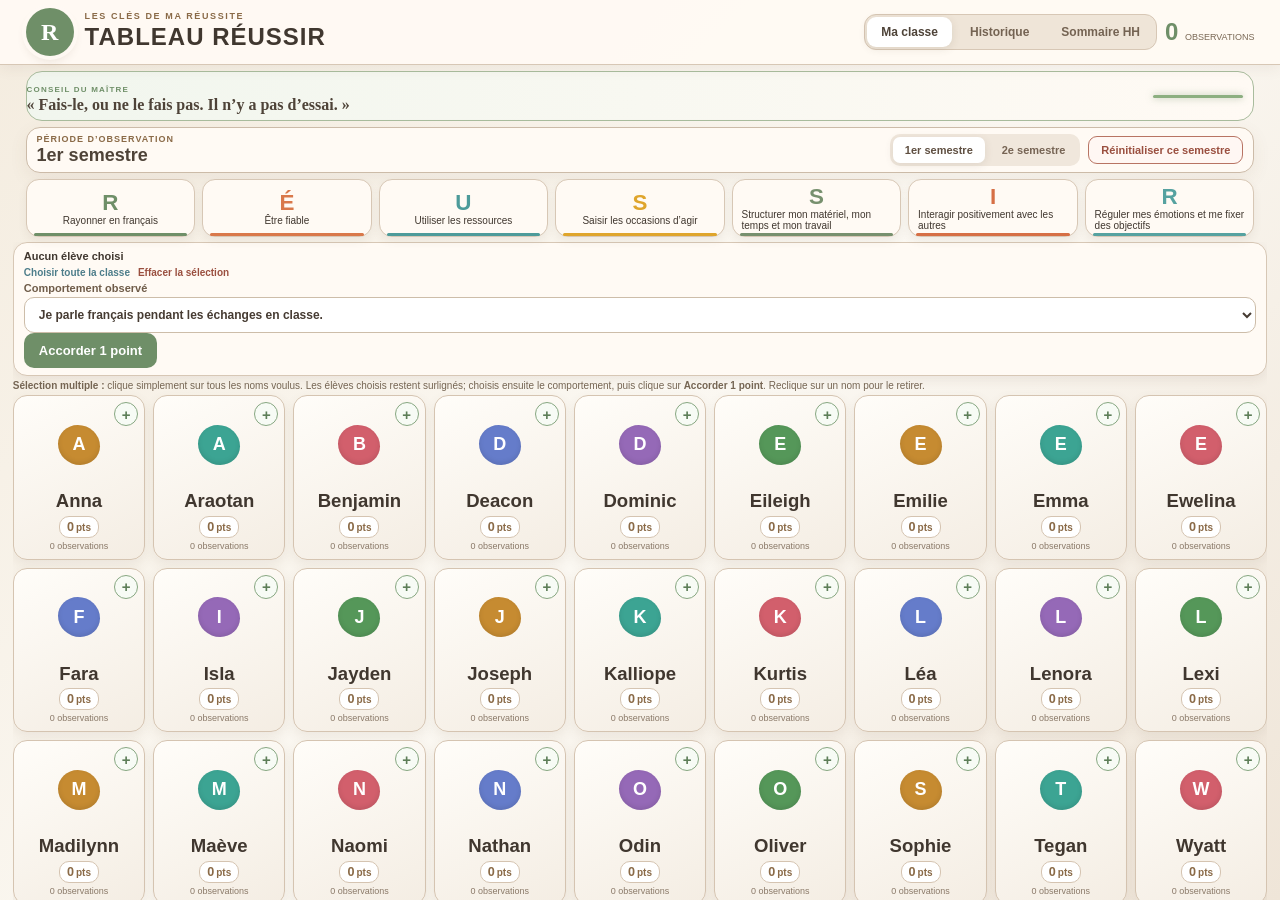
<file: index.html>
<!doctype html>
<html lang="fr">
<head>
  <meta charset="utf-8">
  <meta name="viewport" content="width=device-width,initial-scale=1">
  <meta name="description" content="Tableau autonome d’observation des habitudes de travail et habiletés d’apprentissage — RÉUSSIR.">
  <title>Tableau RÉUSSIR — Les clés de ma réussite</title>
  <link rel="stylesheet" href="styles.css?v=8">
  <link rel="stylesheet" href="override.css?v=8">
</head>
<body>
  <main>
    <header class="top">
      <div class="brand"><div class="mark">R</div><div><p class="eyebrow">LES CLÉS DE MA RÉUSSITE</p><h1>TABLEAU RÉUSSIR</h1><small>Classe de 5e année • Je fais de mon mieux, j’apprends et je grandis!</small></div></div>
      <nav class="tabs" aria-label="Sections du tableau">
        <button class="on" data-tab="class">Ma classe</button>
        <button data-tab="history">Historique</button>
        <button data-tab="summary">Sommaire HH</button>
      </nav>
      <div class="total"><b id="observation-count">0</b> observations</div>
    </header>

    <section class="yoda"><img src="yoda.png" alt="Yoda"><div><span>CONSEIL DU MAÎTRE</span><blockquote>« Fais-le, ou ne le fais pas. Il n’y a pas d’essai. »</blockquote></div><i class="saber"></i></section>
    <p class="mode-note"><b>MODE AUTONOME</b> — Aucun compte, serveur ou service d’intelligence artificielle. Les données restent dans ce navigateur.</p>

    <section class="semester-switch" aria-label="Choix du semestre">
      <div><span>PÉRIODE D’OBSERVATION</span><strong id="semester-title">1er semestre</strong></div>
      <div class="semester-actions">
        <div class="semester-buttons">
          <button class="on" data-semester="1">1er semestre</button>
          <button data-semester="2">2e semestre</button>
        </div>
        <button class="reset-button" id="reset-semester" type="button" title="Effacer toutes les observations du semestre affiché">Réinitialiser ce semestre</button>
      </div>
    </section>

    <section class="forces" id="forces" aria-label="Les sept clés de RÉUSSIR"></section>

    <section class="view active classView" id="view-class">
      <section class="awardbar">
        <div class="summary"><b id="selection-summary">Aucun élève choisi</b><div class="selection-actions"><button id="select-all">Choisir toute la classe</button><button id="clear-selection" type="button">Effacer la sélection</button></div></div>
        <label>Comportement observé<select id="behavior-select"></select></label>
        <button class="award" id="record-selected">Accorder 1 point</button>
      </section>
      <p class="hint"><b>Sélection multiple :</b> clique simplement sur tous les noms voulus. Les élèves choisis restent surlignés; choisis ensuite le comportement, puis clique sur <b>Accorder 1 point</b>. Reclique sur un nom pour le retirer.</p>
      <section class="grid" id="student-grid"></section>
    </section>

    <section class="view history" id="view-history">
      <div class="sectionTitle"><div><h2>Historique des observations — <span id="history-semester">1er semestre</span></h2><p>Les plus récentes apparaissent en premier.</p></div><button class="secondary export-csv">Exporter CSV pour Google Sheets</button></div>
      <div class="sheetStatus connected">Sauvegarde locale activée. Les observations du 1er et du 2e semestre sont conservées séparément.</div>
      <div class="logs" id="history-list"></div>
    </section>

    <section class="view summaryView" id="view-summary">
      <div class="sectionTitle"><div><h2>Sommaire RÉUSSIR — <span id="summary-semester">1er semestre</span></h2><p>Nombre de points accordés pour chaque clé pendant le semestre choisi.</p></div><button class="secondary export-csv">Exporter les observations</button></div>
      <div class="tableWrap"><table><thead id="summary-head"></thead><tbody id="summary-body"></tbody></table></div>
      <p class="professionalNote">Les points servent de trace d’observation. Le bulletin demeure fondé sur le jugement professionnel et l’ensemble des observations.</p>
    </section>
  </main>
  <div id="modal-root"></div>
  <div class="toast" id="toast" hidden></div>
  <script src="app.js?v=8"></script>
</body>
</html>
</file>
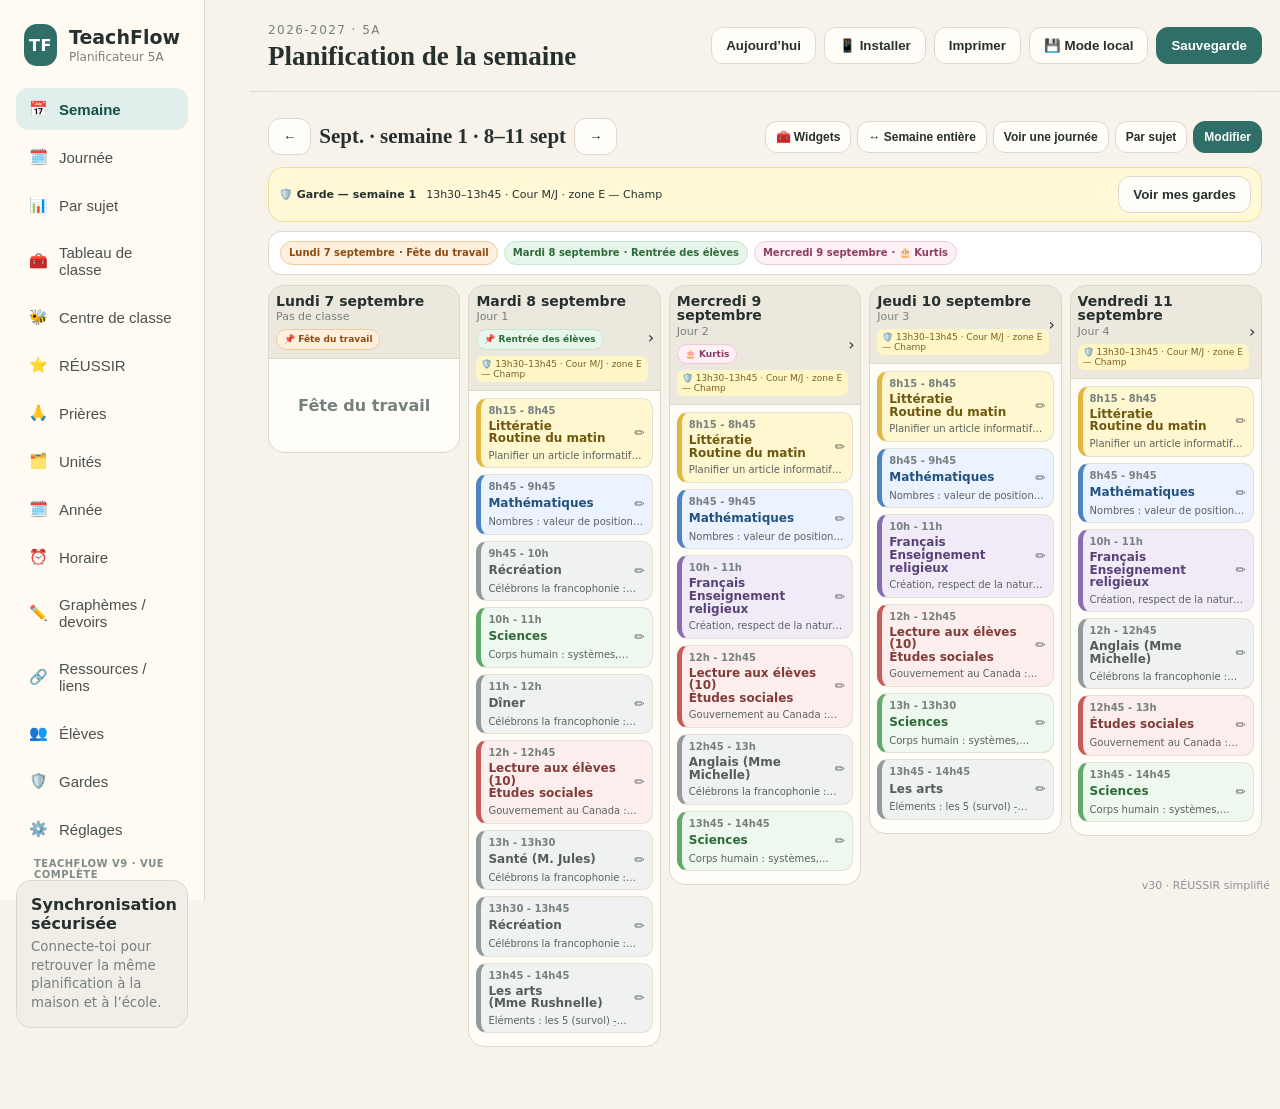
<file: Planificateur_5A_v30_REUSSIR_PLUS_GRAND_SIMPLIFIE (1)/index.html>
<!doctype html>
<html lang="fr">
<head>
  <meta charset="utf-8" />
  <meta name="viewport" content="width=device-width, initial-scale=1" />
  <meta name="theme-color" content="#2f6f68" />
  <title>TeachFlow — Planificateur 5A</title>
  <link rel="stylesheet" href="styles.css" />

<link rel="manifest" href="manifest.json">
<meta name="theme-color" content="#2f7f76">
<meta name="apple-mobile-web-app-capable" content="yes">
<meta name="apple-mobile-web-app-status-bar-style" content="default">
<meta name="apple-mobile-web-app-title" content="TeachFlow">
<link rel="apple-touch-icon" href="icon-192.png">

</head>
<body>
  <div id="app">
    <aside class="sidebar" id="sidebar">
      <div class="brand">
        <div class="brand-mark">TF</div>
        <div><strong>TeachFlow</strong><span>Planificateur 5A</span></div>
      </div>
      <nav class="nav" aria-label="Navigation principale">
        <button class="nav-item active" data-view="week">📅 <span>Semaine</span></button>
        <button class="nav-item" data-view="day">🗓️ <span>Journée</span></button>
        <button class="nav-item" data-view="subjects">📊 <span>Par sujet</span></button>
        <button class="nav-item" data-view="classboard">🧰 <span>Tableau de classe</span></button>
        <button class="nav-item" data-view="classhub">🐝 <span>Centre de classe</span></button>
        <button class="nav-item" data-view="reussir">⭐ <span>RÉUSSIR</span></button>
        <button class="nav-item" data-view="prayers">🙏 <span>Prières</span></button>
        <button class="nav-item" data-view="units">🗂️ <span>Unités</span></button>
        <button class="nav-item" data-view="annual">🗓️ <span>Année</span></button>
        <button class="nav-item" data-view="schedule">⏰ <span>Horaire</span></button>
        <button class="nav-item" data-view="homework">✏️ <span>Graphèmes / devoirs</span></button>
        <button class="nav-item" data-view="resources">🔗 <span>Ressources / liens</span></button>
        <button class="nav-item" data-view="students">👥 <span>Élèves</span></button>
        <button class="nav-item" data-view="guards">🛡️ <span>Gardes</span></button>
        <button class="nav-item" data-view="settings">⚙️ <span>Réglages</span></button>
      </nav>
      <div class="version-badge">TeachFlow v9 · vue complète</div>
      <div class="sidebar-bottom">
        <div class="privacy-card"><strong>Synchronisation sécurisée</strong><small>Connecte-toi pour retrouver la même planification à la maison et à l’école.</small></div>
      </div>
    </aside>

    <main class="main">
      <header class="topbar">
        <button class="icon-btn mobile-only" id="menuBtn" title="Menu">☰</button>
        <div class="top-title"><span id="eyebrow">2026–2027 · 5A</span><h1 id="pageTitle">Planification de la semaine</h1></div>
        <div class="top-actions">
          <button class="ghost-btn" id="todayBtn">Aujourd’hui</button><button class="ghost-btn mobile-install-btn" id="installAppBtn" onclick="installTeachFlow()">📱 Installer</button>
          <button class="ghost-btn" id="printBtn">Imprimer</button>
          <button class="ghost-btn" id="syncStatusBtn" disabled>☁️ Synchronisé</button><button class="primary-btn" id="exportBtn">Sauvegarde</button><button class="ghost-btn" id="logoutBtn">Déconnexion</button>
        </div>
      </header>
      <section class="content" id="content"></section>
    </main>
  </div>

  <dialog id="authDialog" class="dialog auth-dialog">
    <form method="dialog" id="authForm">
      <div class="dialog-head"><div><small>TeachFlow privé</small><h2 id="authTitle">Connexion</h2></div></div>
      <p id="authIntro" class="auth-intro">Connecte-toi pour synchroniser ta planification entre tes ordinateurs.</p>
      <div class="auth-fields">
        <label class="field-label" for="authUsername">Nom d’utilisateur</label>
        <input id="authUsername" class="search" autocomplete="username" placeholder="Lisa" />
        <label class="field-label" for="authPassword">Mot de passe</label>
        <input id="authPassword" class="search" type="password" autocomplete="current-password" placeholder="••••••••" />
        <label class="field-label setup-only" for="authPassword2" style="display:none">Confirmer le mot de passe</label>
        <input id="authPassword2" class="search setup-only" type="password" autocomplete="new-password" placeholder="••••••••" style="display:none" />
        <p id="authMessage" class="auth-message" aria-live="polite"></p>
      </div>
      <div class="dialog-actions"><button class="primary-btn" id="authSubmit" value="default" type="button">Se connecter</button></div>
    </form>
  </dialog>

  <dialog id="editDialog" class="dialog">
    <form method="dialog" id="editForm">
      <div class="dialog-head"><div><small id="editWeekLabel"></small><h2>Modifier la semaine</h2></div><button class="icon-btn" value="cancel" type="submit">✕</button></div>
      <div class="form-grid" id="editFields"></div>
      <div class="dialog-actions"><button class="ghost-btn" value="cancel" type="submit">Annuler</button><button class="primary-btn" id="saveEditBtn" value="default" type="button">Enregistrer</button></div>
    </form>
  </dialog>


  <dialog id="dayDialog" class="dialog">
    <form method="dialog" id="dayForm">
      <div class="dialog-head">
        <div><small id="dayCycleLabel"></small><h2 id="dayDialogTitle">Détails du jour</h2></div>
        <button class="icon-btn" value="cancel" type="submit">✕</button>
      </div>
      <div class="day-detail-grid">
        <section class="day-detail-panel day-editor-panel">
          <label class="field-label" for="dayRichEditor">Notes, rappels, matériel et ressources</label>
          <div class="rich-toolbar" id="dayRichToolbar" role="toolbar" aria-label="Outils de mise en forme">
            <select id="formatBlock" class="toolbar-select" aria-label="Style de paragraphe">
              <option value="p">¶ Paragraphe</option>
              <option value="h2">Titre</option>
              <option value="h3">Sous-titre</option>
            </select>
            <button type="button" data-cmd="bold" title="Gras"><strong>B</strong></button>
            <button type="button" data-cmd="italic" title="Italique"><em>I</em></button>
            <button type="button" data-cmd="underline" title="Souligné"><u>U</u></button>
            <button type="button" data-cmd="strikeThrough" title="Barré"><s>S</s></button>
            <span class="toolbar-sep"></span>
            <button type="button" data-cmd="insertOrderedList" title="Liste numérotée">1≡</button>
            <button type="button" data-cmd="insertUnorderedList" title="Liste à puces">•≡</button>
            <button type="button" data-cmd="outdent" title="Réduire le retrait">⇤</button>
            <button type="button" data-cmd="indent" title="Augmenter le retrait">⇥</button>
            <span class="toolbar-sep"></span>
            <button type="button" id="richAddImage" title="Ajouter une image">🖼</button>
            <button type="button" id="richAddTable" title="Insérer un tableau">▦</button>
            <button type="button" id="richAddLink" class="toolbar-link" title="Ajouter un lien">🔗</button>
            <button type="button" id="richSpecial" title="Caractère spécial">Ω</button>
            <span class="toolbar-sep"></span>
            <button type="button" data-cmd="justifyLeft" title="Aligner à gauche">☰</button>
            <button type="button" data-cmd="justifyCenter" title="Centrer">≡</button>
            <button type="button" data-cmd="justifyRight" title="Aligner à droite">☷</button>
            <button type="button" data-cmd="insertHorizontalRule" title="Ligne horizontale">―</button>
            <label class="color-tool" title="Surlignage">🖍<input id="hiliteColor" type="color" value="#fff2a8" aria-label="Couleur de surlignage"></label>
            <label class="color-tool" title="Couleur du texte">A<input id="fontColor" type="color" value="#263331" aria-label="Couleur du texte"></label>
            <select id="fontSize" class="toolbar-select small" aria-label="Taille du texte">
              <option value="3">A</option><option value="4">A+</option><option value="5">A++</option>
            </select>
            <button type="button" data-cmd="undo" title="Annuler">↶</button>
            <button type="button" data-cmd="redo" title="Rétablir">↷</button>
          </div>
          <div id="dayRichEditor" class="rich-editor" contenteditable="true" role="textbox" aria-multiline="true" data-placeholder="Ajoute les informations pour cette journée…"></div>
          <input id="richImageInput" type="file" accept="image/*" hidden />

          <div class="link-section">
            <div class="link-section-head"><label class="field-label">Liens rapides du jour</label><button class="ghost-btn small-action" id="addDayLink" type="button">+ Ajouter un lien</button></div>
            <div id="dayLinkList" class="day-link-list"></div>
          </div>
        </section>
        <section class="day-detail-panel">
          <label class="field-label" for="dayImages">Images privées synchronisées</label>
          <input id="dayImages" type="file" accept="image/*" multiple />
          <p class="helper-text">Les images sont conservées dans ton espace TeachFlow privé et ne sont pas publiées sur GitHub.</p>
          <div id="dayImageGallery" class="image-gallery"></div>
        </section>
      </div>
      <div class="dialog-actions">
        <button class="ghost-btn" value="cancel" type="submit">Annuler</button>
        <button class="primary-btn" id="saveDayBtn" value="default" type="button">Enregistrer la journée</button>
      </div>
    </form>
  </dialog>



  <dialog id="unitDialog" class="dialog">
    <form method="dialog" id="unitForm">
      <div class="dialog-head"><div><small>Planification par unité</small><h2 id="unitDialogTitle">Nouvelle unité</h2></div><button class="icon-btn" value="cancel" type="submit">✕</button></div>
      <div class="form-grid">
        <div class="form-field"><label for="unitTitle">Titre de l’unité</label><input id="unitTitle" class="search full-input" placeholder="Ex. Le corps humain"></div>
        <div class="form-field"><label for="unitSubject">Matière</label><select id="unitSubject" class="search full-input"><option>Français</option><option>Mathématiques</option><option>Sciences</option><option>Enseignement religieux</option><option>Études sociales</option><option>Arts</option><option>Éducation physique / Santé</option><option>Anglais</option><option>Autre</option></select></div>
        <div class="form-field"><label for="unitDates">Période / dates</label><input id="unitDates" class="search full-input" placeholder="Ex. Septembre · 3 semaines"></div>
        <div class="form-field"><label for="unitAssessment">Évaluation / produit final</label><input id="unitAssessment" class="search full-input" placeholder="Ex. Maquette annotée"></div>
      </div>
      <div class="form-field unit-editor-wrap"><label>Objectifs, leçons, ressources et notes</label>
        <div class="unit-toolbar"><button type="button" data-unit-cmd="bold"><strong>B</strong></button><button type="button" data-unit-cmd="italic"><em>I</em></button><button type="button" data-unit-cmd="underline"><u>U</u></button><button type="button" data-unit-cmd="insertUnorderedList">• Liste</button><button type="button" id="unitAddLink">🔗 Lien</button></div>
        <div id="unitRichEditor" class="rich-editor unit-rich-editor" contenteditable="true" data-placeholder="Ajoute les grandes idées, attentes, séquence de leçons, ressources, liens…"></div>
      </div>
      <div class="dialog-actions"><button class="ghost-btn" value="cancel" type="submit">Annuler</button><button class="primary-btn" id="saveUnitBtn" value="default" type="button">Enregistrer l’unité</button></div>
    </form>
  </dialog>

  <dialog id="planningDialog" class="dialog small-dialog">
    <form method="dialog">
      <div class="dialog-head"><div><small>Unité → planification</small><h2>Ajouter à ma planification</h2></div><button class="icon-btn" value="cancel">✕</button></div>
      <div class="form-field"><label for="planningWeekSelect">Semaine</label><select id="planningWeekSelect" class="search full-input"></select></div>
      <div class="form-field"><label for="planningFieldSelect">Partie de la matière</label><select id="planningFieldSelect" class="search full-input"></select></div>
      <div class="form-field"><label for="planningContent">Contenu à ajouter</label><textarea id="planningContent" class="large-textarea compact"></textarea></div>
      <div class="dialog-actions"><button class="ghost-btn" value="cancel">Annuler</button><button class="primary-btn" id="confirmAddPlanning" type="button">Ajouter</button></div>
    </form>
  </dialog>

  <dialog id="importDialog" class="dialog small-dialog">
    <form method="dialog">
      <div class="dialog-head"><div><small>Données locales</small><h2>Importer une sauvegarde</h2></div><button class="icon-btn" value="cancel">✕</button></div>
      <p>Choisis un fichier JSON exporté depuis TeachFlow. Il remplacera les modifications locales de ce navigateur.</p>
      <input id="importFile" type="file" accept="application/json,.json" />
      <div class="dialog-actions"><button class="ghost-btn" value="cancel">Annuler</button><button class="primary-btn" id="confirmImport" value="default" type="button">Importer</button></div>
    </form>
  </dialog>

  <script src="data.js"></script>
  <script src="app.js"></script>
<div style="position:fixed;right:10px;bottom:8px;font:11px system-ui;color:#6b7280;opacity:.75;z-index:9999">v30 · RÉUSSIR simplifié</div>

<dialog id="blockDialog" class="editor-dialog block-editor-dialog">
  <form method="dialog" class="dialog-card">
    <div class="dialog-head">
      <div>
        <h2 id="blockDialogTitle">Modifier le bloc</h2>
        <p id="blockDialogMeta" class="muted-copy"></p>
      </div>
      <button class="icon-btn" value="cancel" aria-label="Fermer">×</button>
    </div>

    <section class="block-existing">
      <strong>Planification déjà prévue</strong>
      <p id="blockExistingPlan"></p>
    </section>

    <div class="block-toolbar" aria-label="Mise en forme">
      <button type="button" id="blockBold" title="Gras"><strong>B</strong></button>
      <button type="button" id="blockItalic" title="Italique"><em>I</em></button>
      <button type="button" id="blockBullets" title="Liste à puces">• Liste</button>
      <button type="button" id="blockNumbered" title="Liste numérotée">1. Liste</button>
      <button type="button" id="blockAddLink" title="Ajouter un lien">🔗 Lien</button>
    </div>

    <label class="form-field">
      <span>Ajouter à ce bloc</span>
      <div id="blockRichEditor" class="rich-editor block-rich-editor" contenteditable="true" aria-label="Notes du bloc"></div>
    </label>

    <div class="block-links-section">
      <div class="section-head compact">
        <h3>Liens du bloc</h3>
        <button type="button" class="ghost-btn" id="addBlockLink">+ Ajouter un lien</button>
      </div>
      <div id="blockLinkList"></div>
    </div>

    <div class="dialog-actions">
      <button value="cancel" class="ghost-btn">Annuler</button>
      <button type="button" class="primary-btn" id="saveBlockBtn">Enregistrer dans ce bloc</button>
    </div>
  </form>
</dialog>

<dialog id="classMessageDialog" class="class-message-dialog"><div class="class-message-card"><button class="icon-btn class-message-close" type="button" onclick="this.closest('dialog').close()" aria-label="Fermer">×</button><div id="classMessageBig"></div></div></dialog>
<script>
if ('serviceWorker' in navigator) {
  window.addEventListener('load',()=>navigator.serviceWorker.register('./sw.js').catch(()=>{}));
}
let deferredInstallPrompt=null;
window.addEventListener('beforeinstallprompt',e=>{
  e.preventDefault(); deferredInstallPrompt=e;
  document.documentElement.classList.add('pwa-installable');
});
window.installTeachFlow=async function(){
  if(deferredInstallPrompt){
    deferredInstallPrompt.prompt();
    await deferredInstallPrompt.userChoice;
    deferredInstallPrompt=null;
    document.documentElement.classList.remove('pwa-installable');
  } else {
    alert("Sur iPhone : Safari → Partager → Ajouter à l’écran d’accueil.\nSur Android : menu du navigateur → Installer l’application.");
  }
};
</script>

</body>
</html>
</file>
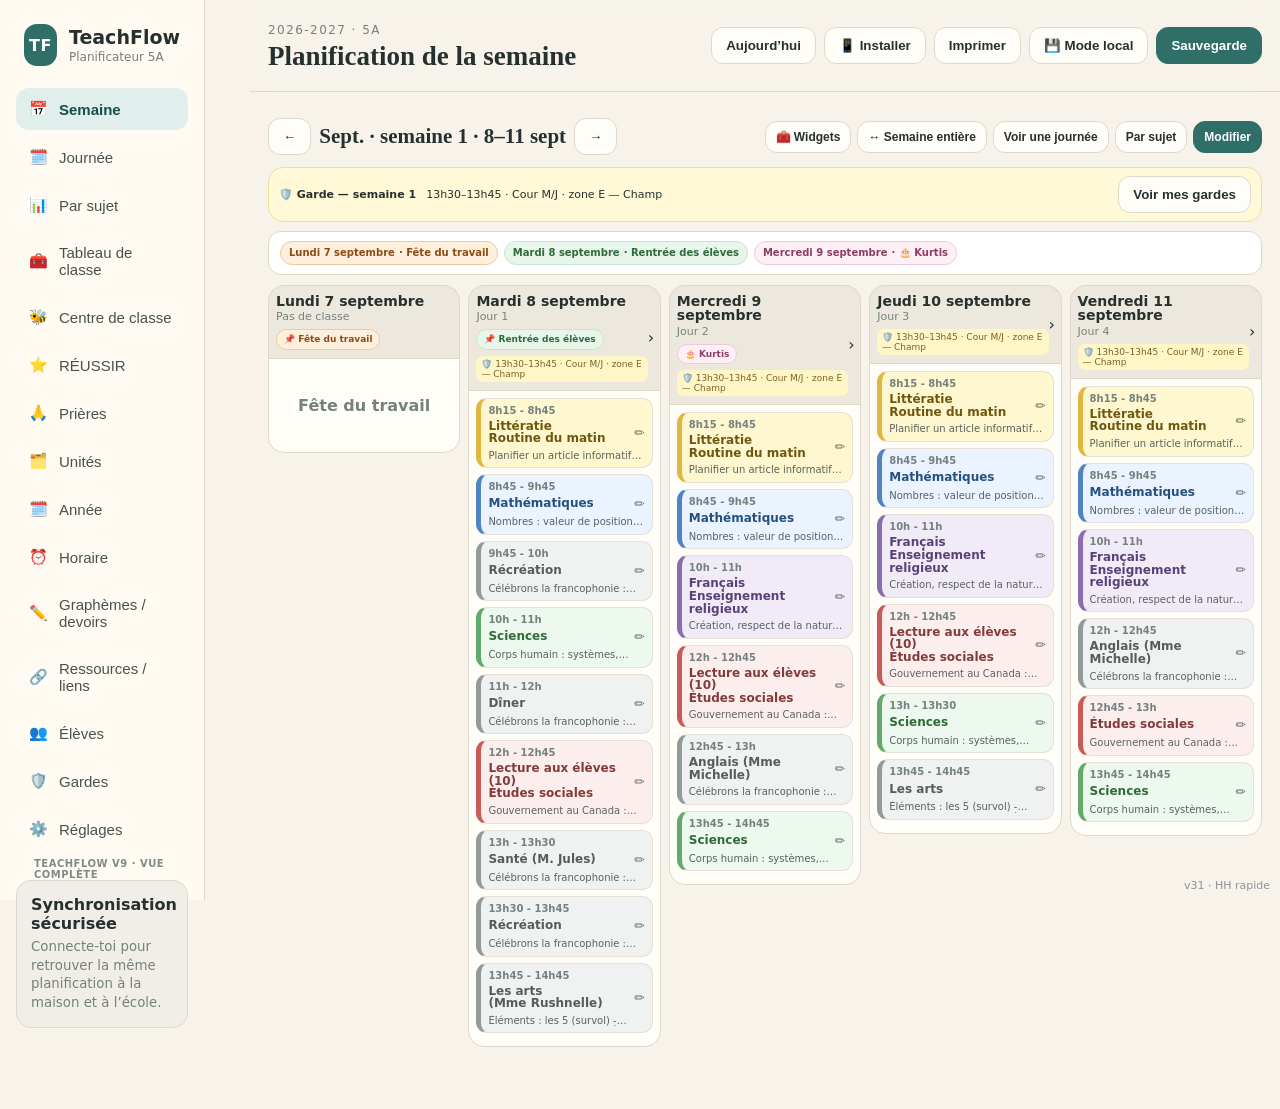
<file: Planificateur_5A_v31_HH_RAPIDE_SANS_MENU (1)/index.html>
<!doctype html>
<html lang="fr">
<head>
  <meta charset="utf-8" />
  <meta name="viewport" content="width=device-width, initial-scale=1" />
  <meta name="theme-color" content="#2f6f68" />
  <title>TeachFlow — Planificateur 5A</title>
  <link rel="stylesheet" href="styles.css" />

<link rel="manifest" href="manifest.json">
<meta name="theme-color" content="#2f7f76">
<meta name="apple-mobile-web-app-capable" content="yes">
<meta name="apple-mobile-web-app-status-bar-style" content="default">
<meta name="apple-mobile-web-app-title" content="TeachFlow">
<link rel="apple-touch-icon" href="icon-192.png">

</head>
<body>
  <div id="app">
    <aside class="sidebar" id="sidebar">
      <div class="brand">
        <div class="brand-mark">TF</div>
        <div><strong>TeachFlow</strong><span>Planificateur 5A</span></div>
      </div>
      <nav class="nav" aria-label="Navigation principale">
        <button class="nav-item active" data-view="week">📅 <span>Semaine</span></button>
        <button class="nav-item" data-view="day">🗓️ <span>Journée</span></button>
        <button class="nav-item" data-view="subjects">📊 <span>Par sujet</span></button>
        <button class="nav-item" data-view="classboard">🧰 <span>Tableau de classe</span></button>
        <button class="nav-item" data-view="classhub">🐝 <span>Centre de classe</span></button>
        <button class="nav-item" data-view="reussir">⭐ <span>RÉUSSIR</span></button>
        <button class="nav-item" data-view="prayers">🙏 <span>Prières</span></button>
        <button class="nav-item" data-view="units">🗂️ <span>Unités</span></button>
        <button class="nav-item" data-view="annual">🗓️ <span>Année</span></button>
        <button class="nav-item" data-view="schedule">⏰ <span>Horaire</span></button>
        <button class="nav-item" data-view="homework">✏️ <span>Graphèmes / devoirs</span></button>
        <button class="nav-item" data-view="resources">🔗 <span>Ressources / liens</span></button>
        <button class="nav-item" data-view="students">👥 <span>Élèves</span></button>
        <button class="nav-item" data-view="guards">🛡️ <span>Gardes</span></button>
        <button class="nav-item" data-view="settings">⚙️ <span>Réglages</span></button>
      </nav>
      <div class="version-badge">TeachFlow v9 · vue complète</div>
      <div class="sidebar-bottom">
        <div class="privacy-card"><strong>Synchronisation sécurisée</strong><small>Connecte-toi pour retrouver la même planification à la maison et à l’école.</small></div>
      </div>
    </aside>

    <main class="main">
      <header class="topbar">
        <button class="icon-btn mobile-only" id="menuBtn" title="Menu">☰</button>
        <div class="top-title"><span id="eyebrow">2026–2027 · 5A</span><h1 id="pageTitle">Planification de la semaine</h1></div>
        <div class="top-actions">
          <button class="ghost-btn" id="todayBtn">Aujourd’hui</button><button class="ghost-btn mobile-install-btn" id="installAppBtn" onclick="installTeachFlow()">📱 Installer</button>
          <button class="ghost-btn" id="printBtn">Imprimer</button>
          <button class="ghost-btn" id="syncStatusBtn" disabled>☁️ Synchronisé</button><button class="primary-btn" id="exportBtn">Sauvegarde</button><button class="ghost-btn" id="logoutBtn">Déconnexion</button>
        </div>
      </header>
      <section class="content" id="content"></section>
    </main>
  </div>

  <dialog id="authDialog" class="dialog auth-dialog">
    <form method="dialog" id="authForm">
      <div class="dialog-head"><div><small>TeachFlow privé</small><h2 id="authTitle">Connexion</h2></div></div>
      <p id="authIntro" class="auth-intro">Connecte-toi pour synchroniser ta planification entre tes ordinateurs.</p>
      <div class="auth-fields">
        <label class="field-label" for="authUsername">Nom d’utilisateur</label>
        <input id="authUsername" class="search" autocomplete="username" placeholder="Lisa" />
        <label class="field-label" for="authPassword">Mot de passe</label>
        <input id="authPassword" class="search" type="password" autocomplete="current-password" placeholder="••••••••" />
        <label class="field-label setup-only" for="authPassword2" style="display:none">Confirmer le mot de passe</label>
        <input id="authPassword2" class="search setup-only" type="password" autocomplete="new-password" placeholder="••••••••" style="display:none" />
        <p id="authMessage" class="auth-message" aria-live="polite"></p>
      </div>
      <div class="dialog-actions"><button class="primary-btn" id="authSubmit" value="default" type="button">Se connecter</button></div>
    </form>
  </dialog>

  <dialog id="editDialog" class="dialog">
    <form method="dialog" id="editForm">
      <div class="dialog-head"><div><small id="editWeekLabel"></small><h2>Modifier la semaine</h2></div><button class="icon-btn" value="cancel" type="submit">✕</button></div>
      <div class="form-grid" id="editFields"></div>
      <div class="dialog-actions"><button class="ghost-btn" value="cancel" type="submit">Annuler</button><button class="primary-btn" id="saveEditBtn" value="default" type="button">Enregistrer</button></div>
    </form>
  </dialog>


  <dialog id="dayDialog" class="dialog">
    <form method="dialog" id="dayForm">
      <div class="dialog-head">
        <div><small id="dayCycleLabel"></small><h2 id="dayDialogTitle">Détails du jour</h2></div>
        <button class="icon-btn" value="cancel" type="submit">✕</button>
      </div>
      <div class="day-detail-grid">
        <section class="day-detail-panel day-editor-panel">
          <label class="field-label" for="dayRichEditor">Notes, rappels, matériel et ressources</label>
          <div class="rich-toolbar" id="dayRichToolbar" role="toolbar" aria-label="Outils de mise en forme">
            <select id="formatBlock" class="toolbar-select" aria-label="Style de paragraphe">
              <option value="p">¶ Paragraphe</option>
              <option value="h2">Titre</option>
              <option value="h3">Sous-titre</option>
            </select>
            <button type="button" data-cmd="bold" title="Gras"><strong>B</strong></button>
            <button type="button" data-cmd="italic" title="Italique"><em>I</em></button>
            <button type="button" data-cmd="underline" title="Souligné"><u>U</u></button>
            <button type="button" data-cmd="strikeThrough" title="Barré"><s>S</s></button>
            <span class="toolbar-sep"></span>
            <button type="button" data-cmd="insertOrderedList" title="Liste numérotée">1≡</button>
            <button type="button" data-cmd="insertUnorderedList" title="Liste à puces">•≡</button>
            <button type="button" data-cmd="outdent" title="Réduire le retrait">⇤</button>
            <button type="button" data-cmd="indent" title="Augmenter le retrait">⇥</button>
            <span class="toolbar-sep"></span>
            <button type="button" id="richAddImage" title="Ajouter une image">🖼</button>
            <button type="button" id="richAddTable" title="Insérer un tableau">▦</button>
            <button type="button" id="richAddLink" class="toolbar-link" title="Ajouter un lien">🔗</button>
            <button type="button" id="richSpecial" title="Caractère spécial">Ω</button>
            <span class="toolbar-sep"></span>
            <button type="button" data-cmd="justifyLeft" title="Aligner à gauche">☰</button>
            <button type="button" data-cmd="justifyCenter" title="Centrer">≡</button>
            <button type="button" data-cmd="justifyRight" title="Aligner à droite">☷</button>
            <button type="button" data-cmd="insertHorizontalRule" title="Ligne horizontale">―</button>
            <label class="color-tool" title="Surlignage">🖍<input id="hiliteColor" type="color" value="#fff2a8" aria-label="Couleur de surlignage"></label>
            <label class="color-tool" title="Couleur du texte">A<input id="fontColor" type="color" value="#263331" aria-label="Couleur du texte"></label>
            <select id="fontSize" class="toolbar-select small" aria-label="Taille du texte">
              <option value="3">A</option><option value="4">A+</option><option value="5">A++</option>
            </select>
            <button type="button" data-cmd="undo" title="Annuler">↶</button>
            <button type="button" data-cmd="redo" title="Rétablir">↷</button>
          </div>
          <div id="dayRichEditor" class="rich-editor" contenteditable="true" role="textbox" aria-multiline="true" data-placeholder="Ajoute les informations pour cette journée…"></div>
          <input id="richImageInput" type="file" accept="image/*" hidden />

          <div class="link-section">
            <div class="link-section-head"><label class="field-label">Liens rapides du jour</label><button class="ghost-btn small-action" id="addDayLink" type="button">+ Ajouter un lien</button></div>
            <div id="dayLinkList" class="day-link-list"></div>
          </div>
        </section>
        <section class="day-detail-panel">
          <label class="field-label" for="dayImages">Images privées synchronisées</label>
          <input id="dayImages" type="file" accept="image/*" multiple />
          <p class="helper-text">Les images sont conservées dans ton espace TeachFlow privé et ne sont pas publiées sur GitHub.</p>
          <div id="dayImageGallery" class="image-gallery"></div>
        </section>
      </div>
      <div class="dialog-actions">
        <button class="ghost-btn" value="cancel" type="submit">Annuler</button>
        <button class="primary-btn" id="saveDayBtn" value="default" type="button">Enregistrer la journée</button>
      </div>
    </form>
  </dialog>



  <dialog id="unitDialog" class="dialog">
    <form method="dialog" id="unitForm">
      <div class="dialog-head"><div><small>Planification par unité</small><h2 id="unitDialogTitle">Nouvelle unité</h2></div><button class="icon-btn" value="cancel" type="submit">✕</button></div>
      <div class="form-grid">
        <div class="form-field"><label for="unitTitle">Titre de l’unité</label><input id="unitTitle" class="search full-input" placeholder="Ex. Le corps humain"></div>
        <div class="form-field"><label for="unitSubject">Matière</label><select id="unitSubject" class="search full-input"><option>Français</option><option>Mathématiques</option><option>Sciences</option><option>Enseignement religieux</option><option>Études sociales</option><option>Arts</option><option>Éducation physique / Santé</option><option>Anglais</option><option>Autre</option></select></div>
        <div class="form-field"><label for="unitDates">Période / dates</label><input id="unitDates" class="search full-input" placeholder="Ex. Septembre · 3 semaines"></div>
        <div class="form-field"><label for="unitAssessment">Évaluation / produit final</label><input id="unitAssessment" class="search full-input" placeholder="Ex. Maquette annotée"></div>
      </div>
      <div class="form-field unit-editor-wrap"><label>Objectifs, leçons, ressources et notes</label>
        <div class="unit-toolbar"><button type="button" data-unit-cmd="bold"><strong>B</strong></button><button type="button" data-unit-cmd="italic"><em>I</em></button><button type="button" data-unit-cmd="underline"><u>U</u></button><button type="button" data-unit-cmd="insertUnorderedList">• Liste</button><button type="button" id="unitAddLink">🔗 Lien</button></div>
        <div id="unitRichEditor" class="rich-editor unit-rich-editor" contenteditable="true" data-placeholder="Ajoute les grandes idées, attentes, séquence de leçons, ressources, liens…"></div>
      </div>
      <div class="dialog-actions"><button class="ghost-btn" value="cancel" type="submit">Annuler</button><button class="primary-btn" id="saveUnitBtn" value="default" type="button">Enregistrer l’unité</button></div>
    </form>
  </dialog>

  <dialog id="planningDialog" class="dialog small-dialog">
    <form method="dialog">
      <div class="dialog-head"><div><small>Unité → planification</small><h2>Ajouter à ma planification</h2></div><button class="icon-btn" value="cancel">✕</button></div>
      <div class="form-field"><label for="planningWeekSelect">Semaine</label><select id="planningWeekSelect" class="search full-input"></select></div>
      <div class="form-field"><label for="planningFieldSelect">Partie de la matière</label><select id="planningFieldSelect" class="search full-input"></select></div>
      <div class="form-field"><label for="planningContent">Contenu à ajouter</label><textarea id="planningContent" class="large-textarea compact"></textarea></div>
      <div class="dialog-actions"><button class="ghost-btn" value="cancel">Annuler</button><button class="primary-btn" id="confirmAddPlanning" type="button">Ajouter</button></div>
    </form>
  </dialog>

  <dialog id="importDialog" class="dialog small-dialog">
    <form method="dialog">
      <div class="dialog-head"><div><small>Données locales</small><h2>Importer une sauvegarde</h2></div><button class="icon-btn" value="cancel">✕</button></div>
      <p>Choisis un fichier JSON exporté depuis TeachFlow. Il remplacera les modifications locales de ce navigateur.</p>
      <input id="importFile" type="file" accept="application/json,.json" />
      <div class="dialog-actions"><button class="ghost-btn" value="cancel">Annuler</button><button class="primary-btn" id="confirmImport" value="default" type="button">Importer</button></div>
    </form>
  </dialog>

  <script src="data.js"></script>
  <script src="app.js"></script>
<div style="position:fixed;right:10px;bottom:8px;font:11px system-ui;color:#6b7280;opacity:.75;z-index:9999">v31 · HH rapide</div>

<dialog id="blockDialog" class="editor-dialog block-editor-dialog">
  <form method="dialog" class="dialog-card">
    <div class="dialog-head">
      <div>
        <h2 id="blockDialogTitle">Modifier le bloc</h2>
        <p id="blockDialogMeta" class="muted-copy"></p>
      </div>
      <button class="icon-btn" value="cancel" aria-label="Fermer">×</button>
    </div>

    <section class="block-existing">
      <strong>Planification déjà prévue</strong>
      <p id="blockExistingPlan"></p>
    </section>

    <div class="block-toolbar" aria-label="Mise en forme">
      <button type="button" id="blockBold" title="Gras"><strong>B</strong></button>
      <button type="button" id="blockItalic" title="Italique"><em>I</em></button>
      <button type="button" id="blockBullets" title="Liste à puces">• Liste</button>
      <button type="button" id="blockNumbered" title="Liste numérotée">1. Liste</button>
      <button type="button" id="blockAddLink" title="Ajouter un lien">🔗 Lien</button>
    </div>

    <label class="form-field">
      <span>Ajouter à ce bloc</span>
      <div id="blockRichEditor" class="rich-editor block-rich-editor" contenteditable="true" aria-label="Notes du bloc"></div>
    </label>

    <div class="block-links-section">
      <div class="section-head compact">
        <h3>Liens du bloc</h3>
        <button type="button" class="ghost-btn" id="addBlockLink">+ Ajouter un lien</button>
      </div>
      <div id="blockLinkList"></div>
    </div>

    <div class="dialog-actions">
      <button value="cancel" class="ghost-btn">Annuler</button>
      <button type="button" class="primary-btn" id="saveBlockBtn">Enregistrer dans ce bloc</button>
    </div>
  </form>
</dialog>

<dialog id="classMessageDialog" class="class-message-dialog"><div class="class-message-card"><button class="icon-btn class-message-close" type="button" onclick="this.closest('dialog').close()" aria-label="Fermer">×</button><div id="classMessageBig"></div></div></dialog>
<script>
if ('serviceWorker' in navigator) {
  window.addEventListener('load',()=>navigator.serviceWorker.register('./sw.js').catch(()=>{}));
}
let deferredInstallPrompt=null;
window.addEventListener('beforeinstallprompt',e=>{
  e.preventDefault(); deferredInstallPrompt=e;
  document.documentElement.classList.add('pwa-installable');
});
window.installTeachFlow=async function(){
  if(deferredInstallPrompt){
    deferredInstallPrompt.prompt();
    await deferredInstallPrompt.userChoice;
    deferredInstallPrompt=null;
    document.documentElement.classList.remove('pwa-installable');
  } else {
    alert("Sur iPhone : Safari → Partager → Ajouter à l’écran d’accueil.\nSur Android : menu du navigateur → Installer l’application.");
  }
};
</script>

</body>
</html>
</file>
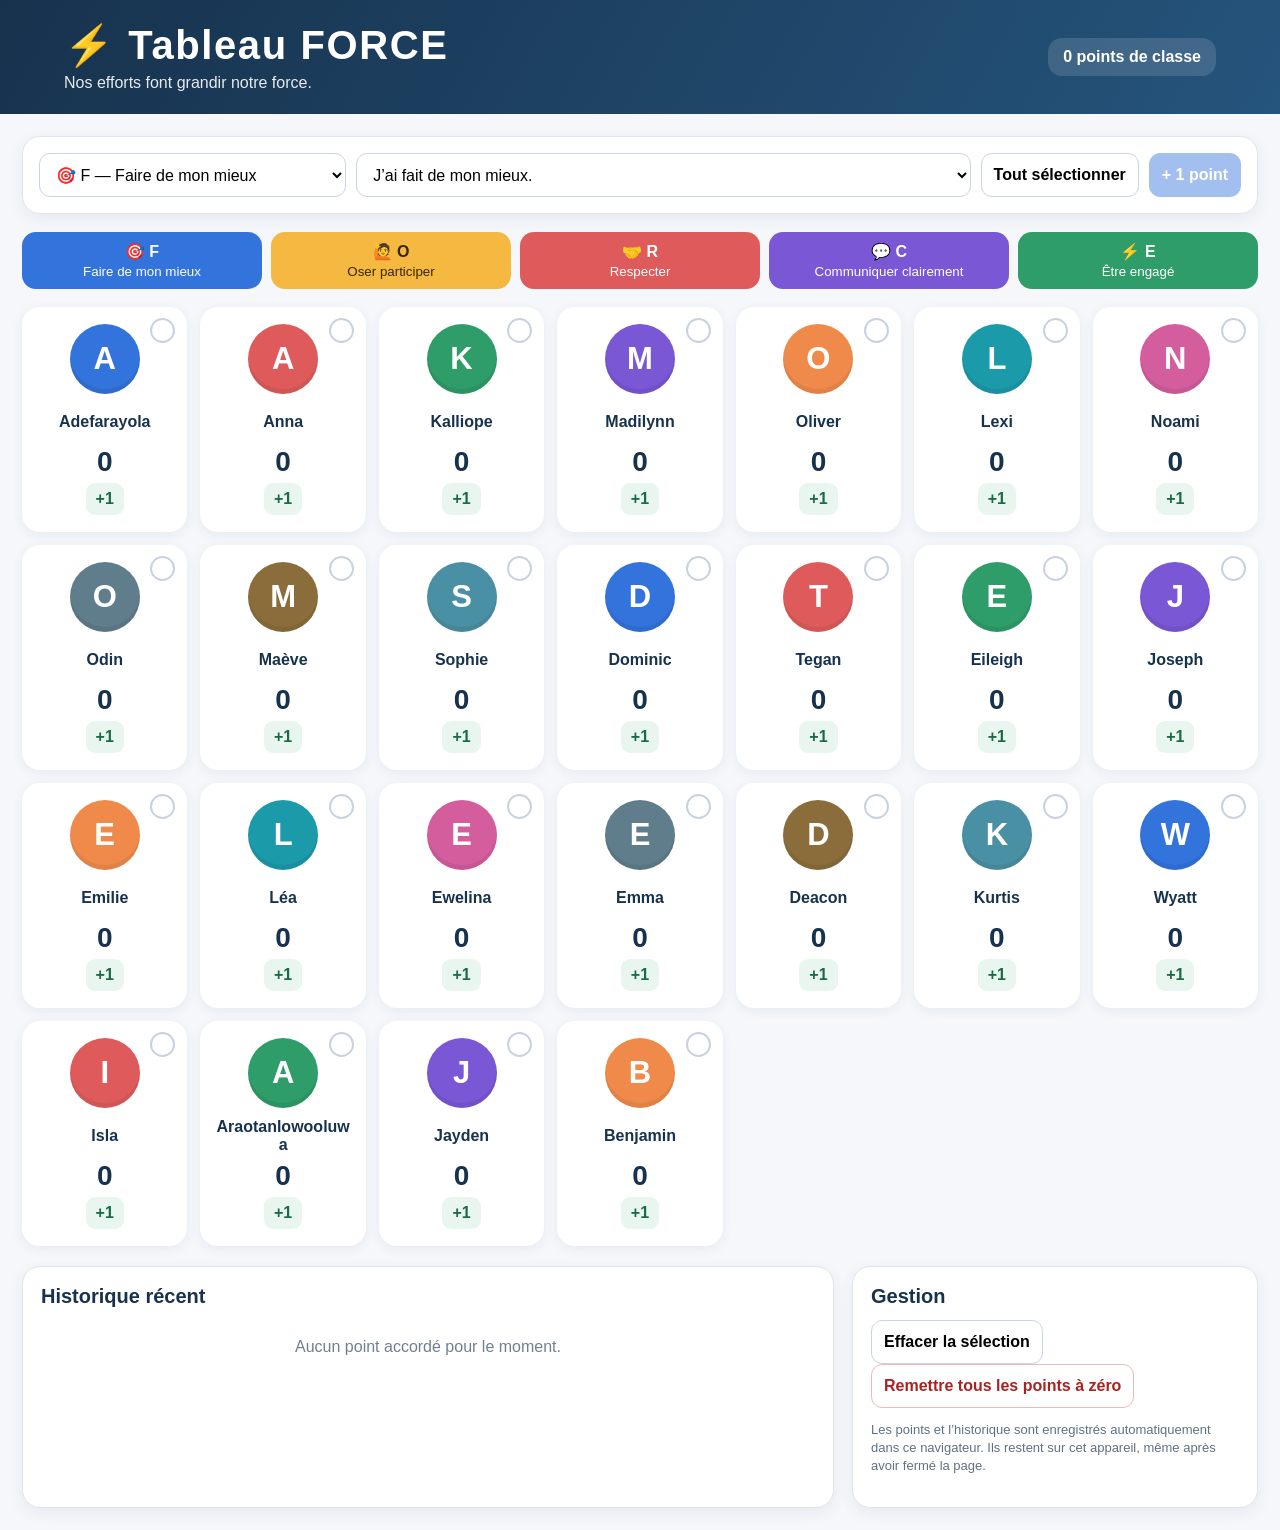
<file: index(1).html>
<!doctype html>
<html lang="fr">
<head>
  <meta charset="utf-8">
  <meta name="viewport" content="width=device-width,initial-scale=1">
  <title>Tableau FORCE</title>
  <style>
    :root{--ink:#17324d;--bg:#f5f7fb;--card:#fff;--gold:#f5b942;--blue:#3273dc;--green:#2e9d69;--red:#df5b5b;--purple:#7957d5;--teal:#1b9aaa}
    *{box-sizing:border-box}body{margin:0;font-family:Inter,Arial,sans-serif;color:var(--ink);background:var(--bg)}button,select{font:inherit}
    header{background:linear-gradient(120deg,#17324d,#25547c);color:#fff;padding:22px 5vw;display:flex;align-items:center;justify-content:space-between;gap:18px;flex-wrap:wrap}
    h1{margin:0;font-size:clamp(25px,4vw,40px);letter-spacing:.04em}.subtitle{opacity:.9;margin-top:5px}.total{background:#fff2;padding:10px 15px;border-radius:14px;font-weight:800}
    main{max-width:1500px;margin:auto;padding:22px}.toolbar,.panel{background:var(--card);border:1px solid #dfe5ec;border-radius:18px;box-shadow:0 5px 16px #17324d12}
    .toolbar{padding:16px;display:grid;grid-template-columns:minmax(210px,1fr) minmax(220px,2fr) auto auto;gap:10px;align-items:center;position:sticky;top:8px;z-index:5}
    select,.btn{min-height:44px;border:1px solid #cbd5e1;border-radius:11px;padding:9px 12px;background:#fff}.btn{cursor:pointer;font-weight:800}.btn.primary{background:var(--blue);border-color:var(--blue);color:#fff}.btn:disabled{opacity:.45;cursor:not-allowed}.btn:hover:not(:disabled){filter:brightness(.96)}
    .force-key{display:grid;grid-template-columns:repeat(5,1fr);gap:9px;margin:18px 0}.force-chip{color:#fff;border-radius:14px;padding:10px;text-align:center;font-weight:800}.force-chip small{display:block;font-weight:500;margin-top:3px}.F{background:var(--blue)}.O{background:var(--gold);color:#352600}.R{background:var(--red)}.C{background:var(--purple)}.E{background:var(--green)}
    .grid{display:grid;grid-template-columns:repeat(auto-fill,minmax(150px,1fr));gap:13px}.student{background:#fff;border:3px solid transparent;border-radius:18px;padding:14px 10px;text-align:center;cursor:pointer;position:relative;box-shadow:0 3px 12px #17324d12;transition:.15s}.student:hover{transform:translateY(-2px)}.student.selected{border-color:var(--blue);background:#edf5ff}.check{position:absolute;top:8px;right:9px;width:25px;height:25px;border-radius:50%;border:2px solid #c8d2df;background:#fff;color:#fff;font-weight:900}.selected .check{background:var(--blue);border-color:var(--blue)}
    .avatar{width:70px;height:70px;margin:0 auto 8px;border-radius:50%;display:grid;place-items:center;font-size:31px;font-weight:900;color:#fff;box-shadow:inset 0 -5px #0001}.name{font-weight:800;min-height:39px;display:grid;place-items:center;overflow-wrap:anywhere}.points{font-size:28px;font-weight:900;margin:5px 0}.quick{border:0;border-radius:9px;background:#e9f6ef;color:#196a46;font-weight:900;padding:7px 10px;cursor:pointer}
    .bottom{display:grid;grid-template-columns:2fr 1fr;gap:18px;margin-top:20px}.panel{padding:18px}h2{margin:0 0 12px;font-size:20px}.history{max-height:320px;overflow:auto}.event{display:grid;grid-template-columns:1fr auto;gap:8px;padding:10px 0;border-bottom:1px solid #edf0f4;font-size:14px}.undo{border:0;background:#fff0f0;color:#a22;border-radius:8px;padding:6px 9px;cursor:pointer}.empty{color:#708090;text-align:center;padding:18px}
    .settings label{display:block;margin:10px 0 5px;font-weight:700}.danger{color:#a22;border-color:#eabbbb}.note{font-size:13px;color:#617183;line-height:1.4}.toast{position:fixed;right:20px;bottom:20px;background:#17324d;color:#fff;padding:12px 16px;border-radius:12px;opacity:0;transform:translateY(12px);pointer-events:none;transition:.2s;z-index:20}.toast.show{opacity:1;transform:none}
    @media(max-width:850px){.toolbar{grid-template-columns:1fr 1fr}.force-key{grid-template-columns:repeat(2,1fr)}.bottom{grid-template-columns:1fr}}
    @media(max-width:520px){main{padding:12px}.toolbar{position:static;grid-template-columns:1fr}.grid{grid-template-columns:repeat(2,1fr)}.force-key{grid-template-columns:1fr}.avatar{width:58px;height:58px}}
  </style>
</head>
<body>
  <header><div><h1>⚡ Tableau FORCE</h1><div class="subtitle">Nos efforts font grandir notre force.</div></div><div class="total"><span id="classTotal">0</span> points de classe</div></header>
  <main>
    <section class="toolbar" aria-label="Attribution de points">
      <select id="category" aria-label="Catégorie FORCE"></select>
      <select id="behaviour" aria-label="Comportement"></select>
      <button class="btn" id="selectAll">Tout sélectionner</button>
      <button class="btn primary" id="award" disabled>+ 1 point</button>
    </section>
    <div class="force-key" aria-label="Signification de FORCE">
      <div class="force-chip F">🎯 F<small>Faire de mon mieux</small></div><div class="force-chip O">🙋 O<small>Oser participer</small></div><div class="force-chip R">🤝 R<small>Respecter</small></div><div class="force-chip C">💬 C<small>Communiquer clairement</small></div><div class="force-chip E">⚡ E<small>Être engagé</small></div>
    </div>
    <section class="grid" id="students" aria-label="Élèves"></section>
    <section class="bottom">
      <div class="panel"><h2>Historique récent</h2><div class="history" id="history"></div></div>
      <div class="panel settings"><h2>Gestion</h2><button class="btn" id="clearSelection">Effacer la sélection</button> <button class="btn danger" id="reset">Remettre tous les points à zéro</button><p class="note">Les points et l’historique sont enregistrés automatiquement dans ce navigateur. Ils restent sur cet appareil, même après avoir fermé la page.</p></div>
    </section>
  </main>
  <div class="toast" id="toast" role="status"></div>
  <script>
    const students=['Adefarayola','Anna','Kalliope','Madilynn','Oliver','Lexi','Noami','Odin','Maève','Sophie','Dominic','Tegan','Eileigh','Joseph','Emilie','Léa','Ewelina','Emma','Deacon','Kurtis','Wyatt','Isla','Araotanlowooluwa','Jayden','Benjamin'];
    const behaviours={
      F:{label:'🎯 F — Faire de mon mieux',items:['J’ai fait de mon mieux.','J’ai persévéré malgré une difficulté.','J’ai utilisé une stratégie enseignée.','J’ai vérifié et amélioré mon travail.']},
      O:{label:'🙋 O — Oser participer',items:['J’ai partagé une idée.','J’ai posé une question pertinente.','J’ai essayé même sans être certain·e.','J’ai relevé un nouveau défi.']},
      R:{label:'🤝 R — Respecter',items:['J’ai respecté les autres.','J’ai pris soin du matériel et de l’environnement.','J’ai écouté attentivement.','J’ai posé un geste bienveillant.']},
      C:{label:'💬 C — Communiquer clairement',items:['J’ai expliqué clairement ma pensée.','J’ai utilisé un ton et des mots appropriés.','J’ai écouté avant de répondre.','J’ai contribué positivement à mon équipe.']},
      E:{label:'⚡ E — Être engagé',items:['J’ai commencé rapidement la tâche.','Je suis demeuré·e concentré·e.','J’ai utilisé mon temps efficacement.','J’ai accompli ma responsabilité avec autonomie.']}
    };
    const colours=['#3273dc','#df5b5b','#2e9d69','#7957d5','#f08a4b','#1b9aaa','#d45d9e','#607d8b','#8a6d3b','#4a90a4'];
    const KEY='tableau-force-classe-2026-v1'; let state=JSON.parse(localStorage.getItem(KEY)||'null')||{points:{},history:[]}; let selected=new Set();
    students.forEach(n=>state.points[n]??=0);
    const $=s=>document.querySelector(s); const save=()=>localStorage.setItem(KEY,JSON.stringify(state));
    function initials(n){return n.split(/\s+/).map(x=>x[0]).join('').slice(0,2).toUpperCase()}
    function renderStudents(){ $('#students').innerHTML=students.map((n,i)=>`<article class="student ${selected.has(n)?'selected':''}" tabindex="0" data-name="${n}" aria-pressed="${selected.has(n)}"><span class="check">✓</span><div class="avatar" style="background:${colours[i%colours.length]}">${initials(n)}</div><div class="name">${n}</div><div class="points">${state.points[n]}</div><button class="quick" data-quick="${n}" title="Ajouter le comportement choisi">+1</button></article>`).join(''); $('#classTotal').textContent=students.reduce((a,n)=>a+state.points[n],0); $('#award').disabled=!selected.size; $('#award').textContent=selected.size?`+ 1 à ${selected.size} élève${selected.size>1?'s':''}`:'+ 1 point'; }
    function renderHistory(){const h=state.history.slice(0,50); $('#history').innerHTML=h.length?h.map((e,i)=>`<div class="event"><div><b>${e.names.join(', ')}</b><br>${e.force} · ${e.behaviour}<br><small>${new Date(e.time).toLocaleString('fr-CA')}</small></div><button class="undo" data-undo="${i}">Annuler</button></div>`).join(''):'<div class="empty">Aucun point accordé pour le moment.</div>';}
    function fillCategories(){ $('#category').innerHTML=Object.entries(behaviours).map(([k,v])=>`<option value="${k}">${v.label}</option>`).join(''); fillBehaviours();}
    function fillBehaviours(){const k=$('#category').value; $('#behaviour').innerHTML=behaviours[k].items.map(x=>`<option>${x}</option>`).join('');}
    function award(names){if(!names.length)return; const force=$('#category').value,behaviour=$('#behaviour').value; names.forEach(n=>state.points[n]++);state.history.unshift({names:[...names],force,behaviour,time:Date.now()});save();renderStudents();renderHistory();toast(`+1 point : ${names.length} élève${names.length>1?'s':''}`)}
    function toast(t){$('#toast').textContent=t;$('#toast').classList.add('show');setTimeout(()=>$('#toast').classList.remove('show'),1800)}
    $('#category').addEventListener('change',fillBehaviours); $('#students').addEventListener('click',e=>{const q=e.target.dataset.quick;if(q){e.stopPropagation();award([q]);return}const card=e.target.closest('.student');if(card){const n=card.dataset.name;selected.has(n)?selected.delete(n):selected.add(n);renderStudents()}}); $('#students').addEventListener('keydown',e=>{if((e.key==='Enter'||e.key===' ')&&e.target.classList.contains('student')){e.preventDefault();e.target.click()}});
    $('#award').onclick=()=>award([...selected]); $('#selectAll').onclick=()=>{selected.size===students.length?selected.clear():students.forEach(n=>selected.add(n));renderStudents()}; $('#clearSelection').onclick=()=>{selected.clear();renderStudents()};
    $('#history').onclick=e=>{if(!e.target.dataset.undo)return;const idx=+e.target.dataset.undo,event=state.history[idx];event.names.forEach(n=>state.points[n]=Math.max(0,state.points[n]-1));state.history.splice(idx,1);save();renderStudents();renderHistory();toast('Point annulé')};
    $('#reset').onclick=()=>{if(confirm('Remettre tous les points à zéro et effacer l’historique?')){students.forEach(n=>state.points[n]=0);state.history=[];selected.clear();save();renderStudents();renderHistory()}};
    fillCategories();renderStudents();renderHistory();save();
  </script>
</body>
</html>
</file>
<file: styles.css>
:root{--paper:#f7f1e8;--cream:#fffaf4;--ink:#40372f;--muted:#7a6855;--line:#d7c7b5;--accent:#6f8f68;--blue:#4d7d8a;--gold:#c99643}*{box-sizing:border-box}html,body{margin:0;min-height:100%;font-family:Arial,Helvetica,sans-serif;color:var(--ink);background:linear-gradient(135deg,#f4ecdf,#fbf8f2 52%,#efe5d8)}button,select{font:inherit}button{cursor:pointer}.top{width:100%;padding:10px 2vw;display:grid;grid-template-columns:1fr auto auto;align-items:center;gap:16px;background:rgba(255,250,244,.96);border-bottom:1px solid var(--line);box-shadow:0 3px 14px rgba(90,70,50,.08);z-index:5}.brand{display:flex;align-items:center;gap:12px;min-width:0}.mark{width:48px;height:48px;border-radius:50%;display:grid;place-items:center;background:#6f8f68;color:#fff;font:900 24px Georgia,serif;box-shadow:0 0 0 5px rgba(111,143,104,.12)}.eyebrow{margin:0;color:#8a6a47;font-size:9px;font-weight:900;letter-spacing:1.8px}.brand h1{margin:2px 0 1px;font-size:22px;letter-spacing:1px}.brand small{color:var(--muted)}.tabs{display:flex;gap:4px;padding:4px;background:#efe5d8;border:1px solid var(--line);border-radius:12px}.tabs button{border:0;background:transparent;color:#746352;padding:8px 12px;border-radius:9px;font-weight:800}.tabs button.on{background:#fff;color:#4e4338;box-shadow:0 2px 8px rgba(90,70,50,.12)}.total{text-align:right;color:var(--muted);font-size:9px;text-transform:uppercase;white-space:nowrap}.total b{display:inline-block;color:#6f8f68;font-size:24px;margin-right:4px}.yoda{width:min(1600px,96vw);height:54px;margin:7px auto 0;display:flex;align-items:center;gap:12px;overflow:hidden;border:1px solid #a9bc9d;border-radius:16px;background:linear-gradient(90deg,#f1f6ee,#fffaf4)}.yoda img{display:none}.yoda span{color:#6f8f68;font-size:8px;letter-spacing:1.2px;font-weight:900}.yoda blockquote{margin:2px 0;color:#4e4338;font:700 16px Georgia,serif}.saber{margin-left:auto;margin-right:18px;width:110px;height:4px;border-radius:4px;background:#8caf80;box-shadow:0 0 7px rgba(111,143,104,.55)}.forces{width:min(1600px,96vw);margin:7px auto 0;display:grid;grid-template-columns:repeat(7,minmax(0,1fr));gap:7px}.forces div{position:relative;background:#fffaf4;border:1px solid var(--line);border-radius:13px;min-width:0;box-shadow:0 4px 10px rgba(90,70,50,.07)}.forces div::before{content:"";position:absolute;left:9px;right:9px;bottom:0;height:3px;background:var(--c);border-radius:4px}.forces b{color:var(--c)}.awardbar{background:#fffaf4;border:1px solid var(--line);box-shadow:0 5px 14px rgba(90,70,50,.08)}.awardbar label{color:#6f5c49;font-weight:800}.awardbar select{width:100%;border:1px solid #cdbda9;background:#fff;color:#463b32}.award{border:0;background:#6f8f68;color:#fff;font-weight:900}.summary{display:flex;flex-direction:column}.hint{color:#756553}.grid{display:grid}.student{position:relative;background:linear-gradient(155deg,#fffdf9,#f4ede3);border:1px solid #d5c4b1;text-align:center;box-shadow:0 4px 12px rgba(90,70,50,.08);user-select:none}.student:hover{border-color:#9bb295;box-shadow:0 6px 16px rgba(90,70,50,.12)}.avatar{margin:auto;border-radius:47% 53%;display:grid;place-items:center;color:#fff;font-weight:900}.student h2{color:#40372f}.score{display:inline-flex;gap:2px;align-items:baseline;background:#fff;border:1px solid #d5c4b1;color:#8a6a47;font-weight:900}.count{display:block;color:#8a7968}.quick{position:absolute;border:1px solid #87a781;border-radius:50%;background:#f7fbf5;color:#5d7e58;font-weight:900}.check{display:none;position:absolute}.history,.summaryView{width:min(1400px,96vw);margin:12px auto 30px}.sectionTitle{display:flex;justify-content:space-between;align-items:center;gap:12px}.sectionTitle h2{margin-bottom:3px}.sectionTitle p{margin-top:0;color:var(--muted)}.secondary{border:1px solid #a9bc9d;background:#f7faf4;color:#5e7759;padding:9px 12px;border-radius:10px;font-weight:800}.sheetStatus,.professionalNote{padding:10px 12px;background:#fffaf4;border:1px solid var(--line);border-radius:12px;color:var(--muted)}.logs article{display:grid;grid-template-columns:42px 1fr auto auto;gap:12px;align-items:center;background:#fffaf4;border-bottom:1px solid var(--line);padding:12px}.badge{width:38px;height:38px;border-radius:10px;display:grid;place-items:center;color:white;font-weight:900}.logs p,.logs small{margin:2px 0;color:var(--muted)}.logs button{border:1px solid var(--line);background:#fff;color:#705e4d;padding:6px 8px;border-radius:8px}.tableWrap{overflow:auto;background:#fff;border:1px solid var(--line);border-radius:14px}.tableWrap table{width:100%;border-collapse:collapse}.tableWrap th,.tableWrap td{padding:8px;border-bottom:1px solid #eadfd2;text-align:center}.tableWrap th:first-child{text-align:left}.tableWrap thead th{background:#f7f0e7}.tableWrap th small{display:block;font-size:8px;color:#846f5d}.modalbg{position:fixed;inset:0;background:rgba(50,40,32,.62);z-index:30;display:grid;place-items:center;padding:20px}.modal{width:min(760px,100%);max-height:90vh;overflow:auto;background:#fffaf4;border:1px solid var(--line);border-radius:20px;padding:22px;box-shadow:0 22px 60px rgba(0,0,0,.22)}.modal h2{color:#6f8f68}.modalList h3{margin:16px 0 5px}.modalList button{width:100%;display:flex;justify-content:space-between;gap:12px;border:0;border-top:1px solid #e3d7ca;background:#fffaf4;color:#40372f;padding:10px;text-align:left}.toast{position:fixed;left:50%;bottom:24px;transform:translateX(-50%);z-index:40;background:#4e4338;color:#fff;padding:11px 18px;border-radius:10px;box-shadow:0 10px 26px rgba(0,0,0,.2)}.toast[hidden]{display:none}
@media(max-width:899px){.top{display:flex;flex-wrap:wrap}.tabs{order:3;width:100%}.tabs button{flex:1}.total{margin-left:auto}.forces{grid-template-columns:repeat(2,1fr)}.grid{grid-template-columns:repeat(2,1fr);gap:8px;padding-bottom:20px}.student{padding:12px;border-radius:12px}.avatar{width:48px;height:44px;font-size:20px}.student h2{font-size:14px}.score{padding:3px 7px;border-radius:8px}.quick{width:25px;height:25px;right:6px;top:6px}.yoda{height:auto;padding:9px 12px}.saber{display:none}}
</file>
<file: override.css>
.view{display:none}.view.active{display:block}.history.active,.summaryView.active{display:block}
.empty{padding:24px;color:#7a6855;background:#fffaf4;border:1px solid #ccbba8;border-radius:14px;box-shadow:0 10px 28px rgba(111,87,63,.12)}
.mode-note{width:min(1180px,96vw);margin:8px auto 0;padding:7px 10px;color:#6b7e60;background:#f7faf4;border:1px solid #a9bc9d;border-radius:12px;font-size:10px}
.mode-note b{color:#8a6a47}
.semester-switch{width:min(1180px,96vw);margin:7px auto 0;padding:7px 10px;display:flex;align-items:center;justify-content:space-between;gap:12px;background:#fffaf4;border:1px solid #ccbba8;border-radius:14px;box-shadow:0 6px 18px rgba(111,87,63,.08)}
.semester-switch span{display:block;font-size:8px;letter-spacing:1px;font-weight:800;color:#8a6a47}.semester-switch strong{display:block;margin-top:1px;font-size:14px;color:#4e4338}
.semester-actions{display:flex;align-items:center;gap:8px;flex-wrap:wrap;justify-content:flex-end}.semester-buttons{display:flex;gap:5px;padding:3px;background:#f0e7dc;border-radius:10px}.semester-buttons button{border:0;background:transparent;color:#766454;padding:5px 9px;border-radius:7px;font-size:10px;font-weight:800}.semester-buttons button.on{background:#fff;color:#5f4f41;box-shadow:0 2px 8px rgba(95,79,65,.12)}
.reset-button{border:1px solid #b87463;background:#fff7f3;color:#9a4f3f;padding:6px 9px;border-radius:9px;font-size:10px;font-weight:800}
.forces div{display:flex;flex-direction:column;align-items:center;justify-content:center;gap:1px}.forces b{margin:0;font-size:1rem;line-height:1;font-weight:900}.forces span{font-size:8px!important;line-height:1.05;margin:0!important;max-width:150px}.forces small{display:none}.meaning-note{margin:4px 0 8px;font-size:12px;color:#7a6855;font-weight:700}
.selection-actions{display:flex;gap:8px;flex-wrap:wrap;margin-top:2px}.selection-actions button{border:0;background:none;color:#4d7d8a;font-weight:800;padding:0;font-size:9px}#clear-selection{color:#9a4f3f}#selection-summary{display:block;max-width:280px;line-height:1.2}
.student{cursor:pointer;transition:transform .1s ease,border-color .1s ease,box-shadow .1s ease,background .1s ease}.student.selected{transform:translateY(-1px);border-width:2px}.student.selected .check{display:grid!important;width:20px;height:20px;place-items:center;border-radius:50%;background:#fff;color:#6f8f68;font-weight:900;box-shadow:0 2px 6px rgba(0,0,0,.12)}
.student:focus-visible,.quick:focus-visible,.tabs button:focus-visible,.semester-buttons button:focus-visible,.award:focus-visible,.secondary:focus-visible{outline:3px solid #c9906e;outline-offset:2px}
.modalList button:focus-visible{outline:2px solid #c9906e;outline-offset:-2px}

/* VUE CLASSE TRÈS COMPACTE — 26 élèves visibles d'un coup sur ordinateur */
@media (min-width:900px){
  .top{padding:4px 2vw;gap:8px;min-height:48px;grid-template-columns:1fr auto auto}
  .mark{width:34px;height:34px;font-size:17px;box-shadow:0 0 0 4px rgba(255,250,244,.9),0 5px 10px rgba(115,94,69,.14)}
  .brand{gap:8px}.eyebrow{font-size:7px;letter-spacing:1.2px}.brand h1{font-size:15px;margin:1px 0}.brand small{display:none}
  .tabs{padding:2px}.tabs button{padding:5px 8px;font-size:9px}.total{font-size:7px}.total b{font-size:16px}
  .yoda{width:min(1180px,96vw);min-height:36px;height:36px;margin:4px auto 0;border-radius:12px;gap:8px}
  .yoda img{width:54px;height:36px}.yoda span{font-size:6px;letter-spacing:.8px}.yoda blockquote{font-size:10px;margin:0}.saber{width:60px;height:2px;margin-right:10px}
  .mode-note{display:none}
  .semester-switch{margin-top:4px;min-height:32px;padding:4px 8px}.semester-switch strong{font-size:12px}.semester-switch span{font-size:7px}.semester-buttons button,.reset-button{padding:4px 7px;font-size:8px}
  .forces{width:min(1180px,96vw);margin:4px auto 0;grid-template-columns:repeat(7,1fr);gap:4px}
  .forces div{padding:3px 2px 2px;border-radius:9px;min-height:32px}.forces div::before{height:2px;left:7px;right:7px}.forces b{font-size:.85rem}.forces span{font-size:7px!important}
  .awardbar{position:static;width:min(1180px,96vw);margin:4px auto 2px;padding:5px 7px;gap:6px;grid-template-columns:145px minmax(220px,1fr) 135px auto;border-radius:12px;box-shadow:0 4px 12px rgba(71,56,42,.08)}
  .awardbar label{font-size:8px}.awardbar select{margin-top:1px;padding:5px 6px;font-size:8px;border-radius:8px}.award{padding:6px 9px;font-size:9px;border-radius:8px}.summary{gap:1px;font-size:8px}.summary button{font-size:7px}
  .hint{width:min(1180px,96vw);margin:1px auto 3px;font-size:7px;line-height:1.1}
  .grid{width:min(1180px,96vw);margin:0 auto 6px;display:grid;grid-template-columns:repeat(9,minmax(0,1fr));gap:3px;align-content:start}
  .student{padding:3px 2px 3px;border-radius:7px;min-height:60px;box-shadow:0 3px 8px rgba(111,87,63,.07)}
  .student::after{inset:auto 8px 0 8px;height:2px}
  .avatar{width:25px;height:23px;font-size:11px;box-shadow:inset 0 -2px 5px rgba(0,0,0,.1)}
  .student h2{margin:2px 0 1px;font-size:7.5px;line-height:1;white-space:nowrap;overflow:hidden;text-overflow:ellipsis}
  .score{font-size:9px;padding:1px 3px;border-radius:6px}.score small{font-size:5px}.count{margin-top:1px!important;font-size:5.5px!important}
  .quick{width:14px;height:14px;right:2px;top:2px;font-size:9px;line-height:1;border-width:1px}.check{left:2px;top:2px;font-size:8px}
}
@media (min-width:1050px){.grid{grid-template-columns:repeat(10,minmax(0,1fr))}}
@media (min-width:1280px){.grid{grid-template-columns:repeat(13,minmax(0,1fr))}.student{min-height:64px}.student h2{font-size:8px}}
@media (max-width:899px){.semester-switch{align-items:stretch;flex-direction:column}.semester-actions{width:100%;justify-content:stretch}.semester-buttons{flex:1}.semester-buttons button{flex:1}.reset-button{width:100%}}

/* VUE GRAND ÉCRAN — utilise l'espace disponible sans défilement */
@media (min-width:1200px){
  .top{padding:8px 2vw;min-height:68px}
  .mark{width:48px;height:48px;font-size:24px}
  .brand{gap:11px}.eyebrow{font-size:9px;letter-spacing:1.6px}.brand h1{font-size:24px;margin:2px 0}.tabs button{padding:8px 14px;font-size:12px}.total{font-size:9px}.total b{font-size:24px}
  .yoda{width:min(1600px,96vw);height:54px;min-height:54px;margin:7px auto 0;gap:12px;border-radius:16px}
  .yoda img{width:82px;height:54px}.yoda span{font-size:8px;letter-spacing:1.2px}.yoda blockquote{font-size:16px}.saber{width:90px;height:3px}
  .semester-switch{width:min(1600px,96vw);margin-top:7px;min-height:46px;padding:7px 11px;border-radius:14px}.semester-switch strong{font-size:18px}.semester-switch span{font-size:9px}.semester-buttons button,.reset-button{padding:7px 12px;font-size:11px}
  .forces{width:min(1600px,96vw);margin:7px auto 0;gap:7px}
  .forces div{padding:7px 5px 6px;border-radius:13px;min-height:54px}.forces div::before{height:3px}.forces b{font-size:1.4rem}.forces span{font-size:10px!important;line-height:1.1}
  .awardbar{width:min(1600px,96vw);margin:7px auto 4px;padding:8px 10px;gap:10px;grid-template-columns:210px minmax(420px,1fr) 200px;border-radius:14px}
  .awardbar label{font-size:11px}.awardbar select{padding:9px 10px;font-size:12px;border-radius:10px}.award{padding:10px 15px;font-size:13px;border-radius:10px}.summary{font-size:11px}.summary button{font-size:10px}.selection-actions button{font-size:10px}
  .hint{width:min(1600px,96vw);margin:3px auto 6px;font-size:10px;line-height:1.15}
  .grid{width:min(1600px,96vw);margin:0 auto 10px;grid-template-columns:repeat(9,minmax(0,1fr));gap:8px}
  .student{min-height:132px;padding:10px 7px 9px;border-radius:14px;display:flex;flex-direction:column;justify-content:center;box-shadow:0 5px 12px rgba(111,87,63,.09)}
  .student::after{inset:auto 12px 0 12px;height:4px}
  .avatar{width:46px;height:44px;font-size:20px}
  .student h2{margin:7px 0 5px;font-size:16px;line-height:1.05;white-space:nowrap;overflow:visible;text-overflow:clip}
  .score{font-size:14px;padding:3px 7px;border-radius:8px}.score small{font-size:8px}.count{margin-top:4px!important;font-size:10px!important}
  .quick{width:23px;height:23px;right:6px;top:6px;font-size:14px}.check{left:6px;top:6px;font-size:12px}
}

@media (min-width:1500px){
  .grid{grid-template-columns:repeat(9,minmax(0,1fr));gap:9px}
  .student{min-height:138px}
  .student h2{font-size:17px}
  .avatar{width:48px;height:46px;font-size:21px}
}

/* VERSION 4 — remplit réellement la hauteur de l'écran */
@media (min-width:1200px){
  .grid{
    width:min(1600px,96vw) !important;
    height:calc(100vh - 405px) !important;
    min-height:500px !important;
    margin:0 auto 8px !important;
    display:grid !important;
    grid-template-columns:repeat(9,minmax(0,1fr)) !important;
    grid-template-rows:repeat(3,minmax(0,1fr)) !important;
    gap:10px !important;
    align-content:stretch !important;
  }
  .student{
    min-height:0 !important;
    height:100% !important;
    padding:14px 8px 12px !important;
    border-radius:16px !important;
    display:flex !important;
    flex-direction:column !important;
    align-items:center !important;
    justify-content:center !important;
  }
  .avatar{width:62px !important;height:58px !important;font-size:28px !important}
  .student h2{margin:10px 0 8px !important;font-size:20px !important;line-height:1.05 !important;font-weight:900 !important;white-space:nowrap !important;overflow:visible !important;text-overflow:clip !important}
  .score{font-size:18px !important;padding:5px 10px !important;border-radius:10px !important}
  .score small{font-size:10px !important}
  .count{margin-top:7px !important;font-size:12px !important}
  .quick{width:29px !important;height:29px !important;right:8px !important;top:8px !important;font-size:18px !important}
  .check{left:8px !important;top:8px !important;font-size:14px !important}
}
@media (min-width:1500px){
  .grid{height:calc(100vh - 410px) !important;min-height:520px !important;gap:11px !important}
  .student h2{font-size:21px !important}
  .avatar{width:66px !important;height:62px !important;font-size:30px !important}
  .score{font-size:19px !important}
  .count{font-size:13px !important}
}


/* VERSION 5 — la page de classe tient complètement dans l'écran */
@media (min-width:1200px){
  html,body{height:100%}
  body{overflow:hidden}
  main{
    height:100vh;
    display:grid;
    grid-template-rows:auto auto auto auto 1fr;
    overflow:hidden;
  }
  #view-class.classView{
    width:min(1600px,96vw);
    margin:4px auto 0;
    min-height:0;
    display:grid !important;
    grid-template-rows:auto auto 1fr;
    align-items:stretch;
    overflow:hidden;
  }
  .awardbar,
  .hint,
  .grid{
    width:100% !important;
  }
  .awardbar{margin:4px 0 3px !important}
  .hint{margin:0 0 4px !important}
  .grid{
    height:100% !important;
    min-height:0 !important;
    margin:0 !important;
    grid-template-columns:repeat(9,minmax(0,1fr)) !important;
    grid-template-rows:repeat(3,minmax(0,1fr)) !important;
    gap:10px !important;
    align-content:stretch !important;
    align-items:stretch !important;
  }
  .student{
    height:100% !important;
    min-height:0 !important;
    padding:12px 8px 10px !important;
  }
}
@media (min-width:1500px){
  .grid{gap:11px !important}
}

/* VERSION 8 — 27 élèves, 9 × 3, remplit vraiment tout l'écran */
@media (min-width:1200px){
  html,body{height:100vh!important;min-height:100vh!important;overflow:hidden!important}
  main{height:100vh!important;min-height:0!important;display:grid!important;grid-template-rows:auto auto auto auto minmax(0,1fr)!important;overflow:hidden!important}
  .mode-note{display:none!important}
  .top{min-height:64px!important}
  .yoda{height:50px!important;min-height:50px!important;margin-top:6px!important}
  .semester-switch{margin-top:6px!important;min-height:42px!important;padding:6px 10px!important}
  .forces{margin-top:6px!important;min-height:48px!important}
  .forces div{min-height:48px!important;padding:6px 4px 5px!important}
  #view-class.classView{width:min(1800px,98vw)!important;height:100%!important;min-height:0!important;margin:5px auto 0!important;display:grid!important;grid-template-rows:auto auto minmax(0,1fr)!important;overflow:hidden!important}
  .awardbar{width:100%!important;margin:0 0 4px!important;padding:7px 10px!important;grid-template-columns:240px minmax(440px,1fr) 190px!important}
  .hint{width:100%!important;margin:0 0 4px!important;font-size:10px!important}
  .grid{width:100%!important;height:100%!important;min-height:0!important;margin:0!important;display:grid!important;grid-template-columns:repeat(9,minmax(0,1fr))!important;grid-template-rows:repeat(3,minmax(0,1fr))!important;gap:8px!important;align-items:stretch!important;align-content:stretch!important}
  .student{height:100%!important;min-height:0!important;padding:8px 5px!important;border-radius:14px!important;display:flex!important;flex-direction:column!important;align-items:center!important;justify-content:center!important}
  .avatar{width:clamp(42px,4.2vh,62px)!important;height:clamp(40px,4vh,58px)!important;font-size:clamp(18px,2vh,28px)!important}
  .student h2{margin:clamp(3px,.8vh,8px) 0 clamp(2px,.6vh,5px)!important;font-size:clamp(12px,1.45vw,19px)!important;line-height:1!important;white-space:nowrap!important;overflow:visible!important;text-overflow:clip!important}
  .score{font-size:clamp(12px,1.4vh,17px)!important;padding:3px 7px!important}
  .count{margin-top:3px!important;font-size:clamp(8px,1vh,11px)!important}
  .quick{width:24px!important;height:24px!important;right:6px!important;top:6px!important;font-size:15px!important}
}
@media (min-width:1600px){
  #view-class.classView,.forces,.semester-switch,.yoda{width:min(1900px,98vw)!important}
  .grid{gap:10px!important}
  .student h2{font-size:19px!important}
}
</file>
<file: Planificateur_5A_v30_REUSSIR_PLUS_GRAND_SIMPLIFIE (1)/styles.css>
:root{--bg:#f7f3eb;--panel:#fffdf8;--ink:#26302f;--muted:#75817f;--teal:#2f6f68;--teal2:#e0efeb;--terracotta:#c97858;--line:#ded8ca;--shadow:0 10px 32px rgba(52,61,58,.08);--radius:18px;--sidebar:250px}
*{box-sizing:border-box}body{margin:0;background:var(--bg);color:var(--ink);font-family:Inter,ui-sans-serif,system-ui,-apple-system,BlinkMacSystemFont,"Segoe UI",sans-serif}.sidebar{position:fixed;inset:0 auto 0 0;width:var(--sidebar);background:#fffaf2;border-right:1px solid var(--line);padding:22px 16px;display:flex;flex-direction:column;z-index:20}.brand{display:flex;align-items:center;gap:12px;padding:2px 8px 22px}.brand-mark{width:42px;height:42px;border-radius:13px;background:var(--teal);color:white;display:grid;place-items:center;font-weight:800;letter-spacing:.5px}.brand strong{font-size:19px;display:block}.brand span{display:block;color:var(--muted);font-size:12px;margin-top:2px}.nav{display:grid;gap:6px}.nav-item{border:0;background:transparent;border-radius:13px;padding:12px 13px;text-align:left;font-size:15px;color:#495250;cursor:pointer;display:flex;gap:11px;align-items:center}.nav-item:hover{background:#f1eee7}.nav-item.active{background:var(--teal2);color:#164f49;font-weight:700}.sidebar-bottom{margin-top:auto}.privacy-card{background:#f1eee7;border:1px solid var(--line);padding:14px;border-radius:15px}.privacy-card strong,.privacy-card small{display:block}.privacy-card small{color:var(--muted);margin-top:5px;line-height:1.4}.main{margin-left:var(--sidebar);min-height:100vh}.topbar{height:92px;display:flex;align-items:center;justify-content:space-between;padding:16px 28px;border-bottom:1px solid var(--line);background:rgba(247,243,235,.92);backdrop-filter:blur(10px);position:sticky;top:0;z-index:10}.top-title span{font-size:12px;color:var(--muted);text-transform:uppercase;letter-spacing:.12em}.top-title h1{font-family:Georgia,"Times New Roman",serif;font-size:27px;margin:3px 0 0}.top-actions{display:flex;gap:8px}.ghost-btn,.primary-btn,.icon-btn{border-radius:12px;border:1px solid var(--line);padding:10px 14px;background:var(--panel);color:var(--ink);font-weight:700;cursor:pointer}.ghost-btn:hover{background:#f1eee7}.primary-btn{background:var(--teal);border-color:var(--teal);color:white}.primary-btn:hover{filter:brightness(.96)}.icon-btn{padding:8px 10px}.content{padding:26px 28px 56px;max-width:1600px;margin:auto}.week-toolbar{display:flex;align-items:center;justify-content:space-between;gap:14px;margin-bottom:18px}.week-nav{display:flex;align-items:center;gap:8px}.week-nav strong{font-family:Georgia,serif;font-size:21px;min-width:230px;text-align:center}.search{border:1px solid var(--line);background:var(--panel);padding:10px 13px;border-radius:12px;min-width:230px}.week-grid{display:grid;grid-template-columns:repeat(5,minmax(230px,1fr));gap:14px;align-items:start;overflow-x:auto;padding-bottom:6px}.day-column{min-width:230px}.day-head{display:flex;justify-content:space-between;align-items:center;padding:12px 14px;background:#ece8de;border:1px solid var(--line);border-bottom:0;border-radius:16px 16px 0 0}.day-head strong{font-size:14px}.day-head small{color:var(--muted)}.day-body{background:var(--panel);border:1px solid var(--line);border-radius:0 0 16px 16px;padding:10px;min-height:640px}.lesson-card{border:1px solid #e7e0d5;background:white;border-radius:13px;padding:11px 12px;margin-bottom:9px;box-shadow:0 2px 8px rgba(60,60,55,.04);cursor:pointer;transition:.15s}.lesson-card:hover{transform:translateY(-1px);box-shadow:0 6px 16px rgba(60,60,55,.08)}.lesson-card .subject{font-size:11px;font-weight:800;text-transform:uppercase;letter-spacing:.07em;color:var(--teal);margin-bottom:5px}.lesson-card p{font-size:13px;line-height:1.4;margin:0;white-space:pre-line}.lesson-card .mini{font-size:11px;color:var(--muted);margin-top:7px}.summary-strip{display:grid;grid-template-columns:repeat(4,1fr);gap:12px;margin:0 0 18px}.summary-card{background:var(--panel);border:1px solid var(--line);border-radius:15px;padding:14px 16px}.summary-card small{display:block;color:var(--muted);font-size:11px;text-transform:uppercase;letter-spacing:.07em}.summary-card strong{display:block;margin-top:5px;font-size:14px}.section-card{background:var(--panel);border:1px solid var(--line);border-radius:var(--radius);box-shadow:var(--shadow);overflow:hidden;margin-bottom:18px}.section-head{padding:18px 20px;border-bottom:1px solid var(--line);display:flex;align-items:center;justify-content:space-between}.section-head h2{font-family:Georgia,serif;margin:0;font-size:22px}.table-wrap{overflow:auto}.data-table{width:100%;border-collapse:collapse;min-width:950px}.data-table th,.data-table td{text-align:left;vertical-align:top;padding:12px 14px;border-bottom:1px solid #ebe6dc;font-size:13px;line-height:1.4;white-space:pre-line}.data-table th{position:sticky;top:0;background:#f6f1e8;font-size:11px;text-transform:uppercase;letter-spacing:.06em}.month-card-grid{display:grid;grid-template-columns:repeat(2,minmax(0,1fr));gap:14px}.month-card{background:var(--panel);border:1px solid var(--line);border-radius:16px;padding:18px}.month-card h3{font-family:Georgia,serif;margin:0 0 12px;font-size:21px}.month-fields{display:grid;grid-template-columns:repeat(2,minmax(0,1fr));gap:10px}.field-box{background:#faf7f1;border:1px solid #ebe4d8;border-radius:12px;padding:10px}.field-box small{display:block;color:var(--muted);font-size:10px;text-transform:uppercase;letter-spacing:.06em;margin-bottom:4px}.field-box div{font-size:12px;line-height:1.4;white-space:pre-line}.empty-state{padding:50px 22px;text-align:center}.empty-state h2{font-family:Georgia,serif;font-size:25px}.empty-state p{max-width:620px;margin:8px auto 18px;color:var(--muted);line-height:1.6}.settings-grid{display:grid;grid-template-columns:repeat(2,minmax(0,1fr));gap:15px}.setting{background:var(--panel);border:1px solid var(--line);border-radius:16px;padding:18px}.setting h3{margin-top:0}.setting p{color:var(--muted);font-size:13px;line-height:1.5}.dialog{width:min(900px,94vw);border:1px solid var(--line);border-radius:20px;padding:0;background:var(--panel);box-shadow:0 25px 80px rgba(0,0,0,.18)}.dialog::backdrop{background:rgba(27,34,33,.42);backdrop-filter:blur(2px)}.small-dialog{width:min(560px,94vw)}.dialog form{padding:20px}.dialog-head{display:flex;justify-content:space-between;align-items:flex-start;border-bottom:1px solid var(--line);padding-bottom:14px;margin-bottom:16px}.dialog-head small{color:var(--muted)}.dialog-head h2{font-family:Georgia,serif;margin:4px 0 0}.form-grid{display:grid;grid-template-columns:1fr 1fr;gap:13px}.form-field{display:grid;gap:6px}.form-field label{font-size:12px;font-weight:800;color:#4f5b58}.form-field textarea{width:100%;min-height:110px;border:1px solid var(--line);border-radius:12px;padding:10px;font:inherit;font-size:13px;resize:vertical;background:white}.dialog-actions{display:flex;justify-content:flex-end;gap:8px;margin-top:18px}.mobile-only{display:none}.accent{color:var(--terracotta)}
@media(max-width:1050px){.week-grid{grid-template-columns:repeat(5,260px)}.month-card-grid{grid-template-columns:1fr}.summary-strip{grid-template-columns:repeat(2,1fr)}}
@media(max-width:760px){:root{--sidebar:250px}.sidebar{transform:translateX(-102%);transition:.2s}.sidebar.open{transform:translateX(0);box-shadow:0 0 40px rgba(0,0,0,.16)}.main{margin-left:0}.mobile-only{display:inline-flex}.topbar{height:auto;min-height:84px;padding:13px 14px}.top-title h1{font-size:21px}.top-actions .ghost-btn{display:none}.content{padding:18px 14px 42px}.week-toolbar{align-items:flex-start;flex-direction:column}.search{width:100%}.summary-strip{grid-template-columns:1fr 1fr}.settings-grid{grid-template-columns:1fr}.form-grid{grid-template-columns:1fr}}
@media print{.sidebar,.topbar,.week-toolbar .search,.week-toolbar .primary-btn,.week-nav button{display:none!important}.main{margin:0}.content{padding:0}.week-grid{grid-template-columns:repeat(5,1fr);gap:5px;overflow:visible}.day-column{min-width:0}.day-body{min-height:0}.lesson-card{break-inside:avoid;padding:6px;font-size:10px}.lesson-card p{font-size:9px}.summary-strip{display:none}}

.day-head{width:100%;font:inherit;color:inherit;cursor:pointer;text-align:left}.day-head>span{display:grid;gap:3px;min-width:0}.day-hint{font-size:9px!important;line-height:1.2;color:var(--muted)}.day-head:hover{background:#e5dfd3}.classboard-head{display:flex;align-items:flex-end;justify-content:space-between;gap:16px;margin-bottom:18px}.classboard-head h2{font-family:Georgia,serif;font-size:28px;margin:0 0 5px}.classboard-head p{margin:0;color:var(--muted)}.widget-grid{display:grid;grid-template-columns:repeat(3,minmax(0,1fr));gap:14px}.widget{background:var(--panel);border:1px solid var(--line);border-radius:18px;padding:18px;box-shadow:var(--shadow);min-width:0}.widget-wide{grid-column:span 2}.widget>small{display:block;color:var(--muted);font-size:11px;font-weight:800;letter-spacing:.08em;margin-bottom:12px}.big-clock,.timer-display,.picker-result{font-family:Georgia,serif;font-size:44px;line-height:1;margin:8px 0 14px}.widget-sub{color:var(--muted);font-size:14px}.widget-actions{display:flex;gap:8px;flex-wrap:wrap}.timer-presets{display:flex;gap:7px;margin-top:10px}.timer-presets button{border:1px solid var(--line);background:#faf7f1;border-radius:9px;padding:7px 9px;cursor:pointer}.agenda-widget{display:grid;grid-template-columns:repeat(5,minmax(0,1fr));gap:8px}.agenda-day{border:1px solid #e7e0d5;background:#faf7f1;border-radius:12px;padding:11px;text-align:left;cursor:pointer;min-height:90px}.agenda-day strong,.agenda-day span{display:block}.agenda-day strong{font-size:12px}.agenda-day span{margin-top:6px;color:var(--muted);font-size:11px;line-height:1.3}.quick-links{display:grid;gap:7px;margin-bottom:10px}.quick-link-row{display:flex;align-items:center;justify-content:space-between;gap:8px;border:1px solid #ebe4d8;border-radius:10px;padding:8px 10px}.quick-link-row a{color:var(--teal);font-weight:700;text-decoration:none;min-width:0;overflow:hidden;text-overflow:ellipsis}.quick-link-row button{border:0;background:transparent;cursor:pointer;font-size:18px}.full-btn{width:100%;margin-top:8px}.student-local-editor{margin-top:12px}.student-local-editor summary{cursor:pointer;color:var(--muted);font-size:12px}.student-local-editor textarea,.widget-textarea{width:100%;min-height:105px;margin-top:8px;border:1px solid var(--line);border-radius:12px;padding:10px;font:inherit;resize:vertical}.muted-copy{color:var(--muted);font-size:12px}.day-detail-grid{display:grid;grid-template-columns:1.2fr .8fr;gap:16px}.day-detail-panel{display:grid;gap:8px;align-content:start}.field-label{font-weight:800;font-size:12px;color:#4f5b58}.large-textarea{width:100%;min-height:180px;border:1px solid var(--line);border-radius:12px;padding:11px;font:inherit;resize:vertical;background:white}.large-textarea.compact{min-height:110px}.helper-text{font-size:11px;color:var(--muted);line-height:1.4;margin:0}.image-gallery{display:grid;grid-template-columns:repeat(2,minmax(0,1fr));gap:8px;margin-top:6px}.image-gallery figure{margin:0;border:1px solid var(--line);border-radius:12px;overflow:hidden;background:white}.image-gallery img{display:block;width:100%;height:125px;object-fit:cover}.image-gallery button{width:100%;border:0;border-top:1px solid var(--line);background:#faf7f1;padding:7px;cursor:pointer}@media(max-width:1050px){.widget-grid{grid-template-columns:repeat(2,minmax(0,1fr))}.agenda-widget{grid-template-columns:repeat(5,170px);overflow:auto}.widget-wide{grid-column:span 2}}@media(max-width:760px){.classboard-head{align-items:flex-start;flex-direction:column}.widget-grid{grid-template-columns:1fr}.widget-wide{grid-column:span 1}.day-detail-grid{grid-template-columns:1fr}.big-clock,.timer-display,.picker-result{font-size:36px}}
.birthday-line{display:block;color:#9a5a36;font-weight:800;margin-top:4px}.student-import-grid{display:grid;grid-template-columns:1fr 1fr;gap:20px;padding:20px}.student-import-grid section{border:1px solid var(--line,#ddd4c5);border-radius:18px;padding:18px;background:#fff}.student-import-grid input[type=file]{display:block;width:100%;margin:10px 0 8px}.birthday-list{display:grid;grid-template-columns:repeat(auto-fit,minmax(220px,1fr));gap:10px;padding:18px}.birthday-row{display:flex;justify-content:space-between;gap:12px;padding:12px 14px;border:1px solid var(--line,#ddd4c5);border-radius:14px;background:#fff}.student-private-card .section-head p{margin:6px 0 0;color:#66706d}@media(max-width:800px){.student-import-grid{grid-template-columns:1fr}}

.auth-dialog{max-width:480px}.auth-dialog::backdrop{background:rgba(26,34,32,.62);backdrop-filter:blur(5px)}.auth-fields{display:grid;gap:9px}.auth-intro{color:var(--muted);line-height:1.5}.auth-message{min-height:20px;color:#9a3f32;font-weight:700;font-size:13px}.auth-dialog .search{width:100%}#syncStatusBtn{white-space:nowrap}.cloud-user-note{font-size:12px;color:var(--muted)}

/* Éditeur riche de la journée */
.day-editor-panel{gap:10px}.rich-toolbar{display:flex;align-items:center;gap:4px;flex-wrap:wrap;padding:7px;border:1px solid var(--line);border-radius:12px 12px 0 0;background:#f7f3eb}.rich-toolbar button,.toolbar-select,.color-tool{height:36px;min-width:36px;border:0;background:transparent;border-radius:7px;font:inherit;color:#263331;display:inline-flex;align-items:center;justify-content:center}.rich-toolbar button{cursor:pointer;padding:0 9px;font-weight:700}.rich-toolbar button:hover{background:#e7e1d7}.rich-toolbar button:focus-visible,.toolbar-select:focus-visible{outline:2px solid var(--teal);outline-offset:1px}.toolbar-select{border:1px solid #ded6c8;background:white;padding:0 8px;min-width:132px}.toolbar-select.small{min-width:60px}.toolbar-sep{width:1px;height:24px;background:#d8d0c3;margin:0 2px}.color-tool{position:relative;gap:3px;padding:0 7px;cursor:pointer}.color-tool input{width:20px;height:20px;border:0;padding:0;background:none;cursor:pointer}.rich-editor{min-height:230px;border:1px solid var(--line);border-top:0;border-radius:0 0 12px 12px;background:white;padding:14px;font-size:15px;line-height:1.55;outline:none;overflow-wrap:anywhere}.rich-editor:empty:before{content:attr(data-placeholder);color:#9a9f9d;pointer-events:none}.rich-editor h2{font-family:Georgia,serif;font-size:24px;margin:12px 0 7px}.rich-editor h3{font-family:Georgia,serif;font-size:19px;margin:10px 0 6px}.rich-editor a{color:var(--teal);text-decoration:underline;font-weight:700}.rich-editor ul,.rich-editor ol{padding-left:25px}.rich-editor .editor-inline-image{max-width:100%;height:auto;border-radius:10px;margin:8px 0;display:block}.editor-table{border-collapse:collapse;width:100%;margin:10px 0}.editor-table td{border:1px solid #cfc6b8;padding:8px;min-width:80px}.link-section{margin-top:4px;border-top:1px solid var(--line);padding-top:12px}.link-section-head{display:flex;align-items:center;justify-content:space-between;gap:10px}.small-action{padding:7px 11px!important;font-size:12px!important}.day-link-list{display:grid;gap:7px;margin-top:8px}.day-link-row{display:flex;align-items:center;justify-content:space-between;gap:8px;border:1px solid #e7e0d5;border-radius:10px;padding:8px 10px;background:#fff}.day-link-row a{color:var(--teal);font-weight:800;text-decoration:none;overflow:hidden;text-overflow:ellipsis;white-space:nowrap}.day-link-row button{border:0;background:transparent;font-size:19px;cursor:pointer;color:#7d5d54}.toolbar-link{background:#e7f3f0!important;color:var(--teal)!important}@media(max-width:760px){.rich-toolbar{gap:2px}.rich-toolbar button{min-width:34px;padding:0 7px}.toolbar-select{min-width:110px}.toolbar-sep{display:none}.link-section-head{align-items:flex-start;flex-direction:column}}

/* Code couleur des matières */
.subject-francais{--subject:#e0b83f;--subject-soft:#fff7cf;--subject-ink:#6f5710}
.subject-maths{--subject:#4f83c2;--subject-soft:#eaf3ff;--subject-ink:#24517f}
.subject-sciences{--subject:#62a96b;--subject-soft:#edf8ee;--subject-ink:#2f6a38}
.subject-religion{--subject:#8a6db0;--subject-soft:#f1ebf8;--subject-ink:#584277}
.subject-sociales{--subject:#c85b58;--subject-soft:#fdeeee;--subject-ink:#823b38}
.subject-autres{--subject:#929b9a;--subject-soft:#f0f2f2;--subject-ink:#545d5c}
.lesson-card[class*="subject-"]{border-left:5px solid var(--subject)}
.lesson-card[class*="subject-"] .subject{color:var(--subject-ink)}
.lesson-card-top{display:flex;align-items:flex-start;justify-content:space-between;gap:8px;margin-bottom:5px}
.lesson-card-top .subject{margin-bottom:0}
.unit-link-btn{border:0;background:var(--subject-soft);color:var(--subject-ink);font-size:10px;font-weight:800;border-radius:8px;padding:5px 7px;cursor:pointer;white-space:nowrap}
.unit-link-btn:hover{filter:brightness(.97)}

/* Matières et unités */
.subject-grid{display:grid;grid-template-columns:repeat(2,minmax(0,1fr));gap:15px}.subject-panel{background:var(--panel);border:1px solid var(--line);border-top:6px solid var(--subject);border-radius:18px;padding:17px;box-shadow:var(--shadow)}.subject-panel-head{display:flex;justify-content:space-between;gap:12px;align-items:flex-start}.subject-panel-head small{color:var(--subject-ink);font-weight:800;text-transform:uppercase;letter-spacing:.06em}.subject-panel-head h3{font-family:Georgia,serif;font-size:23px;margin:3px 0 12px}.subject-count{font-size:11px;color:var(--muted);background:var(--subject-soft);border-radius:999px;padding:6px 9px}.subject-unit-list{display:grid;gap:8px}.unit-mini{display:flex;align-items:center;justify-content:space-between;gap:10px;border:1px solid #e7e0d5;border-left:4px solid var(--subject);border-radius:12px;padding:10px;background:#fff}.unit-mini strong,.unit-mini small{display:block}.unit-mini small{color:var(--muted);font-size:11px;margin-top:3px}.unit-mini-actions{display:flex;gap:6px;flex-wrap:wrap;justify-content:flex-end}.tiny{padding:6px 8px!important;border-radius:8px!important;font-size:10px!important}.units-grid{display:grid;grid-template-columns:repeat(2,minmax(0,1fr));gap:15px}.unit-card{position:relative;background:var(--panel);border:1px solid var(--line);border-radius:18px;overflow:hidden;box-shadow:var(--shadow)}.unit-card-accent{height:7px;background:var(--subject)}.unit-card-body{padding:17px}.unit-card-head{display:flex;align-items:flex-start;justify-content:space-between;gap:12px}.unit-card-head small{color:var(--subject-ink);font-weight:800}.unit-card-head h3{font-family:Georgia,serif;font-size:23px;margin:4px 0 10px}.subject-pill{background:var(--subject-soft);color:var(--subject-ink);font-size:10px;font-weight:800;border-radius:999px;padding:6px 9px}.unit-assessment{font-size:12px;background:#faf7f1;border-radius:10px;padding:9px 10px}.unit-preview{font-size:13px;line-height:1.5;max-height:170px;overflow:auto;padding:5px 0}.unit-preview p{margin:5px 0}.unit-preview a{color:var(--teal);font-weight:700}.unit-actions{display:flex;gap:7px;flex-wrap:wrap;border-top:1px solid var(--line);margin-top:13px;padding-top:13px}.danger-soft{color:#934540}.full-input{width:100%;min-width:0}.unit-editor-wrap{margin-top:14px}.unit-toolbar{display:flex;gap:5px;padding:6px;border:1px solid var(--line);border-radius:12px 12px 0 0;background:#f7f3eb}.unit-toolbar button{border:0;background:transparent;border-radius:7px;padding:7px 9px;cursor:pointer;font:inherit;font-weight:700}.unit-toolbar button:hover{background:#e7e1d7}.unit-rich-editor{border-top:0;min-height:210px}
@media(max-width:900px){.subject-grid,.units-grid{grid-template-columns:1fr}.unit-mini{align-items:flex-start;flex-direction:column}.unit-mini-actions{justify-content:flex-start}}
.field-box[class*="subject-"]{border-left:4px solid var(--subject)}.field-box[class*="subject-"] small{color:var(--subject-ink)}.schedule-cell[class*="subject-"]{box-shadow:inset 4px 0 0 var(--subject)}


/* v7 — bibliothèque de ressources et hyperliens importés */
.resource-tools{display:grid;grid-template-columns:minmax(0,1fr) 240px;gap:12px;margin-top:18px}.resource-grid{display:grid;grid-template-columns:repeat(auto-fit,minmax(300px,1fr));gap:14px;margin-top:16px}.resource-card{background:#fff;border:1px solid var(--line,#dde3df);border-radius:18px;padding:18px;box-shadow:0 7px 20px rgba(31,58,54,.05);min-width:0}.resource-meta{display:flex;align-items:center;justify-content:space-between;gap:8px;margin-bottom:10px}.resource-category{font-size:.75rem;font-weight:800;letter-spacing:.02em;background:#edf4f1;color:#315e58;padding:5px 9px;border-radius:999px}.resource-card h3{margin:0 0 8px;font-size:1rem}.resource-url{display:block;color:#46736d;font-size:.82rem;white-space:nowrap;overflow:hidden;text-overflow:ellipsis;margin-bottom:14px}.resource-actions{display:flex;gap:8px;flex-wrap:wrap}.resource-open{text-decoration:none;display:inline-flex;align-items:center;justify-content:center}.resource-filter{width:100%}@media(max-width:760px){.resource-tools{grid-template-columns:1fr}.resource-grid{grid-template-columns:1fr}}


/* ===== TeachFlow v8 ===== */
.content{max-width:none}.tf8-toolbar{margin-bottom:12px}.tf8-view-actions{display:flex;gap:8px;flex-wrap:wrap}.tf8-week-grid{grid-template-columns:repeat(5,minmax(0,1fr));gap:9px;overflow:visible}.tf8-day-column{min-width:0}.tf8-day-body{min-height:0;padding:7px}.tf8-day-column .day-head{width:100%;text-align:left;cursor:pointer}.tf8-day-column .day-head>span:first-child{display:grid;gap:2px}.guard-mini{display:block;font-size:9px!important;color:#7b6220!important;background:#fff6c7;border-radius:7px;padding:3px 5px;margin-top:4px}.schedule-week-card{border:1px solid #e7e0d5;border-left:5px solid var(--subject);background:var(--subject-soft);border-radius:10px;padding:7px 8px;margin-bottom:6px;display:grid;gap:2px}.schedule-week-card .schedule-week-time{font-size:9px;font-weight:800;color:var(--muted)}.schedule-week-card strong{font-size:11px;line-height:1.25;color:var(--subject-ink);white-space:pre-line}.schedule-week-card small{font-size:9px;line-height:1.25;color:#59625f}.subject-filter-row{display:flex;gap:8px;flex-wrap:wrap;margin-bottom:12px}.subject-dot{border:1px solid var(--subject);background:var(--subject-soft);color:var(--subject-ink);border-radius:999px;padding:5px 9px;font-size:10px;font-weight:800}.guard-banner{display:flex;align-items:center;justify-content:space-between;gap:14px;background:#fff9d8;border:1px solid #eadf9d;border-radius:15px;padding:11px 14px;margin-bottom:12px}.guard-banner>div{display:flex;gap:10px;align-items:center;flex-wrap:wrap}.guard-banner span{font-size:13px}.guard-banner small{color:#776525}.closed-day{padding:30px 10px;text-align:center;color:var(--muted);font-weight:700}.closed-day.big{background:var(--panel);border:1px solid var(--line);border-radius:16px;font-size:20px}.day-view-head{display:grid;grid-template-columns:auto 1fr auto;gap:18px;align-items:center;margin-bottom:14px}.day-view-head h2{font-family:Georgia,serif;font-size:27px;margin:0}.day-view-head p{margin:3px 0 0;color:var(--muted)}.day-view-head>div:last-child{display:flex;gap:8px}.full-day-timeline{display:grid;gap:7px}.timeline-row{display:grid;grid-template-columns:130px 1fr;background:var(--panel);border:1px solid var(--line);border-left:6px solid var(--subject);border-radius:14px;overflow:hidden}.timeline-row time{padding:14px;font-weight:800;background:var(--subject-soft);color:var(--subject-ink)}.timeline-content{padding:12px 15px}.timeline-content strong{font-size:15px;color:var(--subject-ink);white-space:pre-line}.timeline-content p{margin:5px 0 0;line-height:1.45;font-size:13px;white-space:pre-line}.day-extra{margin-top:16px}.day-extra-body{padding:16px;display:grid;gap:8px}.day-extra-body a{color:var(--teal);font-weight:700}.subject-tabs{display:flex;gap:8px;flex-wrap:wrap;padding:14px 18px}.subject-tab{border:1px solid var(--subject);background:var(--subject-soft);color:var(--subject-ink);border-radius:999px;padding:8px 12px;font-weight:800;cursor:pointer}.subject-tab.active{box-shadow:inset 0 0 0 2px var(--subject);transform:translateY(-1px)}.subject-focus{background:var(--panel);border:1px solid var(--line);border-top:7px solid var(--subject);border-radius:18px;padding:18px}.subject-focus-head{display:flex;justify-content:space-between;align-items:center}.subject-focus-head small{color:var(--subject-ink);font-weight:800;text-transform:uppercase}.subject-focus-head h2{font-family:Georgia,serif;font-size:28px;margin:3px 0 12px}.subject-focus-grid{display:grid;grid-template-columns:1.6fr 1fr;gap:18px}.subject-focus-grid h3{font-family:Georgia,serif}.subject-week-list{display:grid;gap:10px}.subject-week-card{border:1px solid var(--line);border-left:5px solid var(--subject);border-radius:13px;padding:12px;background:#fff}.subject-week-date{display:flex;justify-content:space-between;gap:8px;align-items:center;border-bottom:1px solid var(--line);padding-bottom:8px;margin-bottom:8px}.subject-week-part{margin-top:8px}.subject-week-part small{color:var(--subject-ink);font-weight:800;text-transform:uppercase;font-size:10px}.subject-week-part p{white-space:pre-line;margin:4px 0;font-size:13px;line-height:1.45}.guard-grid{display:grid;grid-template-columns:repeat(5,minmax(0,1fr));gap:12px}.guard-card{background:var(--panel);border:1px solid var(--line);border-radius:16px;padding:15px}.guard-card.guard-swapped{border-color:#d7b960;background:#fffdf2}.guard-card-head{display:flex;justify-content:space-between}.guard-card-head>span{font-size:10px;background:#fff1a8;border-radius:999px;padding:4px 7px;font-weight:800}.guard-card h3{font-size:16px;margin:16px 0 5px}.guard-card p{font-size:13px;color:var(--muted)}.swap-note{background:#fff6c7;border-radius:9px;padding:8px;font-size:12px;margin:10px 0}.guard-card details{margin-top:12px}.guard-card details small{display:block;margin-top:5px;color:var(--muted)}.common-duty{display:flex;gap:12px;flex-wrap:wrap;padding:14px 18px}.common-duty span{background:#eef2f1;border-radius:999px;padding:7px 10px;font-size:12px}.swap-explainer{padding:16px 20px}.swap-explainer p{line-height:1.5}
@media(max-width:1250px){.tf8-week-grid{overflow-x:auto;grid-template-columns:repeat(5,230px)}.guard-grid{grid-template-columns:repeat(2,1fr)}.subject-focus-grid{grid-template-columns:1fr}}
@media(max-width:720px){.day-view-head{grid-template-columns:1fr}.timeline-row{grid-template-columns:95px 1fr}.guard-grid{grid-template-columns:1fr}.day-view-head>div:last-child{flex-wrap:wrap}}
@media print{.guard-banner,.subject-filter-row,.tf8-view-actions{display:none!important}.tf8-week-grid{grid-template-columns:repeat(5,1fr)!important;overflow:visible!important}.schedule-week-card{padding:4px}.schedule-week-card small{display:none}.schedule-week-card strong{font-size:8px}.schedule-week-card .schedule-week-time{font-size:7px}}

/* TeachFlow v9 — fêtes, anniversaires et vérification de version */
.week-events-strip{display:flex;gap:7px;flex-wrap:wrap;margin:0 0 12px;padding:9px 11px;background:#fff;border:1px solid var(--line);border-radius:13px}
.week-event,.calendar-badge{display:inline-flex;align-items:center;gap:4px;border-radius:999px;padding:4px 7px;font-size:9px;font-weight:800;line-height:1.15}
.week-event strong{font-size:inherit}.calendar-badge{margin-top:4px;width:max-content;max-width:100%;white-space:normal}
.week-event.holiday,.calendar-badge.holiday{background:#fff0dd;color:#8d4b13;border:1px solid #f0ca9d}
.week-event.pd,.calendar-badge.pd{background:#edf0f5;color:#5c6472;border:1px solid #d5dae4}
.week-event.break,.calendar-badge.break{background:#e9f4fb;color:#2f627e;border:1px solid #c8e1ef}
.week-event.school,.calendar-badge.school{background:#e8f5ea;color:#2d6b3a;border:1px solid #c9e4ce}
.week-event.birthday,.calendar-badge.birthday{background:#fff0f6;color:#8d3c63;border:1px solid #efc9da}
.day-view-badges{display:flex;gap:6px;flex-wrap:wrap;margin-top:6px}
.version-badge{margin:8px 18px 0;color:#7f8b88;font-size:10px;font-weight:800;letter-spacing:.05em;text-transform:uppercase}
@media(max-width:1250px){.tf8-week-grid{grid-template-columns:repeat(5,minmax(185px,1fr));overflow-x:auto}.schedule-week-card{padding:6px}.schedule-week-card strong{font-size:10.5px}.schedule-week-card small{font-size:8.5px}}


/* v11 — blocs de la journée cliquables */
.clickable-block{
  cursor:pointer;
  position:relative;
  transition:border-color .15s ease, transform .15s ease, box-shadow .15s ease;
}
.clickable-block:focus-visible{
  outline:3px solid rgba(31,110,99,.25);
  outline-offset:3px;
}
@media (hover:hover) and (pointer:fine){
  .clickable-block:hover{
    border-color:#9ebdb6;
    transform:translateY(-1px);
    box-shadow:0 5px 16px rgba(34,55,51,.08);
  }
}
.block-title-row{
  display:flex;
  align-items:center;
  justify-content:space-between;
  gap:12px;
  flex-wrap:wrap;
}
.block-edit-hint{
  font-size:.78rem;
  font-weight:700;
  color:#2c766d;
  background:#edf6f3;
  border:1px solid #cfe3de;
  border-radius:999px;
  padding:5px 9px;
}
.block-added-content{
  margin-top:10px;
  padding:10px 12px;
  background:rgba(255,255,255,.68);
  border:1px dashed rgba(73,92,88,.24);
  border-radius:10px;
}
.block-added-content p:first-child{margin-top:0}
.block-added-content p:last-child{margin-bottom:0}
.block-links{
  display:flex;
  flex-wrap:wrap;
  gap:8px;
  margin-top:9px;
}
.block-links a{
  font-size:.86rem;
  text-decoration:none;
  border:1px solid #d9dfdc;
  background:#fff;
  padding:6px 9px;
  border-radius:999px;
}
.block-editor-dialog .dialog-card{max-width:820px}
.block-existing{
  background:#f7f3e9;
  border:1px solid #e1d8c8;
  border-radius:14px;
  padding:14px 16px;
}
.block-existing strong{display:block;margin-bottom:6px}
.block-existing p{margin:0;white-space:pre-wrap}
.block-toolbar{
  display:flex;
  flex-wrap:wrap;
  gap:6px;
  margin:14px 0 8px;
}
.block-toolbar button{
  min-height:38px;
  border:1px solid #d6d7d2;
  border-radius:9px;
  background:#fff;
  padding:7px 10px;
  cursor:pointer;
}
.block-rich-editor{
  min-height:170px;
  padding:14px;
  border:1px solid #d8d4ca;
  border-radius:12px;
  background:#fff;
}
.block-links-section{
  margin-top:16px;
  padding-top:14px;
  border-top:1px solid #e4ded3;
}
.section-head.compact{margin-bottom:8px}


/* v12 — édition directe depuis la semaine */
.week-clickable-block{
  cursor:pointer;
  position:relative;
  transition:transform .14s ease, box-shadow .14s ease, border-color .14s ease;
}
.week-clickable-block:focus-visible{
  outline:3px solid rgba(31,110,99,.25);
  outline-offset:2px;
}
.week-block-title{
  display:flex;
  align-items:center;
  justify-content:space-between;
  gap:6px;
}
.week-edit-hint{
  flex:0 0 auto;
  font-size:.78rem;
  opacity:.7;
}
.week-block-added{
  margin-top:5px;
  padding-top:5px;
  border-top:1px dashed rgba(60,75,70,.2);
  font-size:.78rem;
  line-height:1.25;
}
.week-block-added p{margin:0}
.week-block-links{
  display:flex;
  gap:4px;
  flex-wrap:wrap;
  margin-top:5px;
}
.week-block-links a,.week-block-links span{
  font-size:.7rem;
  text-decoration:none;
  background:rgba(255,255,255,.7);
  border:1px solid rgba(70,85,80,.14);
  border-radius:999px;
  padding:2px 5px;
}
@media (hover:hover) and (pointer:fine){
  .week-clickable-block:hover{
    transform:translateY(-1px);
    box-shadow:0 5px 14px rgba(34,55,51,.09);
    border-color:#9fbdb6;
  }
  .week-clickable-block:hover .week-edit-hint{opacity:1}
}


/* v13 — widgets type ClassroomScreen / Simple Mondays */
.week-widget-dock{
  margin:12px 0 16px;
  border:1px solid var(--line);
  border-radius:18px;
  background:var(--panel);
  box-shadow:var(--shadow);
  overflow:hidden;
}
.week-widget-dock.is-hidden{display:none}
.week-widget-head{
  display:flex;
  align-items:center;
  justify-content:space-between;
  gap:12px;
  padding:14px 16px;
  border-bottom:1px solid var(--line);
}
.week-widget-head strong{display:block;font-size:16px}
.week-widget-head small{display:block;color:var(--muted);margin-top:2px}
.week-widget-grid{
  display:grid;
  grid-template-columns:repeat(4,minmax(0,1fr));
  gap:10px;
  padding:12px;
}
.mini-widget{
  min-width:0;
  border:1px solid #e8e1d5;
  border-radius:14px;
  padding:13px;
  background:#fffdf9;
}
.mini-widget-wide{grid-column:span 2}
.mini-widget>small{
  display:block;
  color:var(--muted);
  font-size:10px;
  font-weight:800;
  letter-spacing:.08em;
  margin-bottom:9px;
}
.mini-clock,.mini-timer,.mini-picker{
  font-family:Georgia,serif;
  font-size:30px;
  line-height:1.05;
  margin:4px 0 10px;
}
.mini-date{font-size:12px;color:var(--muted)}
.mini-widget-actions,.mini-presets{
  display:flex;
  gap:6px;
  flex-wrap:wrap;
}
.mini-presets{margin-top:7px}
.mini-presets button{
  border:1px solid var(--line);
  background:#faf7f1;
  border-radius:8px;
  min-width:34px;
  padding:5px 7px;
  cursor:pointer;
}
.traffic-widget{display:flex;gap:9px;align-items:center;margin:8px 0 9px}
.traffic-light{
  width:36px;height:36px;border-radius:50%;border:3px solid transparent;cursor:pointer;
  box-shadow:inset 0 0 0 1px rgba(0,0,0,.08);
}
.traffic-light.green{background:#4caf65}
.traffic-light.yellow{background:#f1c84a}
.traffic-light.red{background:#e45d58}
.traffic-light.is-active{border-color:#263b37;transform:scale(1.08)}
.traffic-label{font-size:12px;color:var(--muted);min-height:18px}
.week-quick-links{display:flex;gap:7px;flex-wrap:wrap}
.week-quick-links a{
  text-decoration:none;
  color:var(--teal);
  font-weight:700;
  border:1px solid #dce7e3;
  background:#f5fbf9;
  border-radius:999px;
  padding:7px 10px;
}
.mini-reminder{
  width:100%;
  min-height:78px;
  border:1px solid var(--line);
  border-radius:10px;
  padding:9px;
  font:inherit;
  resize:vertical;
}
@media(max-width:1100px){
  .week-widget-grid{grid-template-columns:repeat(2,minmax(0,1fr))}
  .mini-widget-wide{grid-column:span 2}
}
@media(max-width:720px){
  .week-widget-grid{grid-template-columns:1fr}
  .mini-widget-wide{grid-column:span 1}
}

/* v14 — Prières */
.prayers-page{max-width:1400px;margin:0 auto}
.prayers-hero{display:flex;justify-content:space-between;gap:18px;align-items:flex-start;padding:22px;border:1px solid var(--line);border-radius:20px;background:#f4eee5;margin-bottom:16px}
.prayers-hero h2{font-family:Georgia,serif;font-size:34px;margin:4px 0 6px}
.prayers-hero p{margin:0;color:var(--muted)}
.prayer-date{background:#fffaf1;border:1px solid #ddcfbd;border-radius:14px;padding:10px 14px;font-weight:700}
.prayer-grid{display:grid;grid-template-columns:repeat(3,minmax(0,1fr));gap:14px}
.prayer-card{border:1px solid var(--line);border-radius:18px;background:#fffdf9;padding:18px;display:flex;flex-direction:column;min-height:245px}
.prayer-card.suggested{outline:3px solid rgba(42,128,115,.18);border-color:#8fbdb4}
.prayer-card-top{display:flex;justify-content:space-between;gap:8px;align-items:center}
.prayer-tag,.today-pill{display:inline-flex;border-radius:999px;padding:5px 9px;font-size:11px;font-weight:800}
.prayer-tag{background:#efe7db;color:#5f5447}.today-pill{background:#dff1ea;color:#28685f}
.prayer-card h3{font-family:Georgia,serif;font-size:23px;margin:13px 0 8px}
.prayer-card p{color:#56605c;line-height:1.5;flex:1}
.prayer-display{max-width:1200px;margin:0 auto}
.prayer-display-actions{display:flex;justify-content:space-between;gap:10px;margin-bottom:12px}
.prayer-presentation{position:relative;overflow:hidden;min-height:680px;border:2px solid #3a433f;border-radius:24px;background:#fbf7ef}
.prayer-shape{position:absolute;border-radius:50%}
.prayer-shape.s1{width:360px;height:360px;background:#dfe9e3;left:-160px;top:-120px}
.prayer-shape.s2{width:420px;height:420px;background:#eee1d7;right:-180px;bottom:-180px}
.prayer-shape.s3{width:240px;height:240px;background:#e9e3c3;right:-100px;top:-80px}
.prayer-inner{position:relative;z-index:2;padding:58px 72px}
.prayer-symbol{font-size:42px;text-align:right;color:#a68b42}
.prayer-inner h2{font-family:Georgia,serif;font-size:42px;margin:0 0 24px;color:#2f3a36}
.prayer-fulltext{font-size:25px;line-height:1.62;color:#26312e}
@media(max-width:1000px){.prayer-grid{grid-template-columns:repeat(2,minmax(0,1fr))}}
@media(max-width:680px){.prayer-grid{grid-template-columns:1fr}.prayers-hero{flex-direction:column}.prayer-inner{padding:34px 28px}.prayer-fulltext{font-size:20px}}
@media print{.sidebar,.topbar,.prayer-display-actions{display:none!important}.prayer-presentation{border:none}.prayer-inner{padding:30px}}


/* v15 — semaine complète visible dans la fenêtre */
.tf8-week-grid{
  display:grid !important;
  grid-template-columns:repeat(5,minmax(0,1fr)) !important;
  gap:8px !important;
  width:100% !important;
  min-width:0 !important;
  overflow:visible !important;
}
.tf8-day-column{
  min-width:0 !important;
  width:auto !important;
}
.tf8-day-column .day-head{
  padding:10px 9px !important;
  min-height:auto !important;
}
.tf8-day-column .day-head strong{
  font-size:15px !important;
  line-height:1.05 !important;
}
.tf8-day-column .day-head small{
  font-size:11px !important;
}
.tf8-day-body{
  padding:7px !important;
  gap:6px !important;
}
.schedule-week-card{
  min-width:0 !important;
  padding:8px 8px 7px !important;
  border-radius:11px !important;
}
.schedule-week-time{
  font-size:10px !important;
  margin-bottom:2px !important;
}
.schedule-week-card strong{
  font-size:12px !important;
  line-height:1.05 !important;
}
.schedule-week-card small{
  display:-webkit-box;
  -webkit-line-clamp:2;
  -webkit-box-orient:vertical;
  overflow:hidden;
  font-size:10px !important;
  line-height:1.15 !important;
  margin-top:3px !important;
}
.week-block-added{
  display:-webkit-box;
  -webkit-line-clamp:2;
  -webkit-box-orient:vertical;
  overflow:hidden;
  font-size:10px !important;
}
.week-block-links{gap:3px !important}
.week-block-links a,.week-block-links span{
  font-size:9px !important;
  padding:1px 4px !important;
}
.compact-week .schedule-week-card{
  padding:6px 7px !important;
}
.compact-week .schedule-week-card small{
  -webkit-line-clamp:1;
}
.compact-week .week-block-added{
  -webkit-line-clamp:1;
}
.compact-week .tf8-day-body{
  gap:5px !important;
}
.compact-week .day-head{
  padding:8px 7px !important;
}
.compact-week .day-head strong{
  font-size:14px !important;
}
.week-toolbar.tf8-toolbar{
  gap:10px !important;
  flex-wrap:wrap !important;
}
.tf8-view-actions{
  gap:6px !important;
  flex-wrap:wrap !important;
}
.tf8-view-actions .ghost-btn,
.tf8-view-actions .primary-btn{
  padding:8px 10px !important;
  font-size:12px !important;
}
.week-events-strip{
  gap:6px !important;
  flex-wrap:wrap !important;
  margin-bottom:10px !important;
}
.week-events-strip>*{
  font-size:10px !important;
  padding:5px 8px !important;
}
.guard-banner{
  padding:8px 10px !important;
  margin-bottom:9px !important;
}
.guard-banner strong,
.guard-banner span,
.guard-banner small{
  font-size:11px !important;
}

/* reclaim horizontal space from the app chrome */
.sidebar{
  width:205px !important;
  min-width:205px !important;
}
.main{
  min-width:0 !important;
}
.content{
  padding-left:18px !important;
  padding-right:18px !important;
  overflow-x:hidden !important;
}
.topbar{
  padding-left:18px !important;
  padding-right:18px !important;
}
@media(max-width:1250px){
  .sidebar{
    width:176px !important;
    min-width:176px !important;
  }
  .sidebar .nav-item{
    padding:10px 10px !important;
    font-size:13px !important;
  }
  .sidebar .brand-copy small{font-size:11px !important}
  .sidebar .brand-copy strong{font-size:20px !important}
  .tf8-week-grid{gap:6px !important}
}
@media(max-width:1024px){
  .sidebar{
    width:150px !important;
    min-width:150px !important;
  }
  .sidebar .nav-item span{font-size:12px !important}
  .tf8-day-column .day-head strong{font-size:12px !important}
  .schedule-week-card strong{font-size:11px !important}
  .schedule-week-time,.schedule-week-card small{font-size:9px !important}
  .content{padding-left:10px !important;padding-right:10px !important}
}

/* v16 — liens collés depuis Drive */
.rich-editor a,[contenteditable="true"] a{
  color:#256f68;
  text-decoration:underline;
  text-decoration-thickness:1.5px;
  text-underline-offset:2px;
  font-weight:650;
}
.rich-editor a:hover,[contenteditable="true"] a:hover{opacity:.78}

/* v17 — widgets avancés */
.advanced-widgets-panel{margin-top:18px}.advanced-widget-grid{display:grid;grid-template-columns:repeat(4,minmax(0,1fr));gap:12px}.adv-widget{background:#fffdf9;border:1px solid var(--line);border-radius:16px;padding:14px;min-width:0}.adv-widget-head{display:flex;flex-direction:column;gap:2px;margin-bottom:12px}.adv-widget-head strong{font-size:15px}.adv-widget-head span{font-size:11px;color:var(--muted)}.adv-widget label{display:grid;gap:5px;font-size:12px;color:var(--muted);margin-bottom:9px}.adv-widget select,.adv-widget input,.adv-widget textarea{width:100%;border:1px solid var(--line);border-radius:9px;padding:8px;background:#fff;font:inherit}.groups-output{display:grid;grid-template-columns:repeat(2,minmax(0,1fr));gap:7px;margin-top:10px;max-height:260px;overflow:auto}.group-card{border:1px solid #e5ddd0;border-radius:10px;padding:8px;background:#faf7f1;display:flex;flex-direction:column;gap:3px}.group-card strong{font-size:12px}.group-card span{font-size:11px}.sound-meter-bar{height:22px;border-radius:999px;background:#ece8df;overflow:hidden;border:1px solid #ddd5c8}#soundMeterFill{height:100%;width:0;background:#6da97c;transition:width .08s linear,background .15s}#soundMeterFill.too-loud{background:#d7665b}.sound-meter-reading{display:flex;justify-content:space-between;gap:8px;margin:8px 0;font-size:12px}.sound-thresholds{display:flex;gap:5px;margin:8px 0;flex-wrap:wrap}.sound-thresholds button{border:1px solid var(--line);background:#f8f5ee;border-radius:999px;padding:5px 8px;font-size:10px;cursor:pointer}.sound-thresholds button.active{background:#dfeee9;border-color:#86afa6}.widget-note{display:block;color:var(--muted);font-size:10px;line-height:1.3;margin-top:7px}.multi-timers{display:grid;gap:7px}.multi-timer{border:1px solid #e4ddd2;border-radius:10px;padding:8px;background:#faf8f3}.timer-label{font-size:11px!important;padding:5px 7px!important;margin-bottom:4px}.timer-big{font-family:Georgia,serif;font-size:24px;text-align:center;margin:4px 0 7px}.timer-controls{display:flex;gap:5px}.timer-controls button,.timer-controls select{min-height:34px}.timer-controls button{border:1px solid var(--line);background:#fff;border-radius:8px;padding:5px 9px;cursor:pointer}.random-big,.wheel-display,.tps-time{font-family:Georgia,serif;font-size:32px;text-align:center;padding:18px 8px}.random-tools,.tps-controls{display:flex;gap:6px;flex-wrap:wrap}.wheel-display{border:2px dashed #cfc5b6;border-radius:50%;aspect-ratio:1;display:grid;place-items:center;padding:16px;font-size:20px;background:#f4eee5}.wheel-picked{animation:wheelPop .7s ease}@keyframes wheelPop{50%{transform:scale(1.08);background:#e7f1eb}}.tps-stage{text-align:center;font-weight:800;color:#49645e;margin-top:6px}.quick-whiteboard{min-height:150px!important;font-size:18px!important;background:#fff!important}.class-message-dialog{border:none;background:transparent;max-width:90vw;width:1100px}.class-message-dialog::backdrop{background:rgba(25,35,32,.82)}.class-message-card{position:relative;min-height:520px;border-radius:28px;background:#f7f2e9;display:grid;place-items:center;padding:60px}#classMessageBig{font-family:Georgia,serif;font-size:clamp(40px,6vw,88px);font-weight:800;text-align:center;color:#263934}.class-message-close{position:absolute;right:18px;top:18px}@media(max-width:1200px){.advanced-widget-grid{grid-template-columns:repeat(2,minmax(0,1fr))}}@media(max-width:700px){.advanced-widget-grid{grid-template-columns:1fr}}

/* v19 — Les arts : même couleur lavande pour tous les blocs */
.subject-arts,.subject-art,.arts,.les-arts,[data-subject="Les arts"]{
  background:#d9d1ea !important;
  border-color:#8f80b3 !important;
}

/* v25 stable clicks */
a[href^='http']{cursor:pointer}

/* v26 — hover preview cliquable */
.schedule-week-card,.day-block,.subject-card{position:relative}
.tf26-hover-preview{
  display:none;
  position:absolute;
  left:8px;
  right:8px;
  top:calc(100% - 4px);
  z-index:9999;
  background:#fffdf9;
  border:1px solid #d8cec0;
  border-radius:12px;
  box-shadow:0 12px 30px rgba(44,53,49,.18);
  padding:10px;
  min-width:220px;
  max-width:340px;
  text-align:left;
}
.schedule-week-card:hover .tf26-hover-preview,
.day-block:hover .tf26-hover-preview,
.subject-card:hover .tf26-hover-preview,
.tf26-hover-preview:hover{
  display:block;
}
.tf26-preview-title{
  font-size:11px;
  font-weight:800;
  text-transform:uppercase;
  letter-spacing:.04em;
  color:#6f6458;
  margin-bottom:6px;
}
.tf26-preview-text{
  font-size:12px;
  line-height:1.35;
  color:#39443f;
  margin:4px 0;
  white-space:normal;
}
.tf26-preview-links{
  display:grid;
  gap:5px;
  margin-top:8px;
}
.tf26-preview-links a{
  display:block;
  padding:7px 8px;
  border-radius:8px;
  background:#eef5f2;
  color:#216d65 !important;
  text-decoration:none !important;
  font-size:12px;
  font-weight:700;
  overflow-wrap:anywhere;
}
.tf26-preview-links a:hover{
  background:#ddece7;
  text-decoration:underline !important;
}
/* Keep previews from being clipped by week/day containers */
.week-grid,.tf8-week-grid,.tf8-day-column,.tf8-day-body,.content,.main{
  overflow:visible !important;
}

/* v27 — application mobile / PWA */
.mobile-install-btn{display:inline-flex}
@media (max-width:820px){
  body{overflow-x:hidden}
  .app-shell{display:block}
  .sidebar{
    position:fixed !important;left:0;right:0;bottom:0;top:auto;
    width:100% !important;min-width:0 !important;height:72px;z-index:10000;
    display:flex;align-items:center;padding:6px 8px !important;
    border-right:none !important;border-top:1px solid var(--line);
    background:#fffaf2;overflow-x:auto;overflow-y:hidden
  }
  .sidebar .brand,.sidebar .brand-copy,.sidebar hr,.sidebar .nav-item:nth-of-type(n+6){display:none !important}
  .sidebar nav{display:flex !important;gap:6px;width:max-content}
  .sidebar .nav-item{
    min-width:72px;min-height:56px;padding:6px !important;border-radius:12px !important;
    display:flex !important;flex-direction:column;justify-content:center;align-items:center;
    gap:2px;text-align:center;font-size:11px !important
  }
  .sidebar .nav-item span{font-size:10px !important}
  .main{width:100% !important;padding-bottom:82px}
  .topbar{position:sticky;top:0;z-index:999;padding:10px 12px !important;flex-wrap:wrap;background:#f6f0e7}
  .topbar h1,.topbar .page-title{font-size:26px !important;line-height:1.05}
  .content{padding:10px !important}
  .week-grid,.tf8-week-grid{
    display:flex !important;gap:10px !important;overflow-x:auto !important;
    scroll-snap-type:x mandatory;padding-bottom:8px
  }
  .tf8-day-column{min-width:86vw !important;width:86vw !important;scroll-snap-align:start}
  .schedule-week-card,.day-block{padding:12px !important}
  .day-block{grid-template-columns:86px minmax(0,1fr) !important}
  .prayer-grid,.advanced-widget-grid{grid-template-columns:1fr !important}
  .tf26-hover-preview{display:none !important}
  .mobile-install-btn{display:inline-flex !important}
  button,.ghost-btn,.primary-btn,.nav-item{touch-action:manipulation}
}
@media (display-mode:standalone){.mobile-install-btn{display:none !important}}

/* v28 — Centre de classe inspiré des besoins mis de l'avant par The Hive */
.classhub-page{max-width:1450px;margin:0 auto}
.classhub-hero{display:flex;justify-content:space-between;gap:18px;align-items:flex-start;padding:20px 22px;margin-bottom:14px;border:1px solid var(--line);border-radius:20px;background:#f3eee5}
.classhub-hero h2{font-family:Georgia,serif;font-size:34px;margin:3px 0 5px}
.classhub-hero p{margin:0;color:var(--muted)}
.classhub-today{display:flex;flex-direction:column;gap:4px;background:#fffaf1;border:1px solid #dacdbc;border-radius:14px;padding:11px 14px;white-space:nowrap}
.classhub-today span{font-size:12px;color:var(--muted)}
.classhub-grid{display:grid;grid-template-columns:repeat(3,minmax(0,1fr));gap:12px}
.hub-card{background:#fffdf8;border:1px solid var(--line);border-radius:17px;padding:15px;min-width:0}
.hub-card.hub-wide{grid-column:span 2}
.hub-card-head{display:flex;justify-content:space-between;align-items:flex-start;gap:8px;margin-bottom:12px}
.hub-card-head>div{display:flex;flex-direction:column;gap:2px}
.hub-card-head strong{font-size:16px}
.hub-card-head small{font-size:11px;color:var(--muted)}
.mini-action{width:30px;height:30px;border-radius:9px;border:1px solid var(--line);background:#fff;cursor:pointer;font-size:18px}
.snapshot-grid{display:grid;grid-template-columns:230px minmax(0,1fr);gap:14px}
.snapshot-meta{display:grid;gap:7px}
.snapshot-meta div{display:flex;justify-content:space-between;gap:10px;padding:8px;border-radius:10px;background:#f5f1ea}
.snapshot-meta span{font-size:11px;color:var(--muted)}
.snapshot-meta strong{font-size:12px;text-align:right}
.snapshot-schedule{display:grid;grid-template-columns:repeat(2,minmax(0,1fr));gap:6px}
.snapshot-schedule div{display:grid;grid-template-columns:72px 1fr;gap:7px;padding:7px 8px;border-radius:9px;border:1px solid #e4ddd2;background:#fff}
.snapshot-schedule span{font-size:10px;color:var(--muted)}
.snapshot-schedule strong{font-size:11px;line-height:1.2}
.hub-checklist{display:grid;gap:6px;margin-bottom:10px}
.hub-checklist label{display:grid;grid-template-columns:auto 1fr auto;gap:8px;align-items:center;padding:8px;border-radius:10px;background:#f7f4ed}
.hub-checklist label:has(input:checked) span{text-decoration:line-through;opacity:.55}
.hub-checklist button{border:none;background:transparent;cursor:pointer;font-size:16px;color:#85786d}
.reward-score{display:flex;justify-content:center;align-items:baseline;gap:5px;margin:8px 0}
.reward-score strong{font-family:Georgia,serif;font-size:48px;color:#2d756c}
.reward-score input{width:62px;border:1px solid var(--line);border-radius:8px;padding:5px;font-size:16px}
.reward-bar{height:16px;border-radius:999px;background:#e9e4da;overflow:hidden}
.reward-bar div{height:100%;background:#82ae94;transition:width .2s}
.hub-row-actions{display:flex;gap:7px;justify-content:center;flex-wrap:wrap;margin-top:10px}
.reward-message{text-align:center;font-size:12px;font-weight:700;margin-top:8px;color:#655b50}
.voice-buttons{display:grid;grid-template-columns:repeat(4,1fr);gap:6px}
.voice-buttons button,.mood-buttons button{border:1px solid var(--line);background:#f8f4ed;border-radius:11px;padding:10px 5px;cursor:pointer}
.voice-buttons button span,.mood-buttons button span{display:block;font-size:9px;margin-top:3px}
.voice-buttons button.active,.mood-buttons button.active{background:#dfeee9;border-color:#78a99f;box-shadow:0 0 0 2px rgba(47,127,118,.12)}
.voice-display{text-align:center;font-size:18px;font-weight:800;margin-top:12px;padding:10px;border-radius:11px;background:#f4eee4}
.mood-buttons{display:grid;grid-template-columns:repeat(5,1fr);gap:5px}
.mood-buttons button{font-size:22px}
.hub-selection{text-align:center;font-size:12px;color:var(--muted)}
.rotation-controls{display:grid;grid-template-columns:1fr 1fr 1fr auto;gap:8px;align-items:end}
.rotation-controls label{display:grid;gap:4px;font-size:11px;color:var(--muted)}
.rotation-controls select,.rotation-controls input{border:1px solid var(--line);border-radius:9px;padding:8px;background:#fff;font:inherit}
.rotation-groups{display:grid;grid-template-columns:repeat(3,minmax(0,1fr));gap:7px;margin-top:12px}
.rotation-groups>div{display:flex;flex-direction:column;gap:3px;padding:9px;border-radius:10px;background:#f4eee5;border:1px solid #e2d8ca}
.rotation-groups strong{font-size:12px;margin-bottom:3px}.rotation-groups span{font-size:11px}
.rotation-table{display:grid;gap:6px;margin-top:10px}
.rotation-round{display:grid;grid-template-columns:140px repeat(6,minmax(0,1fr));gap:5px;align-items:center;padding:7px;border-bottom:1px solid #eee7dc}
.rotation-round strong,.rotation-round span{font-size:10px}
.relief-grid{display:grid;grid-template-columns:repeat(3,minmax(0,1fr));gap:8px}
.relief-grid label{display:grid;gap:5px;font-size:11px;color:var(--muted)}
.relief-grid textarea{min-height:120px;border:1px solid var(--line);border-radius:10px;padding:9px;font:inherit;resize:vertical}
@media(max-width:1100px){.classhub-grid{grid-template-columns:repeat(2,minmax(0,1fr))}.hub-card.hub-wide{grid-column:span 2}}
@media(max-width:760px){
  .classhub-hero{flex-direction:column}.classhub-today{width:100%}
  .classhub-grid{grid-template-columns:1fr}.hub-card.hub-wide{grid-column:span 1}
  .snapshot-grid{grid-template-columns:1fr}.snapshot-schedule{grid-template-columns:1fr}
  .rotation-controls{grid-template-columns:1fr 1fr}.rotation-groups{grid-template-columns:1fr 1fr}
  .relief-grid{grid-template-columns:1fr}.voice-buttons{grid-template-columns:repeat(2,1fr)}
  .mood-buttons{grid-template-columns:repeat(5,1fr)}
  .rotation-round{grid-template-columns:1fr 1fr}
}
@media print{
  .sidebar,.topbar,.classhub-hero,.hub-card:not(:last-child){display:none!important}
  .classhub-grid{display:block}.hub-card:last-child{border:none}
}

/* v29 — RÉUSSIR intégré à l'interface TeachFlow */
.tf-reussir{max-width:1420px;margin:0 auto}
.reussir-intro{display:flex;justify-content:space-between;align-items:center;gap:18px;background:#f4eee5;border:1px solid var(--line);border-radius:20px;padding:20px 22px;margin-bottom:12px}
.reussir-intro h2{font-family:Georgia,serif;font-size:34px;margin:4px 0}.reussir-intro p{margin:0;color:var(--muted)}
.reussir-count{display:flex;align-items:baseline;gap:7px;background:#fffaf2;border:1px solid #dcd0c0;border-radius:14px;padding:10px 14px}
.reussir-count strong{font-family:Georgia,serif;font-size:30px;color:#2f756c}.reussir-count span{font-size:12px;color:var(--muted)}
.reussir-tabs{display:flex;gap:7px;align-items:center;flex-wrap:wrap;margin-bottom:12px}
.reussir-tabs>button,.reussir-semesters button{border:1px solid var(--line);background:#fffdf8;border-radius:11px;padding:9px 12px;font-weight:700;cursor:pointer}
.reussir-tabs button.active{background:#dfeee9;border-color:#8fb9ae;color:#245f58}
.reussir-semesters{display:flex;gap:5px;margin-left:auto;background:#eee6da;border-radius:12px;padding:4px}
.reussir-keys{display:grid;grid-template-columns:repeat(7,minmax(0,1fr));gap:7px;margin-bottom:12px}
.reussir-key{min-height:105px;padding:11px 8px;border:1px solid #dfd4c5;border-radius:14px;background:#fffdf8;display:flex;flex-direction:column;align-items:center;text-align:center;justify-content:center;gap:5px}
.reussir-key:nth-child(1),.reussir-key:nth-child(7){background:#e5f0e9}.reussir-key:nth-child(2){background:#f5e9d6}.reussir-key:nth-child(3){background:#e7edf7}.reussir-key:nth-child(4),.reussir-key:nth-child(5){background:#f5e3e1}.reussir-key:nth-child(6){background:#ece6f4}
.reussir-letter{font-family:Georgia,serif;font-size:30px;font-weight:800;color:#33433e}.reussir-key strong{font-size:11px;line-height:1.2}
.reussir-card{background:#fffdf8;border:1px solid var(--line);border-radius:17px;padding:15px}
.reussir-card-head{display:flex;justify-content:space-between;gap:10px;align-items:center;margin-bottom:12px}.reussir-card-head>div{display:flex;flex-direction:column}.reussir-card-head small{color:var(--muted)}
.reussir-students{display:grid;grid-template-columns:repeat(5,minmax(0,1fr));gap:7px}
.reussir-student{border:1px solid #ded5c8;background:#f7f2ea;border-radius:10px;padding:9px;cursor:pointer;text-align:left}.reussir-student:hover{background:#e4f0ec;border-color:#8bb5aa}
.reussir-history{display:grid;gap:7px}.reussir-history article{display:grid;grid-template-columns:1fr auto;gap:5px 12px;border-bottom:1px solid #eee5d9;padding:9px 2px}.reussir-history article div{display:flex;gap:7px;align-items:center}.reussir-history p{grid-column:1;margin:0}.reussir-history small{grid-column:1;color:var(--muted)}.reussir-history button{grid-column:2;grid-row:1/4;border:none;background:transparent;color:#a35e50;cursor:pointer}
.key-chip{display:inline-flex;border-radius:999px;padding:2px 7px;background:#e2eee9;font-size:10px;font-weight:800}
.reussir-summary{display:grid;gap:6px}.reussir-summary div{display:grid;grid-template-columns:36px 1fr 50px;gap:8px;align-items:center;padding:8px;border-radius:10px;background:#f6f2eb}.reussir-summary span{font-family:Georgia,serif;font-size:21px;font-weight:800}.reussir-summary strong{font-size:12px}.reussir-summary b{text-align:center;font-size:20px;color:#2f756c}
@media(max-width:900px){.reussir-keys{grid-template-columns:repeat(4,1fr)}.reussir-students{grid-template-columns:repeat(3,1fr)}}
@media(max-width:600px){.reussir-intro{align-items:flex-start;flex-direction:column}.reussir-keys{grid-template-columns:repeat(2,1fr)}.reussir-students{grid-template-columns:repeat(2,1fr)}.reussir-semesters{margin-left:0;width:100%}.reussir-semesters button{flex:1}}

/* v30 — RÉUSSIR : plus grand et beaucoup plus rapide */
.tf-reussir{font-size:17px}
.reussir-intro h2{font-size:42px!important}.reussir-intro p{font-size:18px!important}
.reussir-tabs>button,.reussir-semesters button{font-size:16px!important;padding:11px 15px!important}
.reussir-key{min-height:135px!important;padding:14px 10px!important}
.reussir-letter{font-size:40px!important}.reussir-key strong{font-size:15px!important;line-height:1.25!important}
.reussir-card-head strong{font-size:22px!important}.reussir-card-head small{font-size:14px!important}
.reussir-student{font-size:17px!important;font-weight:750!important;padding:13px!important}
.reussir-count strong{font-size:38px!important}.reussir-count span{font-size:14px!important}
.reussir-quick-add{margin-bottom:14px;padding:15px;border:2px solid #8fb9ae;border-radius:16px;background:#f0f7f4}
.quick-add-head{display:flex;justify-content:space-between;align-items:center}.quick-add-head strong{font-size:23px}
.quick-add-head button{border:0;background:transparent;font-size:28px;cursor:pointer}
.reussir-quick-add p{font-size:16px;margin:7px 0 10px}
.quick-key-grid{display:grid;grid-template-columns:repeat(7,minmax(0,1fr));gap:7px}
.quick-key-grid button{border:1px solid #d8cdbf;background:#fffdf8;border-radius:12px;padding:10px 7px;cursor:pointer;min-height:92px}
.quick-key-grid button:hover{background:#dfeee9;border-color:#7eaa9f}
.quick-key-grid b{display:block;font-family:Georgia,serif;font-size:29px;color:#2f756c;margin-bottom:4px}
.quick-key-grid span{display:block;font-size:11px;line-height:1.15}
.quick-note{display:grid;grid-template-columns:auto 1fr;gap:10px;align-items:center;margin-top:10px;font-size:13px;font-weight:700}
.quick-note input{border:1px solid #d7ccbd;border-radius:9px;padding:9px 10px;font:inherit;background:#fff}
@media(max-width:900px){.quick-key-grid{grid-template-columns:repeat(4,1fr)}}
@media(max-width:600px){.reussir-intro h2{font-size:32px!important}.quick-key-grid{grid-template-columns:repeat(2,1fr)}.quick-note{grid-template-columns:1fr}}
</file>
<file: Planificateur_5A_v31_HH_RAPIDE_SANS_MENU (1)/styles.css>
:root{--bg:#f7f3eb;--panel:#fffdf8;--ink:#26302f;--muted:#75817f;--teal:#2f6f68;--teal2:#e0efeb;--terracotta:#c97858;--line:#ded8ca;--shadow:0 10px 32px rgba(52,61,58,.08);--radius:18px;--sidebar:250px}
*{box-sizing:border-box}body{margin:0;background:var(--bg);color:var(--ink);font-family:Inter,ui-sans-serif,system-ui,-apple-system,BlinkMacSystemFont,"Segoe UI",sans-serif}.sidebar{position:fixed;inset:0 auto 0 0;width:var(--sidebar);background:#fffaf2;border-right:1px solid var(--line);padding:22px 16px;display:flex;flex-direction:column;z-index:20}.brand{display:flex;align-items:center;gap:12px;padding:2px 8px 22px}.brand-mark{width:42px;height:42px;border-radius:13px;background:var(--teal);color:white;display:grid;place-items:center;font-weight:800;letter-spacing:.5px}.brand strong{font-size:19px;display:block}.brand span{display:block;color:var(--muted);font-size:12px;margin-top:2px}.nav{display:grid;gap:6px}.nav-item{border:0;background:transparent;border-radius:13px;padding:12px 13px;text-align:left;font-size:15px;color:#495250;cursor:pointer;display:flex;gap:11px;align-items:center}.nav-item:hover{background:#f1eee7}.nav-item.active{background:var(--teal2);color:#164f49;font-weight:700}.sidebar-bottom{margin-top:auto}.privacy-card{background:#f1eee7;border:1px solid var(--line);padding:14px;border-radius:15px}.privacy-card strong,.privacy-card small{display:block}.privacy-card small{color:var(--muted);margin-top:5px;line-height:1.4}.main{margin-left:var(--sidebar);min-height:100vh}.topbar{height:92px;display:flex;align-items:center;justify-content:space-between;padding:16px 28px;border-bottom:1px solid var(--line);background:rgba(247,243,235,.92);backdrop-filter:blur(10px);position:sticky;top:0;z-index:10}.top-title span{font-size:12px;color:var(--muted);text-transform:uppercase;letter-spacing:.12em}.top-title h1{font-family:Georgia,"Times New Roman",serif;font-size:27px;margin:3px 0 0}.top-actions{display:flex;gap:8px}.ghost-btn,.primary-btn,.icon-btn{border-radius:12px;border:1px solid var(--line);padding:10px 14px;background:var(--panel);color:var(--ink);font-weight:700;cursor:pointer}.ghost-btn:hover{background:#f1eee7}.primary-btn{background:var(--teal);border-color:var(--teal);color:white}.primary-btn:hover{filter:brightness(.96)}.icon-btn{padding:8px 10px}.content{padding:26px 28px 56px;max-width:1600px;margin:auto}.week-toolbar{display:flex;align-items:center;justify-content:space-between;gap:14px;margin-bottom:18px}.week-nav{display:flex;align-items:center;gap:8px}.week-nav strong{font-family:Georgia,serif;font-size:21px;min-width:230px;text-align:center}.search{border:1px solid var(--line);background:var(--panel);padding:10px 13px;border-radius:12px;min-width:230px}.week-grid{display:grid;grid-template-columns:repeat(5,minmax(230px,1fr));gap:14px;align-items:start;overflow-x:auto;padding-bottom:6px}.day-column{min-width:230px}.day-head{display:flex;justify-content:space-between;align-items:center;padding:12px 14px;background:#ece8de;border:1px solid var(--line);border-bottom:0;border-radius:16px 16px 0 0}.day-head strong{font-size:14px}.day-head small{color:var(--muted)}.day-body{background:var(--panel);border:1px solid var(--line);border-radius:0 0 16px 16px;padding:10px;min-height:640px}.lesson-card{border:1px solid #e7e0d5;background:white;border-radius:13px;padding:11px 12px;margin-bottom:9px;box-shadow:0 2px 8px rgba(60,60,55,.04);cursor:pointer;transition:.15s}.lesson-card:hover{transform:translateY(-1px);box-shadow:0 6px 16px rgba(60,60,55,.08)}.lesson-card .subject{font-size:11px;font-weight:800;text-transform:uppercase;letter-spacing:.07em;color:var(--teal);margin-bottom:5px}.lesson-card p{font-size:13px;line-height:1.4;margin:0;white-space:pre-line}.lesson-card .mini{font-size:11px;color:var(--muted);margin-top:7px}.summary-strip{display:grid;grid-template-columns:repeat(4,1fr);gap:12px;margin:0 0 18px}.summary-card{background:var(--panel);border:1px solid var(--line);border-radius:15px;padding:14px 16px}.summary-card small{display:block;color:var(--muted);font-size:11px;text-transform:uppercase;letter-spacing:.07em}.summary-card strong{display:block;margin-top:5px;font-size:14px}.section-card{background:var(--panel);border:1px solid var(--line);border-radius:var(--radius);box-shadow:var(--shadow);overflow:hidden;margin-bottom:18px}.section-head{padding:18px 20px;border-bottom:1px solid var(--line);display:flex;align-items:center;justify-content:space-between}.section-head h2{font-family:Georgia,serif;margin:0;font-size:22px}.table-wrap{overflow:auto}.data-table{width:100%;border-collapse:collapse;min-width:950px}.data-table th,.data-table td{text-align:left;vertical-align:top;padding:12px 14px;border-bottom:1px solid #ebe6dc;font-size:13px;line-height:1.4;white-space:pre-line}.data-table th{position:sticky;top:0;background:#f6f1e8;font-size:11px;text-transform:uppercase;letter-spacing:.06em}.month-card-grid{display:grid;grid-template-columns:repeat(2,minmax(0,1fr));gap:14px}.month-card{background:var(--panel);border:1px solid var(--line);border-radius:16px;padding:18px}.month-card h3{font-family:Georgia,serif;margin:0 0 12px;font-size:21px}.month-fields{display:grid;grid-template-columns:repeat(2,minmax(0,1fr));gap:10px}.field-box{background:#faf7f1;border:1px solid #ebe4d8;border-radius:12px;padding:10px}.field-box small{display:block;color:var(--muted);font-size:10px;text-transform:uppercase;letter-spacing:.06em;margin-bottom:4px}.field-box div{font-size:12px;line-height:1.4;white-space:pre-line}.empty-state{padding:50px 22px;text-align:center}.empty-state h2{font-family:Georgia,serif;font-size:25px}.empty-state p{max-width:620px;margin:8px auto 18px;color:var(--muted);line-height:1.6}.settings-grid{display:grid;grid-template-columns:repeat(2,minmax(0,1fr));gap:15px}.setting{background:var(--panel);border:1px solid var(--line);border-radius:16px;padding:18px}.setting h3{margin-top:0}.setting p{color:var(--muted);font-size:13px;line-height:1.5}.dialog{width:min(900px,94vw);border:1px solid var(--line);border-radius:20px;padding:0;background:var(--panel);box-shadow:0 25px 80px rgba(0,0,0,.18)}.dialog::backdrop{background:rgba(27,34,33,.42);backdrop-filter:blur(2px)}.small-dialog{width:min(560px,94vw)}.dialog form{padding:20px}.dialog-head{display:flex;justify-content:space-between;align-items:flex-start;border-bottom:1px solid var(--line);padding-bottom:14px;margin-bottom:16px}.dialog-head small{color:var(--muted)}.dialog-head h2{font-family:Georgia,serif;margin:4px 0 0}.form-grid{display:grid;grid-template-columns:1fr 1fr;gap:13px}.form-field{display:grid;gap:6px}.form-field label{font-size:12px;font-weight:800;color:#4f5b58}.form-field textarea{width:100%;min-height:110px;border:1px solid var(--line);border-radius:12px;padding:10px;font:inherit;font-size:13px;resize:vertical;background:white}.dialog-actions{display:flex;justify-content:flex-end;gap:8px;margin-top:18px}.mobile-only{display:none}.accent{color:var(--terracotta)}
@media(max-width:1050px){.week-grid{grid-template-columns:repeat(5,260px)}.month-card-grid{grid-template-columns:1fr}.summary-strip{grid-template-columns:repeat(2,1fr)}}
@media(max-width:760px){:root{--sidebar:250px}.sidebar{transform:translateX(-102%);transition:.2s}.sidebar.open{transform:translateX(0);box-shadow:0 0 40px rgba(0,0,0,.16)}.main{margin-left:0}.mobile-only{display:inline-flex}.topbar{height:auto;min-height:84px;padding:13px 14px}.top-title h1{font-size:21px}.top-actions .ghost-btn{display:none}.content{padding:18px 14px 42px}.week-toolbar{align-items:flex-start;flex-direction:column}.search{width:100%}.summary-strip{grid-template-columns:1fr 1fr}.settings-grid{grid-template-columns:1fr}.form-grid{grid-template-columns:1fr}}
@media print{.sidebar,.topbar,.week-toolbar .search,.week-toolbar .primary-btn,.week-nav button{display:none!important}.main{margin:0}.content{padding:0}.week-grid{grid-template-columns:repeat(5,1fr);gap:5px;overflow:visible}.day-column{min-width:0}.day-body{min-height:0}.lesson-card{break-inside:avoid;padding:6px;font-size:10px}.lesson-card p{font-size:9px}.summary-strip{display:none}}

.day-head{width:100%;font:inherit;color:inherit;cursor:pointer;text-align:left}.day-head>span{display:grid;gap:3px;min-width:0}.day-hint{font-size:9px!important;line-height:1.2;color:var(--muted)}.day-head:hover{background:#e5dfd3}.classboard-head{display:flex;align-items:flex-end;justify-content:space-between;gap:16px;margin-bottom:18px}.classboard-head h2{font-family:Georgia,serif;font-size:28px;margin:0 0 5px}.classboard-head p{margin:0;color:var(--muted)}.widget-grid{display:grid;grid-template-columns:repeat(3,minmax(0,1fr));gap:14px}.widget{background:var(--panel);border:1px solid var(--line);border-radius:18px;padding:18px;box-shadow:var(--shadow);min-width:0}.widget-wide{grid-column:span 2}.widget>small{display:block;color:var(--muted);font-size:11px;font-weight:800;letter-spacing:.08em;margin-bottom:12px}.big-clock,.timer-display,.picker-result{font-family:Georgia,serif;font-size:44px;line-height:1;margin:8px 0 14px}.widget-sub{color:var(--muted);font-size:14px}.widget-actions{display:flex;gap:8px;flex-wrap:wrap}.timer-presets{display:flex;gap:7px;margin-top:10px}.timer-presets button{border:1px solid var(--line);background:#faf7f1;border-radius:9px;padding:7px 9px;cursor:pointer}.agenda-widget{display:grid;grid-template-columns:repeat(5,minmax(0,1fr));gap:8px}.agenda-day{border:1px solid #e7e0d5;background:#faf7f1;border-radius:12px;padding:11px;text-align:left;cursor:pointer;min-height:90px}.agenda-day strong,.agenda-day span{display:block}.agenda-day strong{font-size:12px}.agenda-day span{margin-top:6px;color:var(--muted);font-size:11px;line-height:1.3}.quick-links{display:grid;gap:7px;margin-bottom:10px}.quick-link-row{display:flex;align-items:center;justify-content:space-between;gap:8px;border:1px solid #ebe4d8;border-radius:10px;padding:8px 10px}.quick-link-row a{color:var(--teal);font-weight:700;text-decoration:none;min-width:0;overflow:hidden;text-overflow:ellipsis}.quick-link-row button{border:0;background:transparent;cursor:pointer;font-size:18px}.full-btn{width:100%;margin-top:8px}.student-local-editor{margin-top:12px}.student-local-editor summary{cursor:pointer;color:var(--muted);font-size:12px}.student-local-editor textarea,.widget-textarea{width:100%;min-height:105px;margin-top:8px;border:1px solid var(--line);border-radius:12px;padding:10px;font:inherit;resize:vertical}.muted-copy{color:var(--muted);font-size:12px}.day-detail-grid{display:grid;grid-template-columns:1.2fr .8fr;gap:16px}.day-detail-panel{display:grid;gap:8px;align-content:start}.field-label{font-weight:800;font-size:12px;color:#4f5b58}.large-textarea{width:100%;min-height:180px;border:1px solid var(--line);border-radius:12px;padding:11px;font:inherit;resize:vertical;background:white}.large-textarea.compact{min-height:110px}.helper-text{font-size:11px;color:var(--muted);line-height:1.4;margin:0}.image-gallery{display:grid;grid-template-columns:repeat(2,minmax(0,1fr));gap:8px;margin-top:6px}.image-gallery figure{margin:0;border:1px solid var(--line);border-radius:12px;overflow:hidden;background:white}.image-gallery img{display:block;width:100%;height:125px;object-fit:cover}.image-gallery button{width:100%;border:0;border-top:1px solid var(--line);background:#faf7f1;padding:7px;cursor:pointer}@media(max-width:1050px){.widget-grid{grid-template-columns:repeat(2,minmax(0,1fr))}.agenda-widget{grid-template-columns:repeat(5,170px);overflow:auto}.widget-wide{grid-column:span 2}}@media(max-width:760px){.classboard-head{align-items:flex-start;flex-direction:column}.widget-grid{grid-template-columns:1fr}.widget-wide{grid-column:span 1}.day-detail-grid{grid-template-columns:1fr}.big-clock,.timer-display,.picker-result{font-size:36px}}
.birthday-line{display:block;color:#9a5a36;font-weight:800;margin-top:4px}.student-import-grid{display:grid;grid-template-columns:1fr 1fr;gap:20px;padding:20px}.student-import-grid section{border:1px solid var(--line,#ddd4c5);border-radius:18px;padding:18px;background:#fff}.student-import-grid input[type=file]{display:block;width:100%;margin:10px 0 8px}.birthday-list{display:grid;grid-template-columns:repeat(auto-fit,minmax(220px,1fr));gap:10px;padding:18px}.birthday-row{display:flex;justify-content:space-between;gap:12px;padding:12px 14px;border:1px solid var(--line,#ddd4c5);border-radius:14px;background:#fff}.student-private-card .section-head p{margin:6px 0 0;color:#66706d}@media(max-width:800px){.student-import-grid{grid-template-columns:1fr}}

.auth-dialog{max-width:480px}.auth-dialog::backdrop{background:rgba(26,34,32,.62);backdrop-filter:blur(5px)}.auth-fields{display:grid;gap:9px}.auth-intro{color:var(--muted);line-height:1.5}.auth-message{min-height:20px;color:#9a3f32;font-weight:700;font-size:13px}.auth-dialog .search{width:100%}#syncStatusBtn{white-space:nowrap}.cloud-user-note{font-size:12px;color:var(--muted)}

/* Éditeur riche de la journée */
.day-editor-panel{gap:10px}.rich-toolbar{display:flex;align-items:center;gap:4px;flex-wrap:wrap;padding:7px;border:1px solid var(--line);border-radius:12px 12px 0 0;background:#f7f3eb}.rich-toolbar button,.toolbar-select,.color-tool{height:36px;min-width:36px;border:0;background:transparent;border-radius:7px;font:inherit;color:#263331;display:inline-flex;align-items:center;justify-content:center}.rich-toolbar button{cursor:pointer;padding:0 9px;font-weight:700}.rich-toolbar button:hover{background:#e7e1d7}.rich-toolbar button:focus-visible,.toolbar-select:focus-visible{outline:2px solid var(--teal);outline-offset:1px}.toolbar-select{border:1px solid #ded6c8;background:white;padding:0 8px;min-width:132px}.toolbar-select.small{min-width:60px}.toolbar-sep{width:1px;height:24px;background:#d8d0c3;margin:0 2px}.color-tool{position:relative;gap:3px;padding:0 7px;cursor:pointer}.color-tool input{width:20px;height:20px;border:0;padding:0;background:none;cursor:pointer}.rich-editor{min-height:230px;border:1px solid var(--line);border-top:0;border-radius:0 0 12px 12px;background:white;padding:14px;font-size:15px;line-height:1.55;outline:none;overflow-wrap:anywhere}.rich-editor:empty:before{content:attr(data-placeholder);color:#9a9f9d;pointer-events:none}.rich-editor h2{font-family:Georgia,serif;font-size:24px;margin:12px 0 7px}.rich-editor h3{font-family:Georgia,serif;font-size:19px;margin:10px 0 6px}.rich-editor a{color:var(--teal);text-decoration:underline;font-weight:700}.rich-editor ul,.rich-editor ol{padding-left:25px}.rich-editor .editor-inline-image{max-width:100%;height:auto;border-radius:10px;margin:8px 0;display:block}.editor-table{border-collapse:collapse;width:100%;margin:10px 0}.editor-table td{border:1px solid #cfc6b8;padding:8px;min-width:80px}.link-section{margin-top:4px;border-top:1px solid var(--line);padding-top:12px}.link-section-head{display:flex;align-items:center;justify-content:space-between;gap:10px}.small-action{padding:7px 11px!important;font-size:12px!important}.day-link-list{display:grid;gap:7px;margin-top:8px}.day-link-row{display:flex;align-items:center;justify-content:space-between;gap:8px;border:1px solid #e7e0d5;border-radius:10px;padding:8px 10px;background:#fff}.day-link-row a{color:var(--teal);font-weight:800;text-decoration:none;overflow:hidden;text-overflow:ellipsis;white-space:nowrap}.day-link-row button{border:0;background:transparent;font-size:19px;cursor:pointer;color:#7d5d54}.toolbar-link{background:#e7f3f0!important;color:var(--teal)!important}@media(max-width:760px){.rich-toolbar{gap:2px}.rich-toolbar button{min-width:34px;padding:0 7px}.toolbar-select{min-width:110px}.toolbar-sep{display:none}.link-section-head{align-items:flex-start;flex-direction:column}}

/* Code couleur des matières */
.subject-francais{--subject:#e0b83f;--subject-soft:#fff7cf;--subject-ink:#6f5710}
.subject-maths{--subject:#4f83c2;--subject-soft:#eaf3ff;--subject-ink:#24517f}
.subject-sciences{--subject:#62a96b;--subject-soft:#edf8ee;--subject-ink:#2f6a38}
.subject-religion{--subject:#8a6db0;--subject-soft:#f1ebf8;--subject-ink:#584277}
.subject-sociales{--subject:#c85b58;--subject-soft:#fdeeee;--subject-ink:#823b38}
.subject-autres{--subject:#929b9a;--subject-soft:#f0f2f2;--subject-ink:#545d5c}
.lesson-card[class*="subject-"]{border-left:5px solid var(--subject)}
.lesson-card[class*="subject-"] .subject{color:var(--subject-ink)}
.lesson-card-top{display:flex;align-items:flex-start;justify-content:space-between;gap:8px;margin-bottom:5px}
.lesson-card-top .subject{margin-bottom:0}
.unit-link-btn{border:0;background:var(--subject-soft);color:var(--subject-ink);font-size:10px;font-weight:800;border-radius:8px;padding:5px 7px;cursor:pointer;white-space:nowrap}
.unit-link-btn:hover{filter:brightness(.97)}

/* Matières et unités */
.subject-grid{display:grid;grid-template-columns:repeat(2,minmax(0,1fr));gap:15px}.subject-panel{background:var(--panel);border:1px solid var(--line);border-top:6px solid var(--subject);border-radius:18px;padding:17px;box-shadow:var(--shadow)}.subject-panel-head{display:flex;justify-content:space-between;gap:12px;align-items:flex-start}.subject-panel-head small{color:var(--subject-ink);font-weight:800;text-transform:uppercase;letter-spacing:.06em}.subject-panel-head h3{font-family:Georgia,serif;font-size:23px;margin:3px 0 12px}.subject-count{font-size:11px;color:var(--muted);background:var(--subject-soft);border-radius:999px;padding:6px 9px}.subject-unit-list{display:grid;gap:8px}.unit-mini{display:flex;align-items:center;justify-content:space-between;gap:10px;border:1px solid #e7e0d5;border-left:4px solid var(--subject);border-radius:12px;padding:10px;background:#fff}.unit-mini strong,.unit-mini small{display:block}.unit-mini small{color:var(--muted);font-size:11px;margin-top:3px}.unit-mini-actions{display:flex;gap:6px;flex-wrap:wrap;justify-content:flex-end}.tiny{padding:6px 8px!important;border-radius:8px!important;font-size:10px!important}.units-grid{display:grid;grid-template-columns:repeat(2,minmax(0,1fr));gap:15px}.unit-card{position:relative;background:var(--panel);border:1px solid var(--line);border-radius:18px;overflow:hidden;box-shadow:var(--shadow)}.unit-card-accent{height:7px;background:var(--subject)}.unit-card-body{padding:17px}.unit-card-head{display:flex;align-items:flex-start;justify-content:space-between;gap:12px}.unit-card-head small{color:var(--subject-ink);font-weight:800}.unit-card-head h3{font-family:Georgia,serif;font-size:23px;margin:4px 0 10px}.subject-pill{background:var(--subject-soft);color:var(--subject-ink);font-size:10px;font-weight:800;border-radius:999px;padding:6px 9px}.unit-assessment{font-size:12px;background:#faf7f1;border-radius:10px;padding:9px 10px}.unit-preview{font-size:13px;line-height:1.5;max-height:170px;overflow:auto;padding:5px 0}.unit-preview p{margin:5px 0}.unit-preview a{color:var(--teal);font-weight:700}.unit-actions{display:flex;gap:7px;flex-wrap:wrap;border-top:1px solid var(--line);margin-top:13px;padding-top:13px}.danger-soft{color:#934540}.full-input{width:100%;min-width:0}.unit-editor-wrap{margin-top:14px}.unit-toolbar{display:flex;gap:5px;padding:6px;border:1px solid var(--line);border-radius:12px 12px 0 0;background:#f7f3eb}.unit-toolbar button{border:0;background:transparent;border-radius:7px;padding:7px 9px;cursor:pointer;font:inherit;font-weight:700}.unit-toolbar button:hover{background:#e7e1d7}.unit-rich-editor{border-top:0;min-height:210px}
@media(max-width:900px){.subject-grid,.units-grid{grid-template-columns:1fr}.unit-mini{align-items:flex-start;flex-direction:column}.unit-mini-actions{justify-content:flex-start}}
.field-box[class*="subject-"]{border-left:4px solid var(--subject)}.field-box[class*="subject-"] small{color:var(--subject-ink)}.schedule-cell[class*="subject-"]{box-shadow:inset 4px 0 0 var(--subject)}


/* v7 — bibliothèque de ressources et hyperliens importés */
.resource-tools{display:grid;grid-template-columns:minmax(0,1fr) 240px;gap:12px;margin-top:18px}.resource-grid{display:grid;grid-template-columns:repeat(auto-fit,minmax(300px,1fr));gap:14px;margin-top:16px}.resource-card{background:#fff;border:1px solid var(--line,#dde3df);border-radius:18px;padding:18px;box-shadow:0 7px 20px rgba(31,58,54,.05);min-width:0}.resource-meta{display:flex;align-items:center;justify-content:space-between;gap:8px;margin-bottom:10px}.resource-category{font-size:.75rem;font-weight:800;letter-spacing:.02em;background:#edf4f1;color:#315e58;padding:5px 9px;border-radius:999px}.resource-card h3{margin:0 0 8px;font-size:1rem}.resource-url{display:block;color:#46736d;font-size:.82rem;white-space:nowrap;overflow:hidden;text-overflow:ellipsis;margin-bottom:14px}.resource-actions{display:flex;gap:8px;flex-wrap:wrap}.resource-open{text-decoration:none;display:inline-flex;align-items:center;justify-content:center}.resource-filter{width:100%}@media(max-width:760px){.resource-tools{grid-template-columns:1fr}.resource-grid{grid-template-columns:1fr}}


/* ===== TeachFlow v8 ===== */
.content{max-width:none}.tf8-toolbar{margin-bottom:12px}.tf8-view-actions{display:flex;gap:8px;flex-wrap:wrap}.tf8-week-grid{grid-template-columns:repeat(5,minmax(0,1fr));gap:9px;overflow:visible}.tf8-day-column{min-width:0}.tf8-day-body{min-height:0;padding:7px}.tf8-day-column .day-head{width:100%;text-align:left;cursor:pointer}.tf8-day-column .day-head>span:first-child{display:grid;gap:2px}.guard-mini{display:block;font-size:9px!important;color:#7b6220!important;background:#fff6c7;border-radius:7px;padding:3px 5px;margin-top:4px}.schedule-week-card{border:1px solid #e7e0d5;border-left:5px solid var(--subject);background:var(--subject-soft);border-radius:10px;padding:7px 8px;margin-bottom:6px;display:grid;gap:2px}.schedule-week-card .schedule-week-time{font-size:9px;font-weight:800;color:var(--muted)}.schedule-week-card strong{font-size:11px;line-height:1.25;color:var(--subject-ink);white-space:pre-line}.schedule-week-card small{font-size:9px;line-height:1.25;color:#59625f}.subject-filter-row{display:flex;gap:8px;flex-wrap:wrap;margin-bottom:12px}.subject-dot{border:1px solid var(--subject);background:var(--subject-soft);color:var(--subject-ink);border-radius:999px;padding:5px 9px;font-size:10px;font-weight:800}.guard-banner{display:flex;align-items:center;justify-content:space-between;gap:14px;background:#fff9d8;border:1px solid #eadf9d;border-radius:15px;padding:11px 14px;margin-bottom:12px}.guard-banner>div{display:flex;gap:10px;align-items:center;flex-wrap:wrap}.guard-banner span{font-size:13px}.guard-banner small{color:#776525}.closed-day{padding:30px 10px;text-align:center;color:var(--muted);font-weight:700}.closed-day.big{background:var(--panel);border:1px solid var(--line);border-radius:16px;font-size:20px}.day-view-head{display:grid;grid-template-columns:auto 1fr auto;gap:18px;align-items:center;margin-bottom:14px}.day-view-head h2{font-family:Georgia,serif;font-size:27px;margin:0}.day-view-head p{margin:3px 0 0;color:var(--muted)}.day-view-head>div:last-child{display:flex;gap:8px}.full-day-timeline{display:grid;gap:7px}.timeline-row{display:grid;grid-template-columns:130px 1fr;background:var(--panel);border:1px solid var(--line);border-left:6px solid var(--subject);border-radius:14px;overflow:hidden}.timeline-row time{padding:14px;font-weight:800;background:var(--subject-soft);color:var(--subject-ink)}.timeline-content{padding:12px 15px}.timeline-content strong{font-size:15px;color:var(--subject-ink);white-space:pre-line}.timeline-content p{margin:5px 0 0;line-height:1.45;font-size:13px;white-space:pre-line}.day-extra{margin-top:16px}.day-extra-body{padding:16px;display:grid;gap:8px}.day-extra-body a{color:var(--teal);font-weight:700}.subject-tabs{display:flex;gap:8px;flex-wrap:wrap;padding:14px 18px}.subject-tab{border:1px solid var(--subject);background:var(--subject-soft);color:var(--subject-ink);border-radius:999px;padding:8px 12px;font-weight:800;cursor:pointer}.subject-tab.active{box-shadow:inset 0 0 0 2px var(--subject);transform:translateY(-1px)}.subject-focus{background:var(--panel);border:1px solid var(--line);border-top:7px solid var(--subject);border-radius:18px;padding:18px}.subject-focus-head{display:flex;justify-content:space-between;align-items:center}.subject-focus-head small{color:var(--subject-ink);font-weight:800;text-transform:uppercase}.subject-focus-head h2{font-family:Georgia,serif;font-size:28px;margin:3px 0 12px}.subject-focus-grid{display:grid;grid-template-columns:1.6fr 1fr;gap:18px}.subject-focus-grid h3{font-family:Georgia,serif}.subject-week-list{display:grid;gap:10px}.subject-week-card{border:1px solid var(--line);border-left:5px solid var(--subject);border-radius:13px;padding:12px;background:#fff}.subject-week-date{display:flex;justify-content:space-between;gap:8px;align-items:center;border-bottom:1px solid var(--line);padding-bottom:8px;margin-bottom:8px}.subject-week-part{margin-top:8px}.subject-week-part small{color:var(--subject-ink);font-weight:800;text-transform:uppercase;font-size:10px}.subject-week-part p{white-space:pre-line;margin:4px 0;font-size:13px;line-height:1.45}.guard-grid{display:grid;grid-template-columns:repeat(5,minmax(0,1fr));gap:12px}.guard-card{background:var(--panel);border:1px solid var(--line);border-radius:16px;padding:15px}.guard-card.guard-swapped{border-color:#d7b960;background:#fffdf2}.guard-card-head{display:flex;justify-content:space-between}.guard-card-head>span{font-size:10px;background:#fff1a8;border-radius:999px;padding:4px 7px;font-weight:800}.guard-card h3{font-size:16px;margin:16px 0 5px}.guard-card p{font-size:13px;color:var(--muted)}.swap-note{background:#fff6c7;border-radius:9px;padding:8px;font-size:12px;margin:10px 0}.guard-card details{margin-top:12px}.guard-card details small{display:block;margin-top:5px;color:var(--muted)}.common-duty{display:flex;gap:12px;flex-wrap:wrap;padding:14px 18px}.common-duty span{background:#eef2f1;border-radius:999px;padding:7px 10px;font-size:12px}.swap-explainer{padding:16px 20px}.swap-explainer p{line-height:1.5}
@media(max-width:1250px){.tf8-week-grid{overflow-x:auto;grid-template-columns:repeat(5,230px)}.guard-grid{grid-template-columns:repeat(2,1fr)}.subject-focus-grid{grid-template-columns:1fr}}
@media(max-width:720px){.day-view-head{grid-template-columns:1fr}.timeline-row{grid-template-columns:95px 1fr}.guard-grid{grid-template-columns:1fr}.day-view-head>div:last-child{flex-wrap:wrap}}
@media print{.guard-banner,.subject-filter-row,.tf8-view-actions{display:none!important}.tf8-week-grid{grid-template-columns:repeat(5,1fr)!important;overflow:visible!important}.schedule-week-card{padding:4px}.schedule-week-card small{display:none}.schedule-week-card strong{font-size:8px}.schedule-week-card .schedule-week-time{font-size:7px}}

/* TeachFlow v9 — fêtes, anniversaires et vérification de version */
.week-events-strip{display:flex;gap:7px;flex-wrap:wrap;margin:0 0 12px;padding:9px 11px;background:#fff;border:1px solid var(--line);border-radius:13px}
.week-event,.calendar-badge{display:inline-flex;align-items:center;gap:4px;border-radius:999px;padding:4px 7px;font-size:9px;font-weight:800;line-height:1.15}
.week-event strong{font-size:inherit}.calendar-badge{margin-top:4px;width:max-content;max-width:100%;white-space:normal}
.week-event.holiday,.calendar-badge.holiday{background:#fff0dd;color:#8d4b13;border:1px solid #f0ca9d}
.week-event.pd,.calendar-badge.pd{background:#edf0f5;color:#5c6472;border:1px solid #d5dae4}
.week-event.break,.calendar-badge.break{background:#e9f4fb;color:#2f627e;border:1px solid #c8e1ef}
.week-event.school,.calendar-badge.school{background:#e8f5ea;color:#2d6b3a;border:1px solid #c9e4ce}
.week-event.birthday,.calendar-badge.birthday{background:#fff0f6;color:#8d3c63;border:1px solid #efc9da}
.day-view-badges{display:flex;gap:6px;flex-wrap:wrap;margin-top:6px}
.version-badge{margin:8px 18px 0;color:#7f8b88;font-size:10px;font-weight:800;letter-spacing:.05em;text-transform:uppercase}
@media(max-width:1250px){.tf8-week-grid{grid-template-columns:repeat(5,minmax(185px,1fr));overflow-x:auto}.schedule-week-card{padding:6px}.schedule-week-card strong{font-size:10.5px}.schedule-week-card small{font-size:8.5px}}


/* v11 — blocs de la journée cliquables */
.clickable-block{
  cursor:pointer;
  position:relative;
  transition:border-color .15s ease, transform .15s ease, box-shadow .15s ease;
}
.clickable-block:focus-visible{
  outline:3px solid rgba(31,110,99,.25);
  outline-offset:3px;
}
@media (hover:hover) and (pointer:fine){
  .clickable-block:hover{
    border-color:#9ebdb6;
    transform:translateY(-1px);
    box-shadow:0 5px 16px rgba(34,55,51,.08);
  }
}
.block-title-row{
  display:flex;
  align-items:center;
  justify-content:space-between;
  gap:12px;
  flex-wrap:wrap;
}
.block-edit-hint{
  font-size:.78rem;
  font-weight:700;
  color:#2c766d;
  background:#edf6f3;
  border:1px solid #cfe3de;
  border-radius:999px;
  padding:5px 9px;
}
.block-added-content{
  margin-top:10px;
  padding:10px 12px;
  background:rgba(255,255,255,.68);
  border:1px dashed rgba(73,92,88,.24);
  border-radius:10px;
}
.block-added-content p:first-child{margin-top:0}
.block-added-content p:last-child{margin-bottom:0}
.block-links{
  display:flex;
  flex-wrap:wrap;
  gap:8px;
  margin-top:9px;
}
.block-links a{
  font-size:.86rem;
  text-decoration:none;
  border:1px solid #d9dfdc;
  background:#fff;
  padding:6px 9px;
  border-radius:999px;
}
.block-editor-dialog .dialog-card{max-width:820px}
.block-existing{
  background:#f7f3e9;
  border:1px solid #e1d8c8;
  border-radius:14px;
  padding:14px 16px;
}
.block-existing strong{display:block;margin-bottom:6px}
.block-existing p{margin:0;white-space:pre-wrap}
.block-toolbar{
  display:flex;
  flex-wrap:wrap;
  gap:6px;
  margin:14px 0 8px;
}
.block-toolbar button{
  min-height:38px;
  border:1px solid #d6d7d2;
  border-radius:9px;
  background:#fff;
  padding:7px 10px;
  cursor:pointer;
}
.block-rich-editor{
  min-height:170px;
  padding:14px;
  border:1px solid #d8d4ca;
  border-radius:12px;
  background:#fff;
}
.block-links-section{
  margin-top:16px;
  padding-top:14px;
  border-top:1px solid #e4ded3;
}
.section-head.compact{margin-bottom:8px}


/* v12 — édition directe depuis la semaine */
.week-clickable-block{
  cursor:pointer;
  position:relative;
  transition:transform .14s ease, box-shadow .14s ease, border-color .14s ease;
}
.week-clickable-block:focus-visible{
  outline:3px solid rgba(31,110,99,.25);
  outline-offset:2px;
}
.week-block-title{
  display:flex;
  align-items:center;
  justify-content:space-between;
  gap:6px;
}
.week-edit-hint{
  flex:0 0 auto;
  font-size:.78rem;
  opacity:.7;
}
.week-block-added{
  margin-top:5px;
  padding-top:5px;
  border-top:1px dashed rgba(60,75,70,.2);
  font-size:.78rem;
  line-height:1.25;
}
.week-block-added p{margin:0}
.week-block-links{
  display:flex;
  gap:4px;
  flex-wrap:wrap;
  margin-top:5px;
}
.week-block-links a,.week-block-links span{
  font-size:.7rem;
  text-decoration:none;
  background:rgba(255,255,255,.7);
  border:1px solid rgba(70,85,80,.14);
  border-radius:999px;
  padding:2px 5px;
}
@media (hover:hover) and (pointer:fine){
  .week-clickable-block:hover{
    transform:translateY(-1px);
    box-shadow:0 5px 14px rgba(34,55,51,.09);
    border-color:#9fbdb6;
  }
  .week-clickable-block:hover .week-edit-hint{opacity:1}
}


/* v13 — widgets type ClassroomScreen / Simple Mondays */
.week-widget-dock{
  margin:12px 0 16px;
  border:1px solid var(--line);
  border-radius:18px;
  background:var(--panel);
  box-shadow:var(--shadow);
  overflow:hidden;
}
.week-widget-dock.is-hidden{display:none}
.week-widget-head{
  display:flex;
  align-items:center;
  justify-content:space-between;
  gap:12px;
  padding:14px 16px;
  border-bottom:1px solid var(--line);
}
.week-widget-head strong{display:block;font-size:16px}
.week-widget-head small{display:block;color:var(--muted);margin-top:2px}
.week-widget-grid{
  display:grid;
  grid-template-columns:repeat(4,minmax(0,1fr));
  gap:10px;
  padding:12px;
}
.mini-widget{
  min-width:0;
  border:1px solid #e8e1d5;
  border-radius:14px;
  padding:13px;
  background:#fffdf9;
}
.mini-widget-wide{grid-column:span 2}
.mini-widget>small{
  display:block;
  color:var(--muted);
  font-size:10px;
  font-weight:800;
  letter-spacing:.08em;
  margin-bottom:9px;
}
.mini-clock,.mini-timer,.mini-picker{
  font-family:Georgia,serif;
  font-size:30px;
  line-height:1.05;
  margin:4px 0 10px;
}
.mini-date{font-size:12px;color:var(--muted)}
.mini-widget-actions,.mini-presets{
  display:flex;
  gap:6px;
  flex-wrap:wrap;
}
.mini-presets{margin-top:7px}
.mini-presets button{
  border:1px solid var(--line);
  background:#faf7f1;
  border-radius:8px;
  min-width:34px;
  padding:5px 7px;
  cursor:pointer;
}
.traffic-widget{display:flex;gap:9px;align-items:center;margin:8px 0 9px}
.traffic-light{
  width:36px;height:36px;border-radius:50%;border:3px solid transparent;cursor:pointer;
  box-shadow:inset 0 0 0 1px rgba(0,0,0,.08);
}
.traffic-light.green{background:#4caf65}
.traffic-light.yellow{background:#f1c84a}
.traffic-light.red{background:#e45d58}
.traffic-light.is-active{border-color:#263b37;transform:scale(1.08)}
.traffic-label{font-size:12px;color:var(--muted);min-height:18px}
.week-quick-links{display:flex;gap:7px;flex-wrap:wrap}
.week-quick-links a{
  text-decoration:none;
  color:var(--teal);
  font-weight:700;
  border:1px solid #dce7e3;
  background:#f5fbf9;
  border-radius:999px;
  padding:7px 10px;
}
.mini-reminder{
  width:100%;
  min-height:78px;
  border:1px solid var(--line);
  border-radius:10px;
  padding:9px;
  font:inherit;
  resize:vertical;
}
@media(max-width:1100px){
  .week-widget-grid{grid-template-columns:repeat(2,minmax(0,1fr))}
  .mini-widget-wide{grid-column:span 2}
}
@media(max-width:720px){
  .week-widget-grid{grid-template-columns:1fr}
  .mini-widget-wide{grid-column:span 1}
}

/* v14 — Prières */
.prayers-page{max-width:1400px;margin:0 auto}
.prayers-hero{display:flex;justify-content:space-between;gap:18px;align-items:flex-start;padding:22px;border:1px solid var(--line);border-radius:20px;background:#f4eee5;margin-bottom:16px}
.prayers-hero h2{font-family:Georgia,serif;font-size:34px;margin:4px 0 6px}
.prayers-hero p{margin:0;color:var(--muted)}
.prayer-date{background:#fffaf1;border:1px solid #ddcfbd;border-radius:14px;padding:10px 14px;font-weight:700}
.prayer-grid{display:grid;grid-template-columns:repeat(3,minmax(0,1fr));gap:14px}
.prayer-card{border:1px solid var(--line);border-radius:18px;background:#fffdf9;padding:18px;display:flex;flex-direction:column;min-height:245px}
.prayer-card.suggested{outline:3px solid rgba(42,128,115,.18);border-color:#8fbdb4}
.prayer-card-top{display:flex;justify-content:space-between;gap:8px;align-items:center}
.prayer-tag,.today-pill{display:inline-flex;border-radius:999px;padding:5px 9px;font-size:11px;font-weight:800}
.prayer-tag{background:#efe7db;color:#5f5447}.today-pill{background:#dff1ea;color:#28685f}
.prayer-card h3{font-family:Georgia,serif;font-size:23px;margin:13px 0 8px}
.prayer-card p{color:#56605c;line-height:1.5;flex:1}
.prayer-display{max-width:1200px;margin:0 auto}
.prayer-display-actions{display:flex;justify-content:space-between;gap:10px;margin-bottom:12px}
.prayer-presentation{position:relative;overflow:hidden;min-height:680px;border:2px solid #3a433f;border-radius:24px;background:#fbf7ef}
.prayer-shape{position:absolute;border-radius:50%}
.prayer-shape.s1{width:360px;height:360px;background:#dfe9e3;left:-160px;top:-120px}
.prayer-shape.s2{width:420px;height:420px;background:#eee1d7;right:-180px;bottom:-180px}
.prayer-shape.s3{width:240px;height:240px;background:#e9e3c3;right:-100px;top:-80px}
.prayer-inner{position:relative;z-index:2;padding:58px 72px}
.prayer-symbol{font-size:42px;text-align:right;color:#a68b42}
.prayer-inner h2{font-family:Georgia,serif;font-size:42px;margin:0 0 24px;color:#2f3a36}
.prayer-fulltext{font-size:25px;line-height:1.62;color:#26312e}
@media(max-width:1000px){.prayer-grid{grid-template-columns:repeat(2,minmax(0,1fr))}}
@media(max-width:680px){.prayer-grid{grid-template-columns:1fr}.prayers-hero{flex-direction:column}.prayer-inner{padding:34px 28px}.prayer-fulltext{font-size:20px}}
@media print{.sidebar,.topbar,.prayer-display-actions{display:none!important}.prayer-presentation{border:none}.prayer-inner{padding:30px}}


/* v15 — semaine complète visible dans la fenêtre */
.tf8-week-grid{
  display:grid !important;
  grid-template-columns:repeat(5,minmax(0,1fr)) !important;
  gap:8px !important;
  width:100% !important;
  min-width:0 !important;
  overflow:visible !important;
}
.tf8-day-column{
  min-width:0 !important;
  width:auto !important;
}
.tf8-day-column .day-head{
  padding:10px 9px !important;
  min-height:auto !important;
}
.tf8-day-column .day-head strong{
  font-size:15px !important;
  line-height:1.05 !important;
}
.tf8-day-column .day-head small{
  font-size:11px !important;
}
.tf8-day-body{
  padding:7px !important;
  gap:6px !important;
}
.schedule-week-card{
  min-width:0 !important;
  padding:8px 8px 7px !important;
  border-radius:11px !important;
}
.schedule-week-time{
  font-size:10px !important;
  margin-bottom:2px !important;
}
.schedule-week-card strong{
  font-size:12px !important;
  line-height:1.05 !important;
}
.schedule-week-card small{
  display:-webkit-box;
  -webkit-line-clamp:2;
  -webkit-box-orient:vertical;
  overflow:hidden;
  font-size:10px !important;
  line-height:1.15 !important;
  margin-top:3px !important;
}
.week-block-added{
  display:-webkit-box;
  -webkit-line-clamp:2;
  -webkit-box-orient:vertical;
  overflow:hidden;
  font-size:10px !important;
}
.week-block-links{gap:3px !important}
.week-block-links a,.week-block-links span{
  font-size:9px !important;
  padding:1px 4px !important;
}
.compact-week .schedule-week-card{
  padding:6px 7px !important;
}
.compact-week .schedule-week-card small{
  -webkit-line-clamp:1;
}
.compact-week .week-block-added{
  -webkit-line-clamp:1;
}
.compact-week .tf8-day-body{
  gap:5px !important;
}
.compact-week .day-head{
  padding:8px 7px !important;
}
.compact-week .day-head strong{
  font-size:14px !important;
}
.week-toolbar.tf8-toolbar{
  gap:10px !important;
  flex-wrap:wrap !important;
}
.tf8-view-actions{
  gap:6px !important;
  flex-wrap:wrap !important;
}
.tf8-view-actions .ghost-btn,
.tf8-view-actions .primary-btn{
  padding:8px 10px !important;
  font-size:12px !important;
}
.week-events-strip{
  gap:6px !important;
  flex-wrap:wrap !important;
  margin-bottom:10px !important;
}
.week-events-strip>*{
  font-size:10px !important;
  padding:5px 8px !important;
}
.guard-banner{
  padding:8px 10px !important;
  margin-bottom:9px !important;
}
.guard-banner strong,
.guard-banner span,
.guard-banner small{
  font-size:11px !important;
}

/* reclaim horizontal space from the app chrome */
.sidebar{
  width:205px !important;
  min-width:205px !important;
}
.main{
  min-width:0 !important;
}
.content{
  padding-left:18px !important;
  padding-right:18px !important;
  overflow-x:hidden !important;
}
.topbar{
  padding-left:18px !important;
  padding-right:18px !important;
}
@media(max-width:1250px){
  .sidebar{
    width:176px !important;
    min-width:176px !important;
  }
  .sidebar .nav-item{
    padding:10px 10px !important;
    font-size:13px !important;
  }
  .sidebar .brand-copy small{font-size:11px !important}
  .sidebar .brand-copy strong{font-size:20px !important}
  .tf8-week-grid{gap:6px !important}
}
@media(max-width:1024px){
  .sidebar{
    width:150px !important;
    min-width:150px !important;
  }
  .sidebar .nav-item span{font-size:12px !important}
  .tf8-day-column .day-head strong{font-size:12px !important}
  .schedule-week-card strong{font-size:11px !important}
  .schedule-week-time,.schedule-week-card small{font-size:9px !important}
  .content{padding-left:10px !important;padding-right:10px !important}
}

/* v16 — liens collés depuis Drive */
.rich-editor a,[contenteditable="true"] a{
  color:#256f68;
  text-decoration:underline;
  text-decoration-thickness:1.5px;
  text-underline-offset:2px;
  font-weight:650;
}
.rich-editor a:hover,[contenteditable="true"] a:hover{opacity:.78}

/* v17 — widgets avancés */
.advanced-widgets-panel{margin-top:18px}.advanced-widget-grid{display:grid;grid-template-columns:repeat(4,minmax(0,1fr));gap:12px}.adv-widget{background:#fffdf9;border:1px solid var(--line);border-radius:16px;padding:14px;min-width:0}.adv-widget-head{display:flex;flex-direction:column;gap:2px;margin-bottom:12px}.adv-widget-head strong{font-size:15px}.adv-widget-head span{font-size:11px;color:var(--muted)}.adv-widget label{display:grid;gap:5px;font-size:12px;color:var(--muted);margin-bottom:9px}.adv-widget select,.adv-widget input,.adv-widget textarea{width:100%;border:1px solid var(--line);border-radius:9px;padding:8px;background:#fff;font:inherit}.groups-output{display:grid;grid-template-columns:repeat(2,minmax(0,1fr));gap:7px;margin-top:10px;max-height:260px;overflow:auto}.group-card{border:1px solid #e5ddd0;border-radius:10px;padding:8px;background:#faf7f1;display:flex;flex-direction:column;gap:3px}.group-card strong{font-size:12px}.group-card span{font-size:11px}.sound-meter-bar{height:22px;border-radius:999px;background:#ece8df;overflow:hidden;border:1px solid #ddd5c8}#soundMeterFill{height:100%;width:0;background:#6da97c;transition:width .08s linear,background .15s}#soundMeterFill.too-loud{background:#d7665b}.sound-meter-reading{display:flex;justify-content:space-between;gap:8px;margin:8px 0;font-size:12px}.sound-thresholds{display:flex;gap:5px;margin:8px 0;flex-wrap:wrap}.sound-thresholds button{border:1px solid var(--line);background:#f8f5ee;border-radius:999px;padding:5px 8px;font-size:10px;cursor:pointer}.sound-thresholds button.active{background:#dfeee9;border-color:#86afa6}.widget-note{display:block;color:var(--muted);font-size:10px;line-height:1.3;margin-top:7px}.multi-timers{display:grid;gap:7px}.multi-timer{border:1px solid #e4ddd2;border-radius:10px;padding:8px;background:#faf8f3}.timer-label{font-size:11px!important;padding:5px 7px!important;margin-bottom:4px}.timer-big{font-family:Georgia,serif;font-size:24px;text-align:center;margin:4px 0 7px}.timer-controls{display:flex;gap:5px}.timer-controls button,.timer-controls select{min-height:34px}.timer-controls button{border:1px solid var(--line);background:#fff;border-radius:8px;padding:5px 9px;cursor:pointer}.random-big,.wheel-display,.tps-time{font-family:Georgia,serif;font-size:32px;text-align:center;padding:18px 8px}.random-tools,.tps-controls{display:flex;gap:6px;flex-wrap:wrap}.wheel-display{border:2px dashed #cfc5b6;border-radius:50%;aspect-ratio:1;display:grid;place-items:center;padding:16px;font-size:20px;background:#f4eee5}.wheel-picked{animation:wheelPop .7s ease}@keyframes wheelPop{50%{transform:scale(1.08);background:#e7f1eb}}.tps-stage{text-align:center;font-weight:800;color:#49645e;margin-top:6px}.quick-whiteboard{min-height:150px!important;font-size:18px!important;background:#fff!important}.class-message-dialog{border:none;background:transparent;max-width:90vw;width:1100px}.class-message-dialog::backdrop{background:rgba(25,35,32,.82)}.class-message-card{position:relative;min-height:520px;border-radius:28px;background:#f7f2e9;display:grid;place-items:center;padding:60px}#classMessageBig{font-family:Georgia,serif;font-size:clamp(40px,6vw,88px);font-weight:800;text-align:center;color:#263934}.class-message-close{position:absolute;right:18px;top:18px}@media(max-width:1200px){.advanced-widget-grid{grid-template-columns:repeat(2,minmax(0,1fr))}}@media(max-width:700px){.advanced-widget-grid{grid-template-columns:1fr}}

/* v19 — Les arts : même couleur lavande pour tous les blocs */
.subject-arts,.subject-art,.arts,.les-arts,[data-subject="Les arts"]{
  background:#d9d1ea !important;
  border-color:#8f80b3 !important;
}

/* v25 stable clicks */
a[href^='http']{cursor:pointer}

/* v26 — hover preview cliquable */
.schedule-week-card,.day-block,.subject-card{position:relative}
.tf26-hover-preview{
  display:none;
  position:absolute;
  left:8px;
  right:8px;
  top:calc(100% - 4px);
  z-index:9999;
  background:#fffdf9;
  border:1px solid #d8cec0;
  border-radius:12px;
  box-shadow:0 12px 30px rgba(44,53,49,.18);
  padding:10px;
  min-width:220px;
  max-width:340px;
  text-align:left;
}
.schedule-week-card:hover .tf26-hover-preview,
.day-block:hover .tf26-hover-preview,
.subject-card:hover .tf26-hover-preview,
.tf26-hover-preview:hover{
  display:block;
}
.tf26-preview-title{
  font-size:11px;
  font-weight:800;
  text-transform:uppercase;
  letter-spacing:.04em;
  color:#6f6458;
  margin-bottom:6px;
}
.tf26-preview-text{
  font-size:12px;
  line-height:1.35;
  color:#39443f;
  margin:4px 0;
  white-space:normal;
}
.tf26-preview-links{
  display:grid;
  gap:5px;
  margin-top:8px;
}
.tf26-preview-links a{
  display:block;
  padding:7px 8px;
  border-radius:8px;
  background:#eef5f2;
  color:#216d65 !important;
  text-decoration:none !important;
  font-size:12px;
  font-weight:700;
  overflow-wrap:anywhere;
}
.tf26-preview-links a:hover{
  background:#ddece7;
  text-decoration:underline !important;
}
/* Keep previews from being clipped by week/day containers */
.week-grid,.tf8-week-grid,.tf8-day-column,.tf8-day-body,.content,.main{
  overflow:visible !important;
}

/* v27 — application mobile / PWA */
.mobile-install-btn{display:inline-flex}
@media (max-width:820px){
  body{overflow-x:hidden}
  .app-shell{display:block}
  .sidebar{
    position:fixed !important;left:0;right:0;bottom:0;top:auto;
    width:100% !important;min-width:0 !important;height:72px;z-index:10000;
    display:flex;align-items:center;padding:6px 8px !important;
    border-right:none !important;border-top:1px solid var(--line);
    background:#fffaf2;overflow-x:auto;overflow-y:hidden
  }
  .sidebar .brand,.sidebar .brand-copy,.sidebar hr,.sidebar .nav-item:nth-of-type(n+6){display:none !important}
  .sidebar nav{display:flex !important;gap:6px;width:max-content}
  .sidebar .nav-item{
    min-width:72px;min-height:56px;padding:6px !important;border-radius:12px !important;
    display:flex !important;flex-direction:column;justify-content:center;align-items:center;
    gap:2px;text-align:center;font-size:11px !important
  }
  .sidebar .nav-item span{font-size:10px !important}
  .main{width:100% !important;padding-bottom:82px}
  .topbar{position:sticky;top:0;z-index:999;padding:10px 12px !important;flex-wrap:wrap;background:#f6f0e7}
  .topbar h1,.topbar .page-title{font-size:26px !important;line-height:1.05}
  .content{padding:10px !important}
  .week-grid,.tf8-week-grid{
    display:flex !important;gap:10px !important;overflow-x:auto !important;
    scroll-snap-type:x mandatory;padding-bottom:8px
  }
  .tf8-day-column{min-width:86vw !important;width:86vw !important;scroll-snap-align:start}
  .schedule-week-card,.day-block{padding:12px !important}
  .day-block{grid-template-columns:86px minmax(0,1fr) !important}
  .prayer-grid,.advanced-widget-grid{grid-template-columns:1fr !important}
  .tf26-hover-preview{display:none !important}
  .mobile-install-btn{display:inline-flex !important}
  button,.ghost-btn,.primary-btn,.nav-item{touch-action:manipulation}
}
@media (display-mode:standalone){.mobile-install-btn{display:none !important}}

/* v28 — Centre de classe inspiré des besoins mis de l'avant par The Hive */
.classhub-page{max-width:1450px;margin:0 auto}
.classhub-hero{display:flex;justify-content:space-between;gap:18px;align-items:flex-start;padding:20px 22px;margin-bottom:14px;border:1px solid var(--line);border-radius:20px;background:#f3eee5}
.classhub-hero h2{font-family:Georgia,serif;font-size:34px;margin:3px 0 5px}
.classhub-hero p{margin:0;color:var(--muted)}
.classhub-today{display:flex;flex-direction:column;gap:4px;background:#fffaf1;border:1px solid #dacdbc;border-radius:14px;padding:11px 14px;white-space:nowrap}
.classhub-today span{font-size:12px;color:var(--muted)}
.classhub-grid{display:grid;grid-template-columns:repeat(3,minmax(0,1fr));gap:12px}
.hub-card{background:#fffdf8;border:1px solid var(--line);border-radius:17px;padding:15px;min-width:0}
.hub-card.hub-wide{grid-column:span 2}
.hub-card-head{display:flex;justify-content:space-between;align-items:flex-start;gap:8px;margin-bottom:12px}
.hub-card-head>div{display:flex;flex-direction:column;gap:2px}
.hub-card-head strong{font-size:16px}
.hub-card-head small{font-size:11px;color:var(--muted)}
.mini-action{width:30px;height:30px;border-radius:9px;border:1px solid var(--line);background:#fff;cursor:pointer;font-size:18px}
.snapshot-grid{display:grid;grid-template-columns:230px minmax(0,1fr);gap:14px}
.snapshot-meta{display:grid;gap:7px}
.snapshot-meta div{display:flex;justify-content:space-between;gap:10px;padding:8px;border-radius:10px;background:#f5f1ea}
.snapshot-meta span{font-size:11px;color:var(--muted)}
.snapshot-meta strong{font-size:12px;text-align:right}
.snapshot-schedule{display:grid;grid-template-columns:repeat(2,minmax(0,1fr));gap:6px}
.snapshot-schedule div{display:grid;grid-template-columns:72px 1fr;gap:7px;padding:7px 8px;border-radius:9px;border:1px solid #e4ddd2;background:#fff}
.snapshot-schedule span{font-size:10px;color:var(--muted)}
.snapshot-schedule strong{font-size:11px;line-height:1.2}
.hub-checklist{display:grid;gap:6px;margin-bottom:10px}
.hub-checklist label{display:grid;grid-template-columns:auto 1fr auto;gap:8px;align-items:center;padding:8px;border-radius:10px;background:#f7f4ed}
.hub-checklist label:has(input:checked) span{text-decoration:line-through;opacity:.55}
.hub-checklist button{border:none;background:transparent;cursor:pointer;font-size:16px;color:#85786d}
.reward-score{display:flex;justify-content:center;align-items:baseline;gap:5px;margin:8px 0}
.reward-score strong{font-family:Georgia,serif;font-size:48px;color:#2d756c}
.reward-score input{width:62px;border:1px solid var(--line);border-radius:8px;padding:5px;font-size:16px}
.reward-bar{height:16px;border-radius:999px;background:#e9e4da;overflow:hidden}
.reward-bar div{height:100%;background:#82ae94;transition:width .2s}
.hub-row-actions{display:flex;gap:7px;justify-content:center;flex-wrap:wrap;margin-top:10px}
.reward-message{text-align:center;font-size:12px;font-weight:700;margin-top:8px;color:#655b50}
.voice-buttons{display:grid;grid-template-columns:repeat(4,1fr);gap:6px}
.voice-buttons button,.mood-buttons button{border:1px solid var(--line);background:#f8f4ed;border-radius:11px;padding:10px 5px;cursor:pointer}
.voice-buttons button span,.mood-buttons button span{display:block;font-size:9px;margin-top:3px}
.voice-buttons button.active,.mood-buttons button.active{background:#dfeee9;border-color:#78a99f;box-shadow:0 0 0 2px rgba(47,127,118,.12)}
.voice-display{text-align:center;font-size:18px;font-weight:800;margin-top:12px;padding:10px;border-radius:11px;background:#f4eee4}
.mood-buttons{display:grid;grid-template-columns:repeat(5,1fr);gap:5px}
.mood-buttons button{font-size:22px}
.hub-selection{text-align:center;font-size:12px;color:var(--muted)}
.rotation-controls{display:grid;grid-template-columns:1fr 1fr 1fr auto;gap:8px;align-items:end}
.rotation-controls label{display:grid;gap:4px;font-size:11px;color:var(--muted)}
.rotation-controls select,.rotation-controls input{border:1px solid var(--line);border-radius:9px;padding:8px;background:#fff;font:inherit}
.rotation-groups{display:grid;grid-template-columns:repeat(3,minmax(0,1fr));gap:7px;margin-top:12px}
.rotation-groups>div{display:flex;flex-direction:column;gap:3px;padding:9px;border-radius:10px;background:#f4eee5;border:1px solid #e2d8ca}
.rotation-groups strong{font-size:12px;margin-bottom:3px}.rotation-groups span{font-size:11px}
.rotation-table{display:grid;gap:6px;margin-top:10px}
.rotation-round{display:grid;grid-template-columns:140px repeat(6,minmax(0,1fr));gap:5px;align-items:center;padding:7px;border-bottom:1px solid #eee7dc}
.rotation-round strong,.rotation-round span{font-size:10px}
.relief-grid{display:grid;grid-template-columns:repeat(3,minmax(0,1fr));gap:8px}
.relief-grid label{display:grid;gap:5px;font-size:11px;color:var(--muted)}
.relief-grid textarea{min-height:120px;border:1px solid var(--line);border-radius:10px;padding:9px;font:inherit;resize:vertical}
@media(max-width:1100px){.classhub-grid{grid-template-columns:repeat(2,minmax(0,1fr))}.hub-card.hub-wide{grid-column:span 2}}
@media(max-width:760px){
  .classhub-hero{flex-direction:column}.classhub-today{width:100%}
  .classhub-grid{grid-template-columns:1fr}.hub-card.hub-wide{grid-column:span 1}
  .snapshot-grid{grid-template-columns:1fr}.snapshot-schedule{grid-template-columns:1fr}
  .rotation-controls{grid-template-columns:1fr 1fr}.rotation-groups{grid-template-columns:1fr 1fr}
  .relief-grid{grid-template-columns:1fr}.voice-buttons{grid-template-columns:repeat(2,1fr)}
  .mood-buttons{grid-template-columns:repeat(5,1fr)}
  .rotation-round{grid-template-columns:1fr 1fr}
}
@media print{
  .sidebar,.topbar,.classhub-hero,.hub-card:not(:last-child){display:none!important}
  .classhub-grid{display:block}.hub-card:last-child{border:none}
}

/* v29 — RÉUSSIR intégré à l'interface TeachFlow */
.tf-reussir{max-width:1420px;margin:0 auto}
.reussir-intro{display:flex;justify-content:space-between;align-items:center;gap:18px;background:#f4eee5;border:1px solid var(--line);border-radius:20px;padding:20px 22px;margin-bottom:12px}
.reussir-intro h2{font-family:Georgia,serif;font-size:34px;margin:4px 0}.reussir-intro p{margin:0;color:var(--muted)}
.reussir-count{display:flex;align-items:baseline;gap:7px;background:#fffaf2;border:1px solid #dcd0c0;border-radius:14px;padding:10px 14px}
.reussir-count strong{font-family:Georgia,serif;font-size:30px;color:#2f756c}.reussir-count span{font-size:12px;color:var(--muted)}
.reussir-tabs{display:flex;gap:7px;align-items:center;flex-wrap:wrap;margin-bottom:12px}
.reussir-tabs>button,.reussir-semesters button{border:1px solid var(--line);background:#fffdf8;border-radius:11px;padding:9px 12px;font-weight:700;cursor:pointer}
.reussir-tabs button.active{background:#dfeee9;border-color:#8fb9ae;color:#245f58}
.reussir-semesters{display:flex;gap:5px;margin-left:auto;background:#eee6da;border-radius:12px;padding:4px}
.reussir-keys{display:grid;grid-template-columns:repeat(7,minmax(0,1fr));gap:7px;margin-bottom:12px}
.reussir-key{min-height:105px;padding:11px 8px;border:1px solid #dfd4c5;border-radius:14px;background:#fffdf8;display:flex;flex-direction:column;align-items:center;text-align:center;justify-content:center;gap:5px}
.reussir-key:nth-child(1),.reussir-key:nth-child(7){background:#e5f0e9}.reussir-key:nth-child(2){background:#f5e9d6}.reussir-key:nth-child(3){background:#e7edf7}.reussir-key:nth-child(4),.reussir-key:nth-child(5){background:#f5e3e1}.reussir-key:nth-child(6){background:#ece6f4}
.reussir-letter{font-family:Georgia,serif;font-size:30px;font-weight:800;color:#33433e}.reussir-key strong{font-size:11px;line-height:1.2}
.reussir-card{background:#fffdf8;border:1px solid var(--line);border-radius:17px;padding:15px}
.reussir-card-head{display:flex;justify-content:space-between;gap:10px;align-items:center;margin-bottom:12px}.reussir-card-head>div{display:flex;flex-direction:column}.reussir-card-head small{color:var(--muted)}
.reussir-students{display:grid;grid-template-columns:repeat(5,minmax(0,1fr));gap:7px}
.reussir-student{border:1px solid #ded5c8;background:#f7f2ea;border-radius:10px;padding:9px;cursor:pointer;text-align:left}.reussir-student:hover{background:#e4f0ec;border-color:#8bb5aa}
.reussir-history{display:grid;gap:7px}.reussir-history article{display:grid;grid-template-columns:1fr auto;gap:5px 12px;border-bottom:1px solid #eee5d9;padding:9px 2px}.reussir-history article div{display:flex;gap:7px;align-items:center}.reussir-history p{grid-column:1;margin:0}.reussir-history small{grid-column:1;color:var(--muted)}.reussir-history button{grid-column:2;grid-row:1/4;border:none;background:transparent;color:#a35e50;cursor:pointer}
.key-chip{display:inline-flex;border-radius:999px;padding:2px 7px;background:#e2eee9;font-size:10px;font-weight:800}
.reussir-summary{display:grid;gap:6px}.reussir-summary div{display:grid;grid-template-columns:36px 1fr 50px;gap:8px;align-items:center;padding:8px;border-radius:10px;background:#f6f2eb}.reussir-summary span{font-family:Georgia,serif;font-size:21px;font-weight:800}.reussir-summary strong{font-size:12px}.reussir-summary b{text-align:center;font-size:20px;color:#2f756c}
@media(max-width:900px){.reussir-keys{grid-template-columns:repeat(4,1fr)}.reussir-students{grid-template-columns:repeat(3,1fr)}}
@media(max-width:600px){.reussir-intro{align-items:flex-start;flex-direction:column}.reussir-keys{grid-template-columns:repeat(2,1fr)}.reussir-students{grid-template-columns:repeat(2,1fr)}.reussir-semesters{margin-left:0;width:100%}.reussir-semesters button{flex:1}}

/* v30 — RÉUSSIR : plus grand et beaucoup plus rapide */
.tf-reussir{font-size:17px}
.reussir-intro h2{font-size:42px!important}.reussir-intro p{font-size:18px!important}
.reussir-tabs>button,.reussir-semesters button{font-size:16px!important;padding:11px 15px!important}
.reussir-key{min-height:135px!important;padding:14px 10px!important}
.reussir-letter{font-size:40px!important}.reussir-key strong{font-size:15px!important;line-height:1.25!important}
.reussir-card-head strong{font-size:22px!important}.reussir-card-head small{font-size:14px!important}
.reussir-student{font-size:17px!important;font-weight:750!important;padding:13px!important}
.reussir-count strong{font-size:38px!important}.reussir-count span{font-size:14px!important}
.reussir-quick-add{margin-bottom:14px;padding:15px;border:2px solid #8fb9ae;border-radius:16px;background:#f0f7f4}
.quick-add-head{display:flex;justify-content:space-between;align-items:center}.quick-add-head strong{font-size:23px}
.quick-add-head button{border:0;background:transparent;font-size:28px;cursor:pointer}
.reussir-quick-add p{font-size:16px;margin:7px 0 10px}
.quick-key-grid{display:grid;grid-template-columns:repeat(7,minmax(0,1fr));gap:7px}
.quick-key-grid button{border:1px solid #d8cdbf;background:#fffdf8;border-radius:12px;padding:10px 7px;cursor:pointer;min-height:92px}
.quick-key-grid button:hover{background:#dfeee9;border-color:#7eaa9f}
.quick-key-grid b{display:block;font-family:Georgia,serif;font-size:29px;color:#2f756c;margin-bottom:4px}
.quick-key-grid span{display:block;font-size:11px;line-height:1.15}
.quick-note{display:grid;grid-template-columns:auto 1fr;gap:10px;align-items:center;margin-top:10px;font-size:13px;font-weight:700}
.quick-note input{border:1px solid #d7ccbd;border-radius:9px;padding:9px 10px;font:inherit;background:#fff}
@media(max-width:900px){.quick-key-grid{grid-template-columns:repeat(4,1fr)}}
@media(max-width:600px){.reussir-intro h2{font-size:32px!important}.quick-key-grid{grid-template-columns:repeat(2,1fr)}.quick-note{grid-template-columns:1fr}}

/* v31 — HH ultra rapide : gros caractères, élèves faciles à trouver, aucun menu déroulant */
.tf-hh{max-width:1500px;margin:0 auto;font-size:18px}
.hh-top{display:flex;justify-content:space-between;gap:20px;align-items:center;background:#f4eee5;border:1px solid var(--line);border-radius:20px;padding:22px 24px;margin-bottom:12px}
.hh-top h2{font-family:Georgia,serif;font-size:42px;line-height:1;margin:5px 0 8px}.hh-top p{font-size:18px;margin:0;color:#5f655f}
.hh-semesters{display:flex;gap:6px;background:#e8dfd2;border-radius:13px;padding:5px}.hh-semesters button,.hh-tabs button{border:1px solid #d7ccbd;background:#fffdf8;border-radius:10px;padding:11px 15px;font-size:16px;font-weight:800;cursor:pointer}
.hh-semesters button.active,.hh-tabs button.active{background:#dcece6;border-color:#78a99e;color:#245f58}
.hh-tabs{display:flex;gap:7px;margin-bottom:12px}
.hh-student-card,.hh-award-card,.hh-list-card{background:#fffdf8;border:1px solid var(--line);border-radius:18px;padding:17px;margin-bottom:12px}
.hh-section-title{display:flex;justify-content:space-between;align-items:center;gap:12px;margin-bottom:13px}.hh-section-title>div{display:flex;flex-direction:column;gap:2px}.hh-section-title strong{font-size:24px}.hh-section-title span{font-size:15px;color:var(--muted)}
#hhStudentSearch{width:min(360px,100%);border:2px solid #d8cec0;border-radius:12px;padding:12px 14px;font-size:17px;background:#fff}
.hh-student-grid{display:grid;grid-template-columns:repeat(6,minmax(0,1fr));gap:8px}
.hh-student{min-height:64px;border:2px solid #ded4c7;border-radius:12px;background:#f8f3eb;padding:10px 8px;cursor:pointer;text-align:center}
.hh-student b{font-size:18px}.hh-student span{display:block;font-size:12px;color:var(--muted);margin-top:2px}
.hh-student:hover,.hh-student.selected{background:#dfeee9;border-color:#67a095;box-shadow:0 0 0 2px rgba(47,127,118,.10)}
.hh-student.all{background:#efe7f4;border-color:#c8b5d5}.hh-student.all.selected{background:#dfcfea;border-color:#987aae}
.hh-choice-grid{display:grid;grid-template-columns:repeat(4,minmax(0,1fr));gap:9px}
.hh-choice{min-height:100px;border:2px solid #ddd2c4;border-radius:14px;background:#f8f3eb;padding:12px;cursor:pointer;display:flex;align-items:center;gap:10px;text-align:left}
.hh-choice>span{flex:0 0 42px;width:42px;height:42px;border-radius:50%;display:grid;place-items:center;background:#dfeee9;color:#28675f;font-size:20px;font-weight:900}
.hh-choice strong{font-size:18px;line-height:1.15}.hh-choice:hover:not(:disabled){background:#e5f1ed;border-color:#72a79d;transform:translateY(-1px)}
.hh-choice:disabled{opacity:.4;cursor:not-allowed}
.hh-success{min-height:0;margin-top:0;padding:0;text-align:center;font-size:18px;font-weight:900;color:#27695f;transition:.2s}.hh-success.show{margin-top:12px;padding:10px;background:#e4f2ec;border-radius:10px}
.hh-history{display:grid;gap:6px}.hh-history article{display:grid;grid-template-columns:minmax(150px,1fr) 2fr 120px 35px;align-items:center;gap:8px;padding:10px;border-bottom:1px solid #ece3d8}.hh-history article strong,.hh-history article span{font-size:17px}.hh-history article small{font-size:14px;color:var(--muted)}.hh-history article button{border:0;background:transparent;font-size:22px;cursor:pointer;color:#a65f54}
.hh-summary-table{overflow:auto}.hh-summary-row{display:grid;grid-template-columns:170px repeat(7,minmax(90px,1fr));min-width:900px;border-bottom:1px solid #eee5da}.hh-summary-row>*{padding:9px 7px;text-align:center;font-size:14px}.hh-summary-row strong{text-align:left;font-size:16px}.hh-summary-row.header{position:sticky;top:0;background:#f1ebe2;font-weight:800}
@media(max-width:1100px){.hh-student-grid{grid-template-columns:repeat(4,1fr)}.hh-choice-grid{grid-template-columns:repeat(2,1fr)}}
@media(max-width:700px){.hh-top{align-items:flex-start;flex-direction:column}.hh-top h2{font-size:34px}.hh-semesters{width:100%}.hh-semesters button{flex:1}.hh-section-title{align-items:stretch;flex-direction:column}.hh-student-grid{grid-template-columns:repeat(2,1fr)}.hh-choice-grid{grid-template-columns:1fr}.hh-student b,.hh-choice strong{font-size:18px}}
</file>
